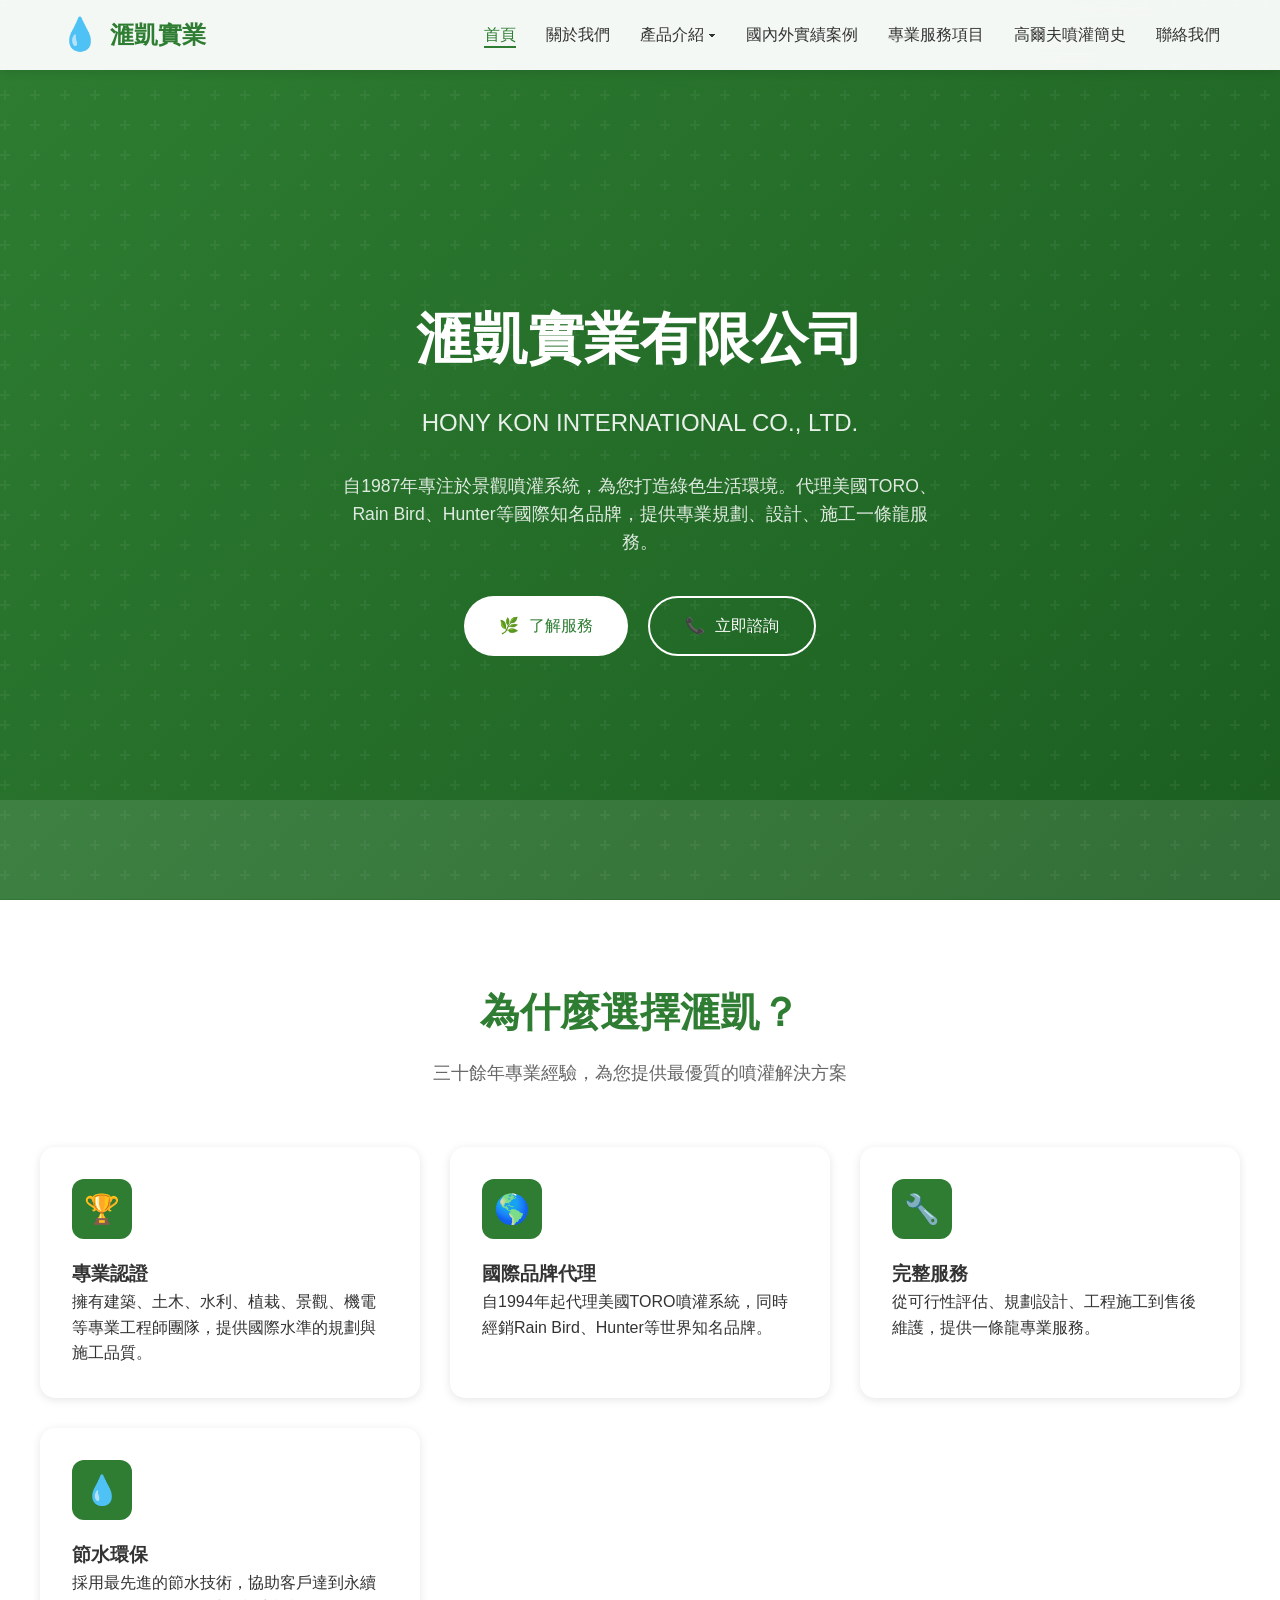
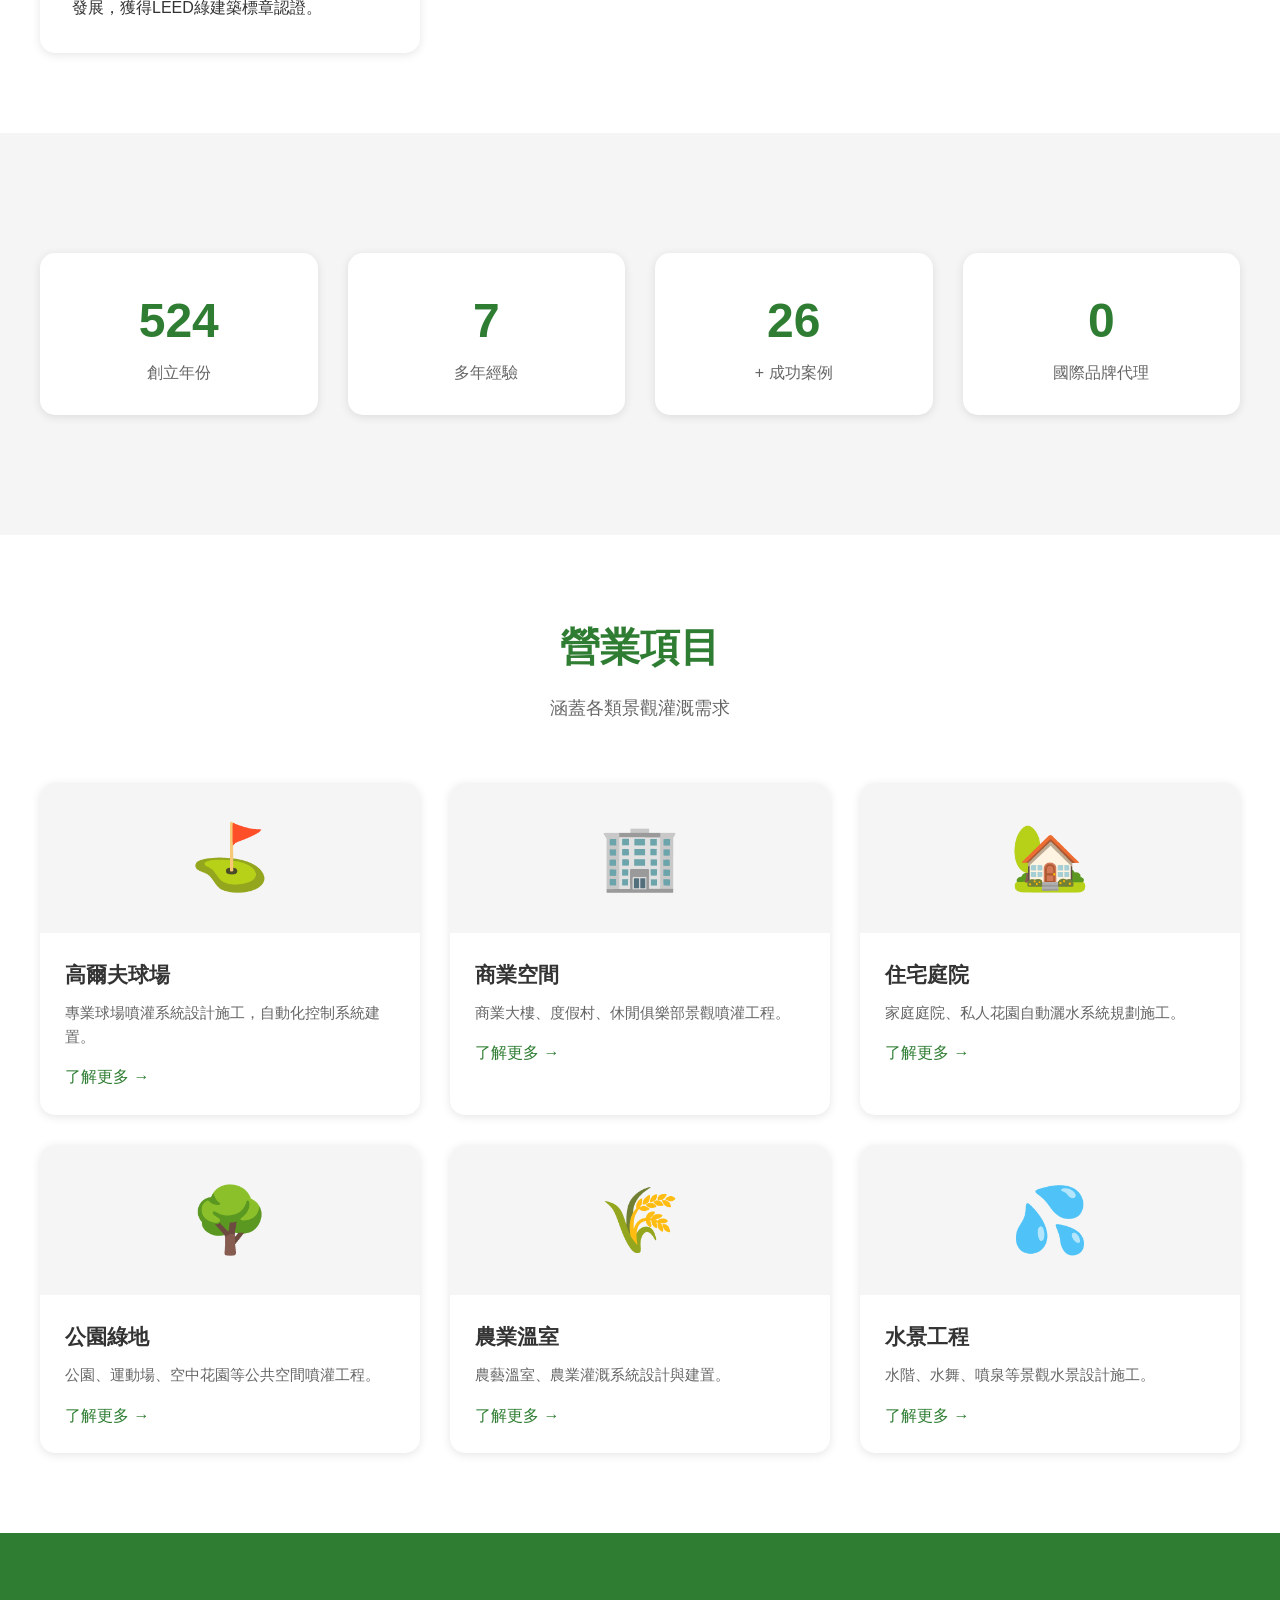
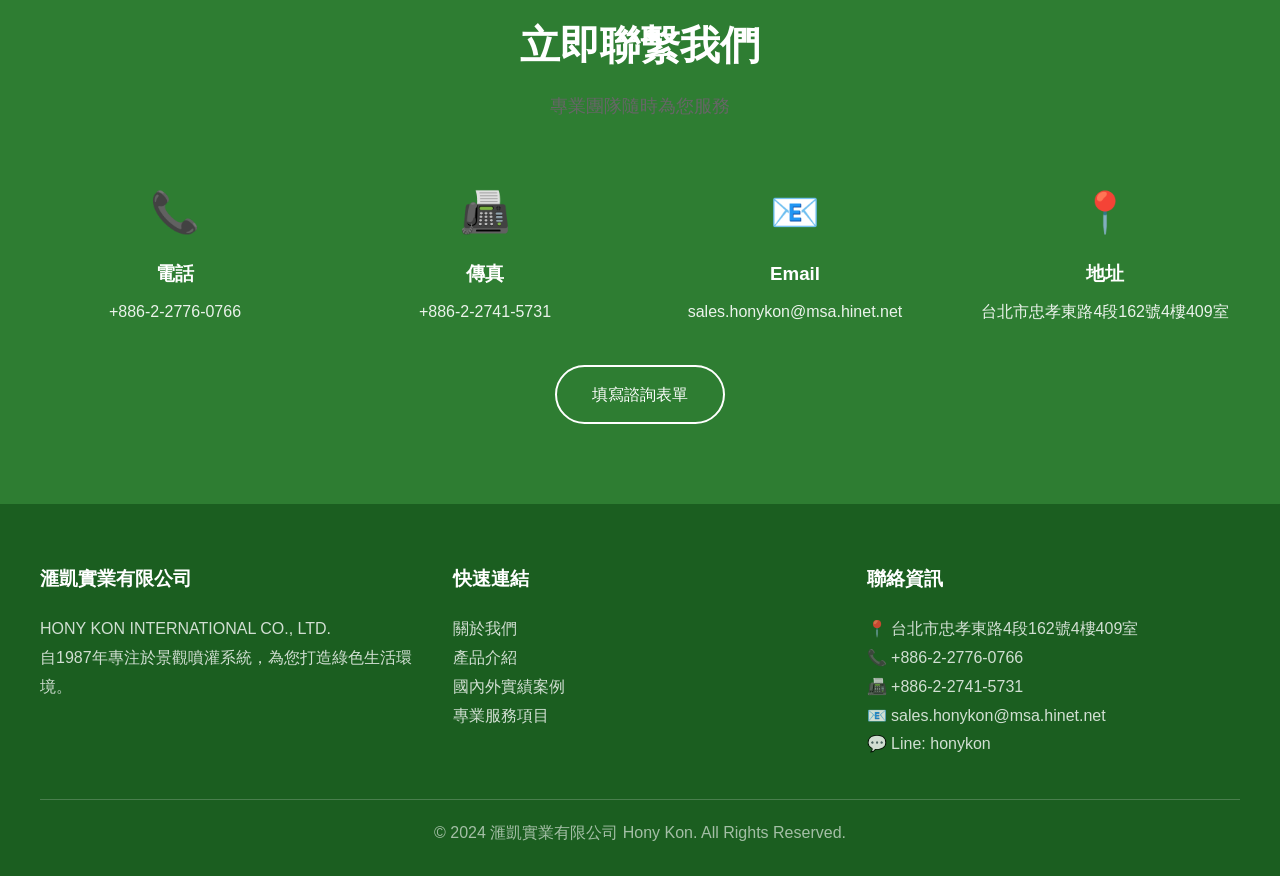
<file: index.html>
<!DOCTYPE html>
<html lang="zh-TW">
<head>
    <meta charset="UTF-8">
    <meta name="viewport" content="width=device-width, initial-scale=1.0">
    <title>💧滙凱實業 - 景觀噴灌系統專家 | Hony Kon</title>
    <meta name="description" content="滙凱實業有限公司專業提供景觀噴灌、噴灌系統、園藝灌溉、自動灑水解決方案。自1987年成立，代理美國TORO、Rain Bird、Hunter等國際品牌。">
    <link rel="stylesheet" href="styles.css">
</head>
<body>
    <!-- Preloader -->
    <div class="preloader">
        <div class="preloader-drops">
            <div class="preloader-drop"></div>
            <div class="preloader-drop"></div>
            <div class="preloader-drop"></div>
            <div class="preloader-drop"></div>
            <div class="preloader-drop"></div>
        </div>
        <p>載入中...</p>
    </div>

    <!-- Navigation -->
    <nav class="navbar">
        <div class="nav-container">
            <a href="index.html" class="logo">
                <span class="logo-icon">💧</span>
                <span>滙凱實業</span>
            </a>
            <ul class="nav-links">
                <li><a href="index.html" class="active">首頁</a></li>
                <li><a href="about.html">關於我們</a></li>
                <li class="dropdown">
                    <a href="products.html">產品介紹 ▾</a>
                    <ul class="dropdown-menu">
                        <li class="sub-dropdown"><a href="products.html#toro">TORO 系列 ▸</a>
                            <ul class="sub-menu">
                                <li><a href="evolution-controller.html">Evolution控制器</a></li>
                                <li><a href="water-smart.html">智能節水系列 Water Smart</a></li>                                
                                <li><a href="agriculture.html">農業灌溉設備</a></li>
                            </ul>
                        </li>
                        <li><a href="products.html#rainbird">Rain Bird 系列</a></li>
                        <li><a href="products.html#hunter">Hunter 系列</a></li>
                    </ul>
                </li>
                <li><a href="portfolio.html">國內外實績案例</a></li>
				<li><a href="services.html">專業服務項目</a></li>
                <li><a href="history.html">高爾夫噴灌簡史</a></li>
                <li><a href="contact.html">聯絡我們</a></li>
            </ul>
            <button class="mobile-menu-btn">☰</button>
        </div>
    </nav>

    <!-- Mobile Navigation -->
    <div class="mobile-nav-overlay"></div>
    <div class="mobile-nav">
        <button class="mobile-nav-close">✕</button>
        <ul class="mobile-nav-links">
            <li><a href="index.html">首頁</a></li>
            <li><a href="about.html">關於我們</a></li>
            <li class="mobile-has-sub">
                <a href="products.html">產品介紹</a>
                <ul class="mobile-sub-menu" style="list-style: none; padding-left: 20px;">
                    <li style="list-style: none;">
                        <div style="display: flex; justify-content: space-between; align-items: center; padding: 10px 0;">
                            <a href="products.html#toro" style="color: #666; text-decoration: none; flex-grow: 1;">TORO 系列</a>
                            <span class="arrow-icon-toggle" style="cursor: pointer; padding: 10px; color: #2e7d32; font-size: 0.8rem;">▼</span>
                        </div>
                        <ul class="toro-sub-items" style="display: none; list-style: none; padding-left: 15px; border-left: 2px solid #2e7d32; margin-bottom: 10px;">
                            <li><a href="evolution-controller.html" style="padding: 8px 0; display: block;">Evolution控制器</a></li>
                            <li><a href="water-smart.html" style="padding: 8px 0; display: block;">智能節水系列 Water Smart</a></li>
                            <li><a href="agriculture.html" style="padding: 8px 0; display: block;">農業灌溉設備</a></li>
                        </ul>
                    </li>
                    <li><a href="products.html#rainbird">Rain Bird 系列</a></li>
                    <li><a href="products.html#hunter">Hunter 系列</a></li>
                </ul>
            </li>
            <li><a href="portfolio.html">國內外實績案例</a></li>
			<li><a href="services.html">專業服務項目</a></li>
            <li><a href="history.html">高爾夫噴灌簡史</a></li>
            <li><a href="contact.html">聯絡我們</a></li>
        </ul>
    </div>

    <!-- Hero Section -->
    <section class="hero">
        <div class="hero-content">
            <h1>滙凱實業有限公司</h1>
            <p class="hero-subtitle">HONY KON INTERNATIONAL CO., LTD.</p>
            <p class="hero-description">自1987年專注於景觀噴灌系統，為您打造綠色生活環境。代理美國TORO、Rain Bird、Hunter等國際知名品牌，提供專業規劃、設計、施工一條龍服務。</p>
            <div class="hero-buttons">
                <a href="services.html" class="btn btn-primary">
                    <span>🌿</span> 了解服務
                </a>
                <a href="contact.html" class="btn btn-outline">
                    <span>📞</span> 立即諮詢
                </a>
            </div>
        </div>
        <div class="hero-water-animation"></div>
    </section>

    <!-- Features Section -->
    <section id="features">
        <div class="container">
            <div class="section-header animate-on-scroll">
                <h2>為什麼選擇滙凱？</h2>
                <p>三十餘年專業經驗，為您提供最優質的噴灌解決方案</p>
            </div>
            <div class="card-grid">
                <div class="feature-card animate-on-scroll" data-reveal data-delay="0">
                    <div class="icon">🏆</div>
                    <h3>專業認證</h3>
                    <p>擁有建築、土木、水利、植栽、景觀、機電等專業工程師團隊，提供國際水準的規劃與施工品質。</p>
                </div>
                <div class="feature-card animate-on-scroll" data-reveal data-delay="100">
                    <div class="icon">🌎</div>
                    <h3>國際品牌代理</h3>
                    <p>自1994年起代理美國TORO噴灌系統，同時經銷Rain Bird、Hunter等世界知名品牌。</p>
                </div>
                <div class="feature-card animate-on-scroll" data-reveal data-delay="200">
                    <div class="icon">🔧</div>
                    <h3>完整服務</h3>
                    <p>從可行性評估、規劃設計、工程施工到售後維護，提供一條龍專業服務。</p>
                </div>
                <div class="feature-card animate-on-scroll" data-reveal data-delay="300">
                    <div class="icon">💧</div>
                    <h3>節水環保</h3>
                    <p>採用最先進的節水技術，協助客戶達到永續發展，獲得LEED綠建築標章認證。</p>
                </div>
            </div>
        </div>
    </section>

    <!-- Stats Section -->
    <section style="background: var(--bg-light);">
        <div class="container">
            <div class="stats-grid">
                <div class="stat-card animate-on-scroll">
                    <div class="counter" data-target="1987">0</div>
                    <div class="counter-label">創立年份</div>
                </div>
                <div class="stat-card animate-on-scroll">
                    <div class="counter" data-target="30">0</div>
                    <div class="counter-label">多年經驗</div>
                </div>
                <div class="stat-card animate-on-scroll">
                    <div class="counter" data-target="100">0</div>
                    <div class="counter-label">+ 成功案例</div>
                </div>
                <div class="stat-card animate-on-scroll">
                    <div class="counter" data-target="3">0</div>
                    <div class="counter-label">國際品牌代理</div>
                </div>
            </div>
        </div>
    </section>

    <!-- Services Preview -->
    <section>
        <div class="container">
            <div class="section-header animate-on-scroll">
                <h2>營業項目</h2>
                <p>涵蓋各類景觀灌溉需求</p>
            </div>
            <div class="card-grid">
                <div class="card animate-on-scroll">
                    <div class="card-icon">⛳</div>
                    <div class="card-content">
                        <h3>高爾夫球場</h3>
                        <p>專業球場噴灌系統設計施工，自動化控制系統建置。</p>
                        <a href="services.html#golf" class="card-link">了解更多 →</a>
                    </div>
                </div>
                <div class="card animate-on-scroll">
                    <div class="card-icon">🏢</div>
                    <div class="card-content">
                        <h3>商業空間</h3>
                        <p>商業大樓、度假村、休閒俱樂部景觀噴灌工程。</p>
                        <a href="services.html#commercial" class="card-link">了解更多 →</a>
                    </div>
                </div>
                <div class="card animate-on-scroll">
                    <div class="card-icon">🏡</div>
                    <div class="card-content">
                        <h3>住宅庭院</h3>
                        <p>家庭庭院、私人花園自動灑水系統規劃施工。</p>
                        <a href="services.html#residential" class="card-link">了解更多 →</a>
                    </div>
                </div>
                <div class="card animate-on-scroll">
                    <div class="card-icon">🌳</div>
                    <div class="card-content">
                        <h3>公園綠地</h3>
                        <p>公園、運動場、空中花園等公共空間噴灌工程。</p>
                        <a href="services.html#public" class="card-link">了解更多 →</a>
                    </div>
                </div>
                <div class="card animate-on-scroll">
                    <div class="card-icon">🌾</div>
                    <div class="card-content">
                        <h3>農業溫室</h3>
                        <p>農藝溫室、農業灌溉系統設計與建置。</p>
                        <a href="services.html#agriculture" class="card-link">了解更多 →</a>
                    </div>
                </div>
                <div class="card animate-on-scroll">
                    <div class="card-icon">💦</div>
                    <div class="card-content">
                        <h3>水景工程</h3>
                        <p>水階、水舞、噴泉等景觀水景設計施工。</p>
                        <a href="services.html#water" class="card-link">了解更多 →</a>
                    </div>
                </div>
            </div>
        </div>
    </section>

    <!-- Contact CTA -->
    <section class="contact-section">
        <div class="container">
            <div class="section-header" style="color: white;">
                <h2 style="color: white;">立即聯繫我們</h2>
                <p>專業團隊隨時為您服務</p>
            </div>
            <div class="contact-grid">
                <div class="contact-item">
                    <div class="icon">📞</div>
                    <h3>電話</h3>
                    <p><a href="tel:+886-2-2776-0766">+886-2-2776-0766</a></p>
                </div>
                <div class="contact-item">
                    <div class="icon">📠</div>
                    <h3>傳真</h3>
                    <p>+886-2-2741-5731</p>
                </div>
                <div class="contact-item">
                    <div class="icon">📧</div>
                    <h3>Email</h3>
                    <p><a href="mailto:sales.honykon@msa.hinet.net">sales.honykon@msa.hinet.net</a></p>
                </div>
                <div class="contact-item">
                    <div class="icon">📍</div>
                    <h3>地址</h3>
                    <p>台北市忠孝東路4段162號4樓409室</p>
                </div>
            </div>
            <div style="text-align: center; margin-top: 40px;">
                <a href="contact.html" class="btn btn-outline" style="border-color: white; color: white;">填寫諮詢表單</a>
            </div>
        </div>
    </section>

    <!-- Footer -->
    <footer class="footer">
        <div class="container">
            <div class="footer-grid">
                <div class="footer-col">
                    <h4>滙凱實業有限公司</h4>
                    <p>HONY KON INTERNATIONAL CO., LTD.</p>
                    <p>自1987年專注於景觀噴灌系統，為您打造綠色生活環境。</p>
                </div>
                <div class="footer-col">
                    <h4>快速連結</h4>
                    <p><a href="about.html">關於我們</a></p>
                    <p><a href="products.html">產品介紹</a></p>
                    <p><a href="portfolio.html">國內外實績案例</a></p>
                    <p><a href="services.html">專業服務項目</a></p>                    
                </div>
                <div class="footer-col">
                    <h4>聯絡資訊</h4>
                    <p>📍 台北市忠孝東路4段162號4樓409室</p>
                    <p>📞 +886-2-2776-0766</p>
                    <p>📠 +886-2-2741-5731</p>
                    <p>📧 sales.honykon@msa.hinet.net</p>
                    <p>💬 Line: honykon</p>
                </div>
            </div>
            <div class="footer-bottom">
                <p>© 2024 滙凱實業有限公司 Hony Kon. All Rights Reserved.</p>
            </div>
        </div>
    </footer>

    <!-- Back to Top -->
    <button class="back-to-top">↑</button>

    <script src="app.js"></script>
</body>
</html>
</file>
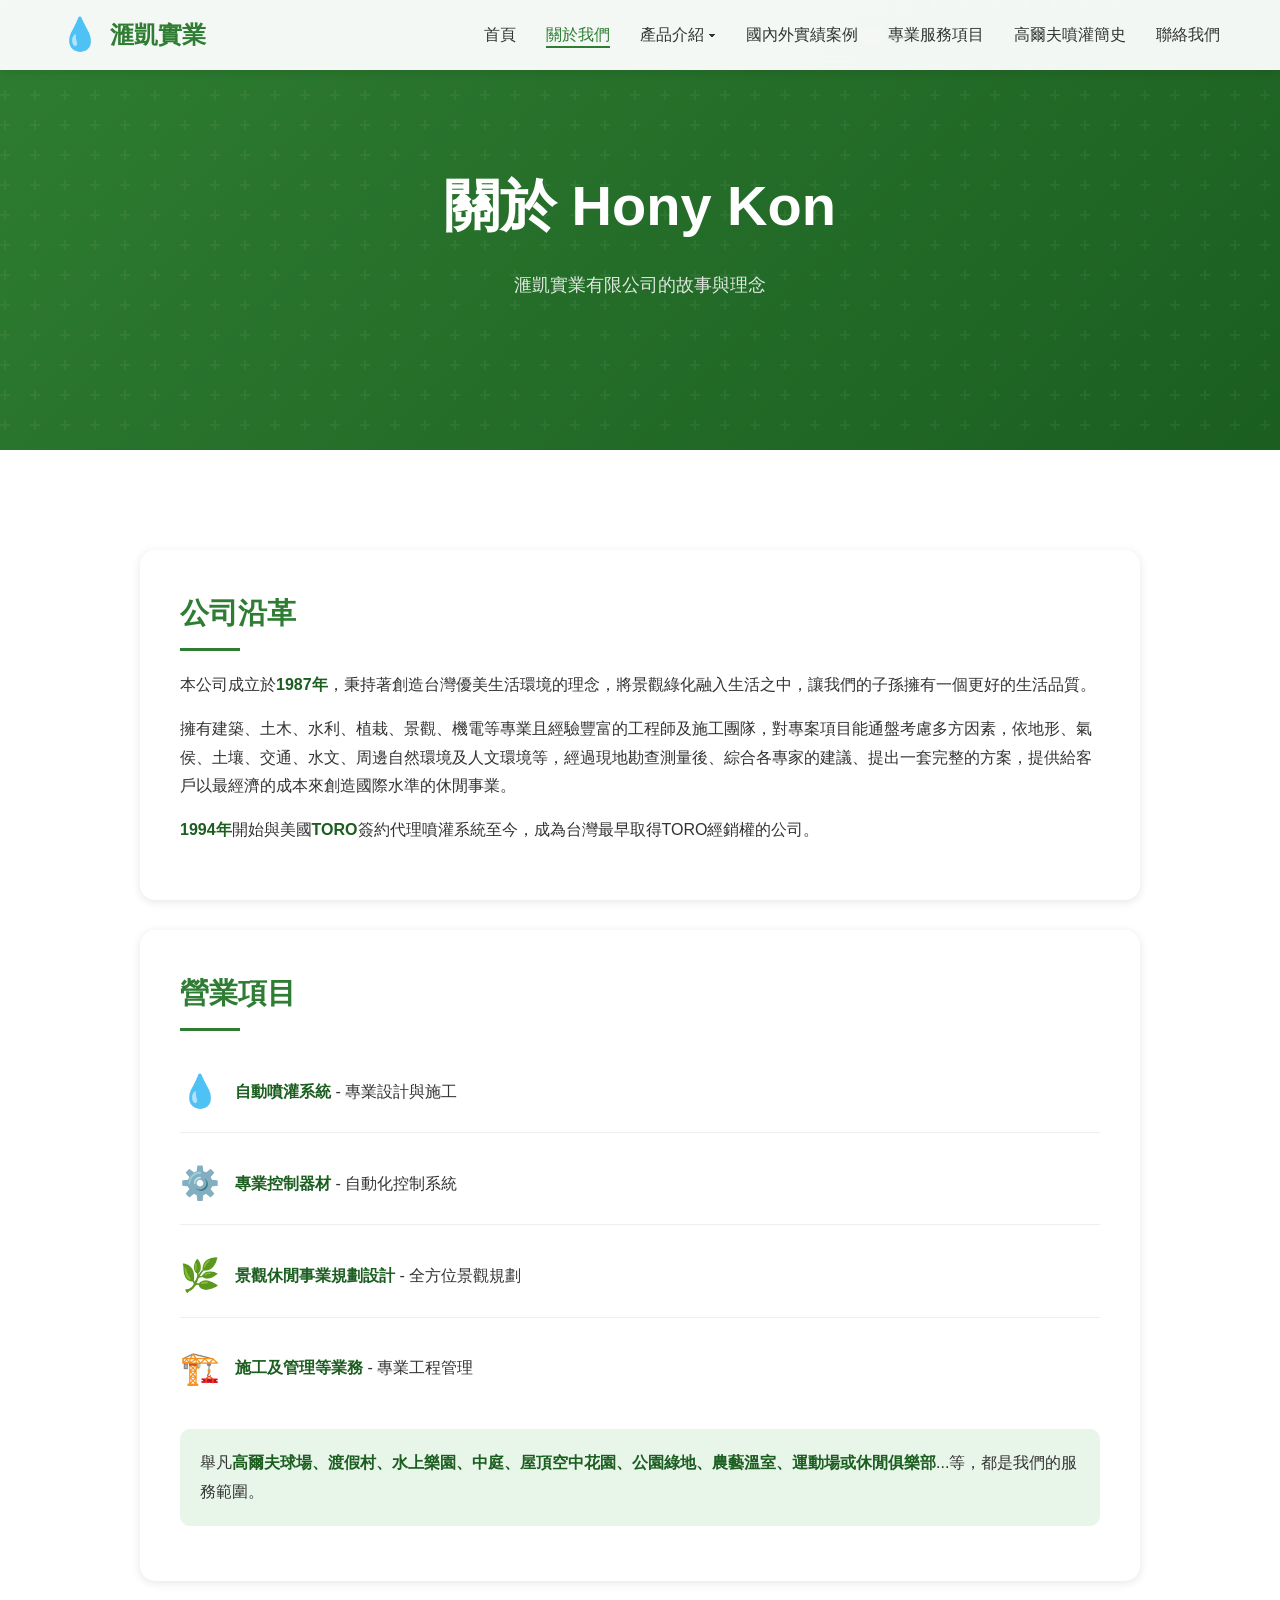
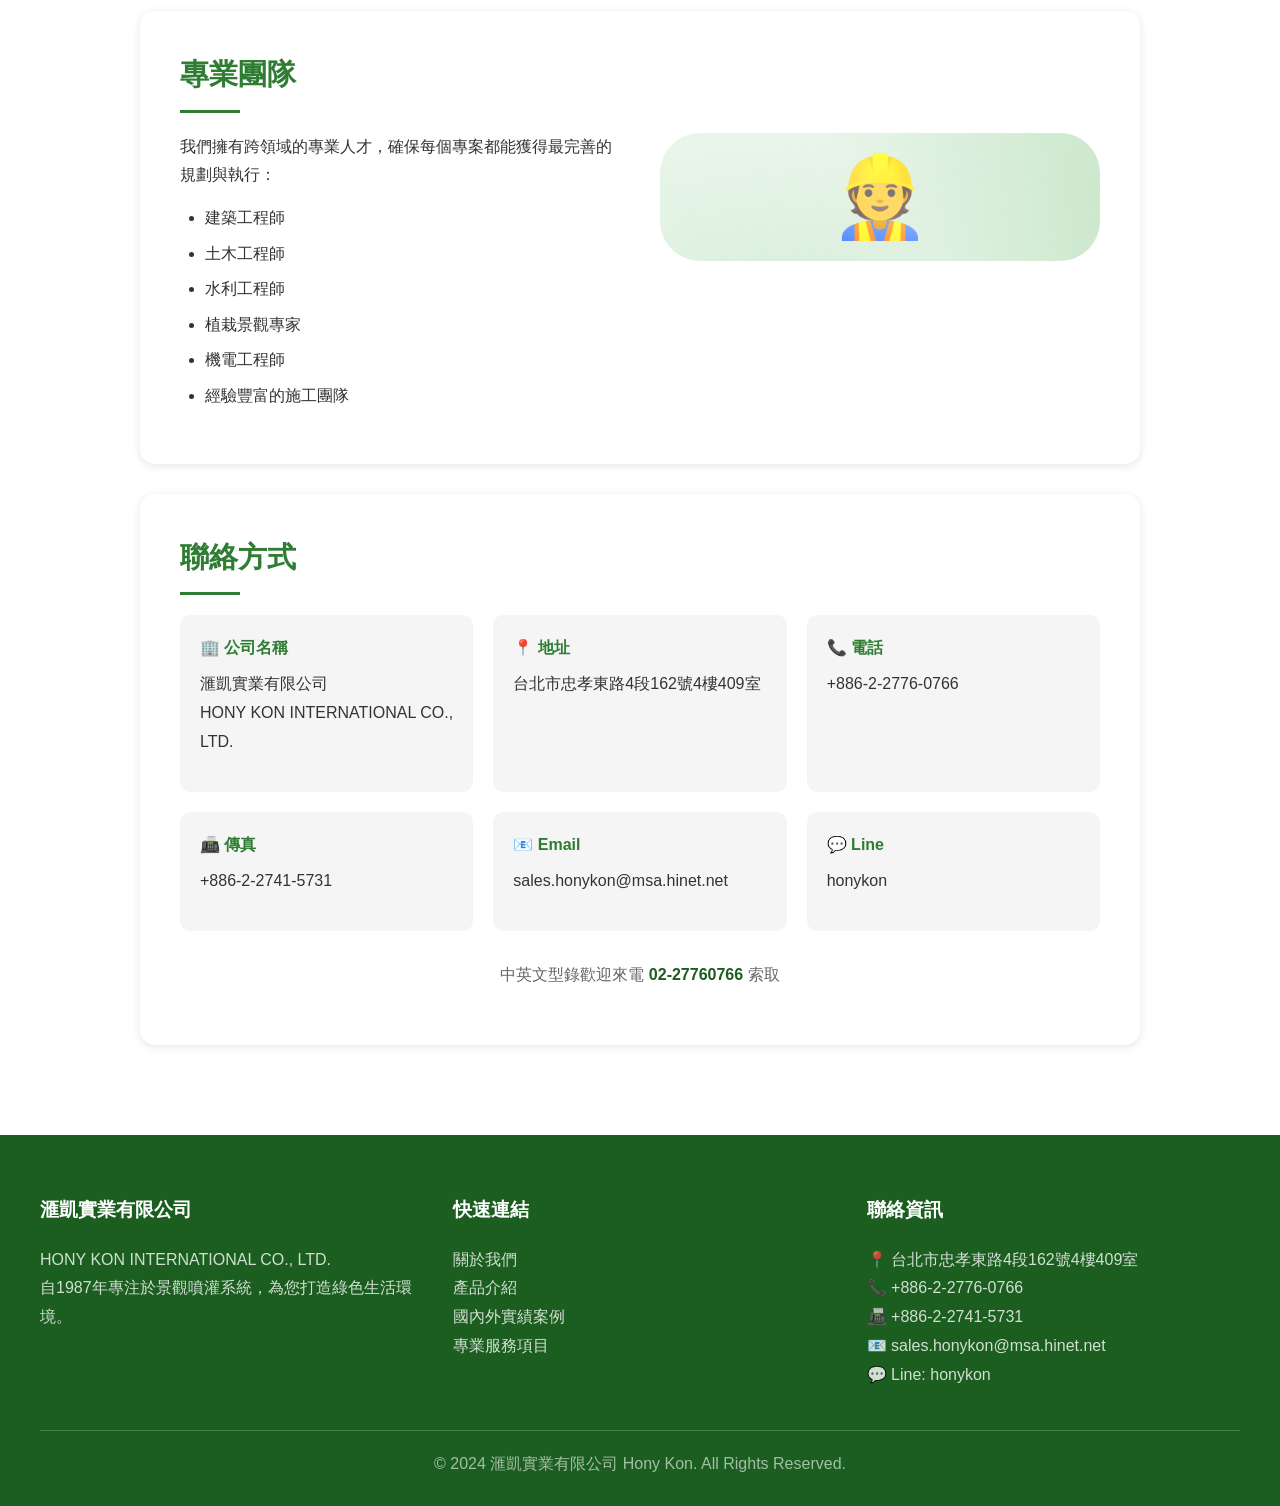
<file: about.html>
<!DOCTYPE html>
<html lang="zh-TW">
<head>
    <meta charset="UTF-8">
    <meta name="viewport" content="width=device-width, initial-scale=1.0">
    <title>💧關於我們 | 滙凱實業 - 景觀噴灌系統專家</title>
    <meta name="description" content="了解滙凱實業有限公司的歷史沿革、公司理念與專業團隊。自1987年成立，致力於創造台灣優美生活環境。">
    <link rel="stylesheet" href="styles.css">
</head>
<body>
    <!-- Preloader -->
    <div class="preloader">
        <div class="preloader-drops">
            <div class="preloader-drop"></div>
            <div class="preloader-drop"></div>
            <div class="preloader-drop"></div>
            <div class="preloader-drop"></div>
            <div class="preloader-drop"></div>
        </div>
        <p>載入中...</p>
    </div>

    <!-- Navigation -->
    <nav class="navbar">
        <div class="nav-container">
            <a href="index.html" class="logo">
                <span class="logo-icon">💧</span>
                <span>滙凱實業</span>
            </a>
            <ul class="nav-links">
                <li><a href="index.html">首頁</a></li>
                <li><a href="about.html" class="active">關於我們</a></li>
                <li class="dropdown">
                    <a href="products.html">產品介紹 ▾</a>
                    <ul class="dropdown-menu">
                        <li class="sub-dropdown"><a href="products.html#toro">TORO 系列 ▸</a>
                            <ul class="sub-menu">
                                <li><a href="evolution-controller.html">Evolution控制器</a></li>
                                <li><a href="water-smart.html">智能節水系列 Water Smart</a></li>                                
                                <li><a href="agriculture.html">農業灌溉設備</a></li>
                            </ul>
                        </li>
                        <li><a href="products.html#rainbird">Rain Bird 系列</a></li>
                        <li><a href="products.html#hunter">Hunter 系列</a></li>
                    </ul>
                </li>
                <li><a href="portfolio.html">國內外實績案例</a></li>
				<li><a href="services.html">專業服務項目</a></li>
                <li><a href="history.html">高爾夫噴灌簡史</a></li>
                <li><a href="contact.html">聯絡我們</a></li>
            </ul>
            <button class="mobile-menu-btn">☰</button>
        </div>
    </nav>

    <!-- Mobile Navigation -->
    <div class="mobile-nav-overlay"></div>
    <div class="mobile-nav">
        <button class="mobile-nav-close">✕</button>
        <ul class="mobile-nav-links">
            <li><a href="index.html">首頁</a></li>
            <li><a href="about.html">關於我們</a></li>
            <li class="mobile-has-sub">
                <a href="products.html">產品介紹</a>
                <ul class="mobile-sub-menu" style="list-style: none; padding-left: 20px;">
                    <li style="list-style: none;">
                        <div style="display: flex; justify-content: space-between; align-items: center; padding: 10px 0;">
                            <a href="products.html#toro" style="color: #666; text-decoration: none; flex-grow: 1;">TORO 系列</a>
                            <span class="arrow-icon-toggle" style="cursor: pointer; padding: 10px; color: #2e7d32; font-size: 0.8rem;">▼</span>
                        </div>
                        <ul class="toro-sub-items" style="display: none; list-style: none; padding-left: 15px; border-left: 2px solid #2e7d32; margin-bottom: 10px;">
                            <li><a href="evolution-controller.html" style="padding: 8px 0; display: block;">Evolution控制器</a></li>
                            <li><a href="water-smart.html" style="padding: 8px 0; display: block;">智能節水系列 Water Smart</a></li>
                            <li><a href="agriculture.html" style="padding: 8px 0; display: block;">農業灌溉設備</a></li>
                        </ul>
                    </li>
                    <li><a href="products.html#rainbird">Rain Bird 系列</a></li>
                    <li><a href="products.html#hunter">Hunter 系列</a></li>
                </ul>
            </li>
            <li><a href="portfolio.html">國內外實績案例</a></li>
			<li><a href="services.html">專業服務項目</a></li>
            <li><a href="history.html">高爾夫噴灌簡史</a></li>
            <li><a href="contact.html">聯絡我們</a></li>
        </ul>
    </div>

    <!-- Hero Section -->
    <section class="hero" style="min-height: 50vh;">
        <div class="hero-content">
            <h1>關於 Hony Kon</h1>
            <p class="hero-description">滙凱實業有限公司的故事與理念</p>
        </div>
    </section>

    <!-- Content Section -->
    <section class="content-section">
        <div class="content-wrapper">
            <!-- Company Introduction -->
            <div class="content-block animate-on-scroll">
                <h2 class="section-title">公司沿革</h2>
                <p>本公司成立於<strong>1987年</strong>，秉持著創造台灣優美生活環境的理念，將景觀綠化融入生活之中，讓我們的子孫擁有一個更好的生活品質。</p>
                <p>擁有建築、土木、水利、植栽、景觀、機電等專業且經驗豐富的工程師及施工團隊，對專案項目能通盤考慮多方因素，依地形、氣侯、土壤、交通、水文、周邊自然環境及人文環境等，經過現地勘查測量後、綜合各專家的建議、提出一套完整的方案，提供給客戶以最經濟的成本來創造國際水準的休閒事業。</p>
                <p><strong>1994年</strong>開始與美國<strong>TORO</strong>簽約代理噴灌系統至今，成為台灣最早取得TORO經銷權的公司。</p>
            </div>

            <!-- Business Items -->
            <div class="content-block animate-on-scroll">
                <h2 class="section-title">營業項目</h2>
                <ul style="list-style: none; padding: 0;">
                    <li style="padding: 15px 0; border-bottom: 1px solid #eee; display: flex; align-items: center; gap: 15px;">
                        <span style="font-size: 2rem;">💧</span>
                        <span><strong>自動噴灌系統</strong> - 專業設計與施工</span>
                    </li>
                    <li style="padding: 15px 0; border-bottom: 1px solid #eee; display: flex; align-items: center; gap: 15px;">
                        <span style="font-size: 2rem;">⚙️</span>
                        <span><strong>專業控制器材</strong> - 自動化控制系統</span>
                    </li>
                    <li style="padding: 15px 0; border-bottom: 1px solid #eee; display: flex; align-items: center; gap: 15px;">
                        <span style="font-size: 2rem;">🌿</span>
                        <span><strong>景觀休閒事業規劃設計</strong> - 全方位景觀規劃</span>
                    </li>
                    <li style="padding: 15px 0; display: flex; align-items: center; gap: 15px;">
                        <span style="font-size: 2rem;">🏗️</span>
                        <span><strong>施工及管理等業務</strong> - 專業工程管理</span>
                    </li>
                </ul>
                <p style="margin-top: 20px; padding: 20px; background: #e8f5e9; border-radius: 10px;">
                    舉凡<strong>高爾夫球場、渡假村、水上樂園、中庭、屋頂空中花園、公園綠地、農藝溫室、運動場或休閒俱樂部</strong>...等，都是我們的服務範圍。
                </p>
            </div>

            <!-- Expertise -->
            <div class="content-block animate-on-scroll">
                <h2 class="section-title">專業團隊</h2>
                <div class="two-column">
                    <div>
                        <p>我們擁有跨領域的專業人才，確保每個專案都能獲得最完善的規劃與執行：</p>
                        <ul>
                            <li>建築工程師</li>
                            <li>土木工程師</li>
                            <li>水利工程師</li>
                            <li>植栽景觀專家</li>
                            <li>機電工程師</li>
                            <li>經驗豐富的施工團隊</li>
                        </ul>
                    </div>
                    <div class="image-placeholder">
                        👷
                    </div>
                </div>
            </div>

            <!-- Contact Info -->
            <div class="content-block animate-on-scroll">
                <h2 class="section-title">聯絡方式</h2>
                <div class="contact-grid" style="display: grid; grid-template-columns: repeat(auto-fit, minmax(250px, 1fr)); gap: 20px; margin-top: 20px;">
                    <div style="padding: 20px; background: var(--bg-light); border-radius: 10px;">
                        <h4 style="color: var(--primary); margin-bottom: 10px;">🏢 公司名稱</h4>
                        <p>滙凱實業有限公司<br>HONY KON INTERNATIONAL CO., LTD.</p>
                    </div>
                    <div style="padding: 20px; background: var(--bg-light); border-radius: 10px;">
                        <h4 style="color: var(--primary); margin-bottom: 10px;">📍 地址</h4>
                        <p>台北市忠孝東路4段162號4樓409室</p>
                    </div>
                    <div style="padding: 20px; background: var(--bg-light); border-radius: 10px;">
                        <h4 style="color: var(--primary); margin-bottom: 10px;">📞 電話</h4>
                        <p>+886-2-2776-0766</p>
                    </div>
                    <div style="padding: 20px; background: var(--bg-light); border-radius: 10px;">
                        <h4 style="color: var(--primary); margin-bottom: 10px;">📠 傳真</h4>
                        <p>+886-2-2741-5731</p>
                    </div>
                    <div style="padding: 20px; background: var(--bg-light); border-radius: 10px;">
                        <h4 style="color: var(--primary); margin-bottom: 10px;">📧 Email</h4>
                        <p>sales.honykon@msa.hinet.net</p>
                    </div>
                    <div style="padding: 20px; background: var(--bg-light); border-radius: 10px;">
                        <h4 style="color: var(--primary); margin-bottom: 10px;">💬 Line</h4>
                        <p>honykon</p>
                    </div>
                </div>
                <div style="text-align: center; margin-top: 30px;">
                    <p style="color: var(--text-light);">中英文型錄歡迎來電 <strong>02-27760766</strong> 索取</p>
                </div>
            </div>
        </div>
    </section>

    <!-- Footer -->
    <footer class="footer">
        <div class="container">
            <div class="footer-grid">
                <div class="footer-col">
                    <h4>滙凱實業有限公司</h4>
                    <p>HONY KON INTERNATIONAL CO., LTD.</p>
                    <p>自1987年專注於景觀噴灌系統，為您打造綠色生活環境。</p>
                </div>
                <div class="footer-col">
                    <h4>快速連結</h4>
                    <p><a href="about.html">關於我們</a></p>
                    <p><a href="products.html">產品介紹</a></p>
                    <p><a href="portfolio.html">國內外實績案例</a></p>
                    <p><a href="services.html">專業服務項目</a></p>
                </div>
                <div class="footer-col">
                    <h4>聯絡資訊</h4>
                    <p>📍 台北市忠孝東路4段162號4樓409室</p>
                    <p>📞 +886-2-2776-0766</p>
                    <p>📠 +886-2-2741-5731</p>
                    <p>📧 sales.honykon@msa.hinet.net</p>
                    <p>💬 Line: honykon</p>
                </div>
            </div>
            <div class="footer-bottom">
                <p>© 2024 滙凱實業有限公司 Hony Kon. All Rights Reserved.</p>
            </div>
        </div>
    </footer>

    <!-- Back to Top -->
    <button class="back-to-top">↑</button>

    <script src="app.js"></script>
</body>
</html>
</file>
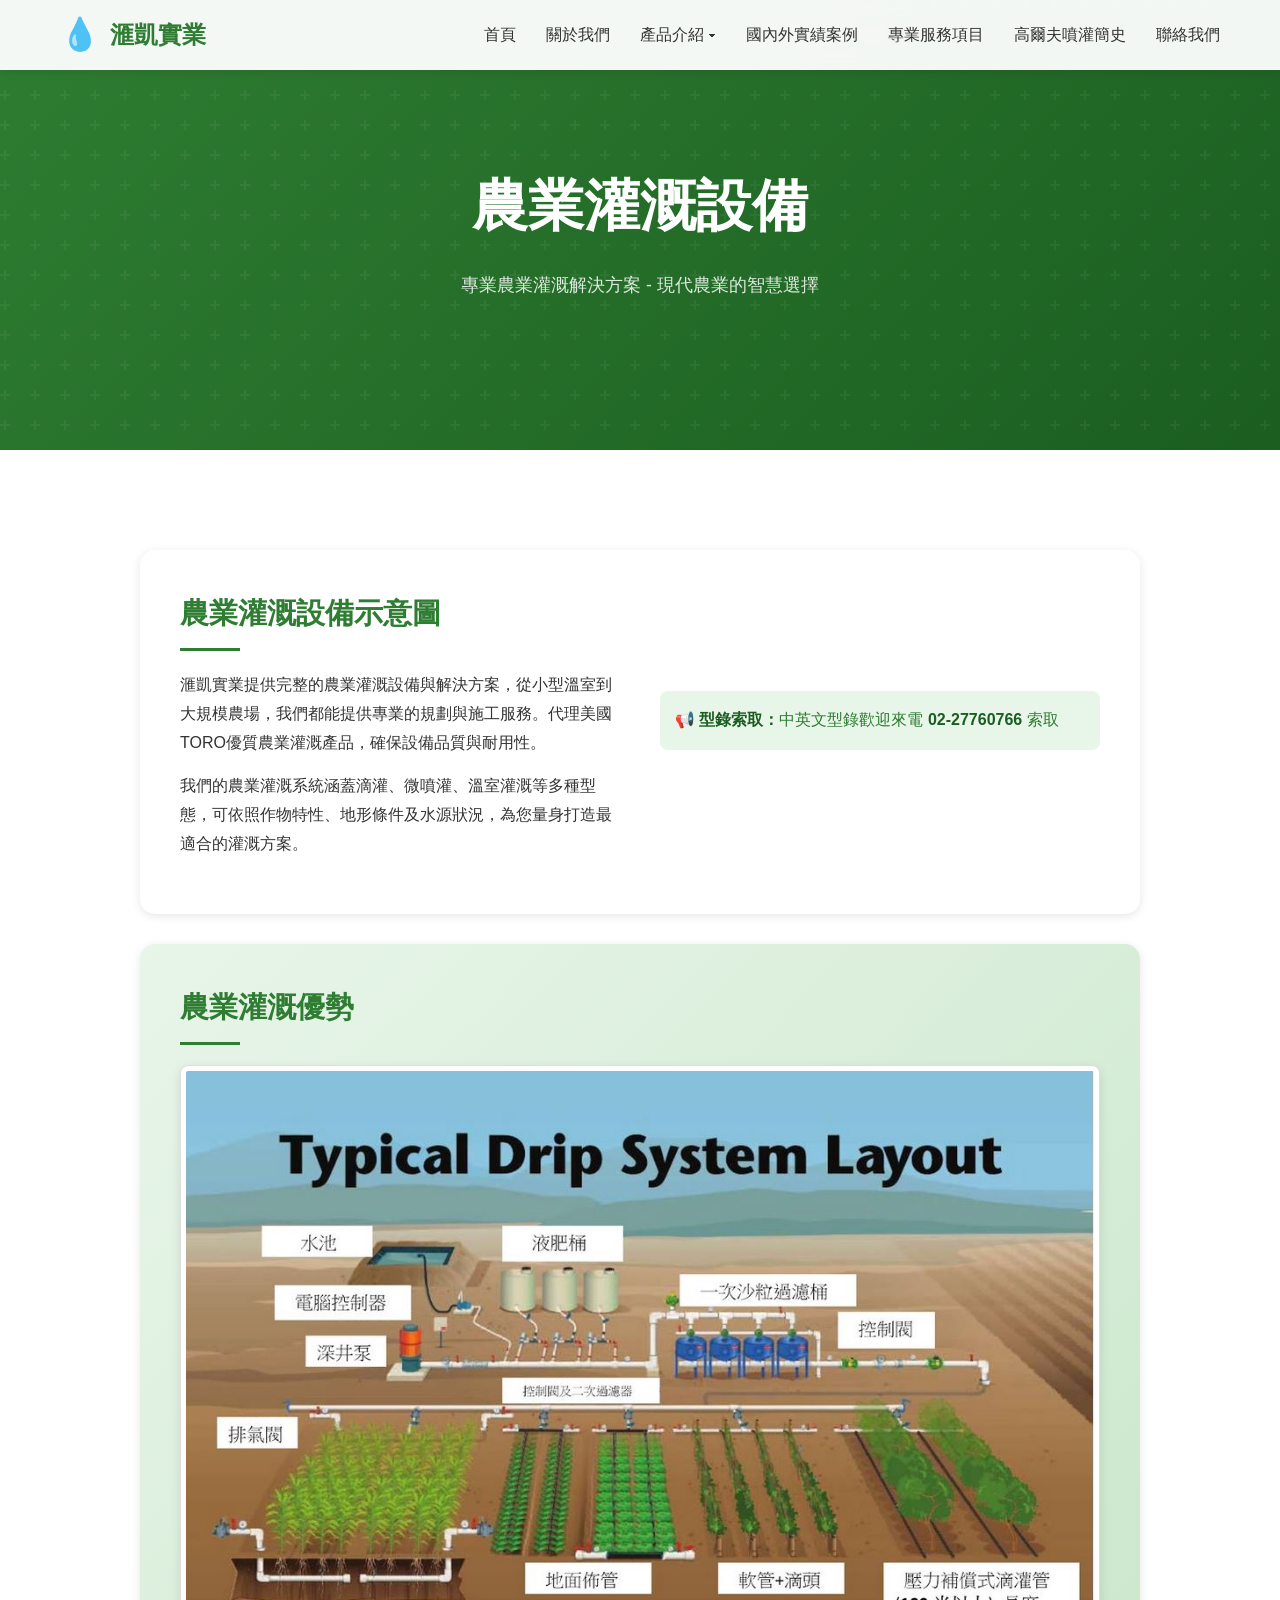
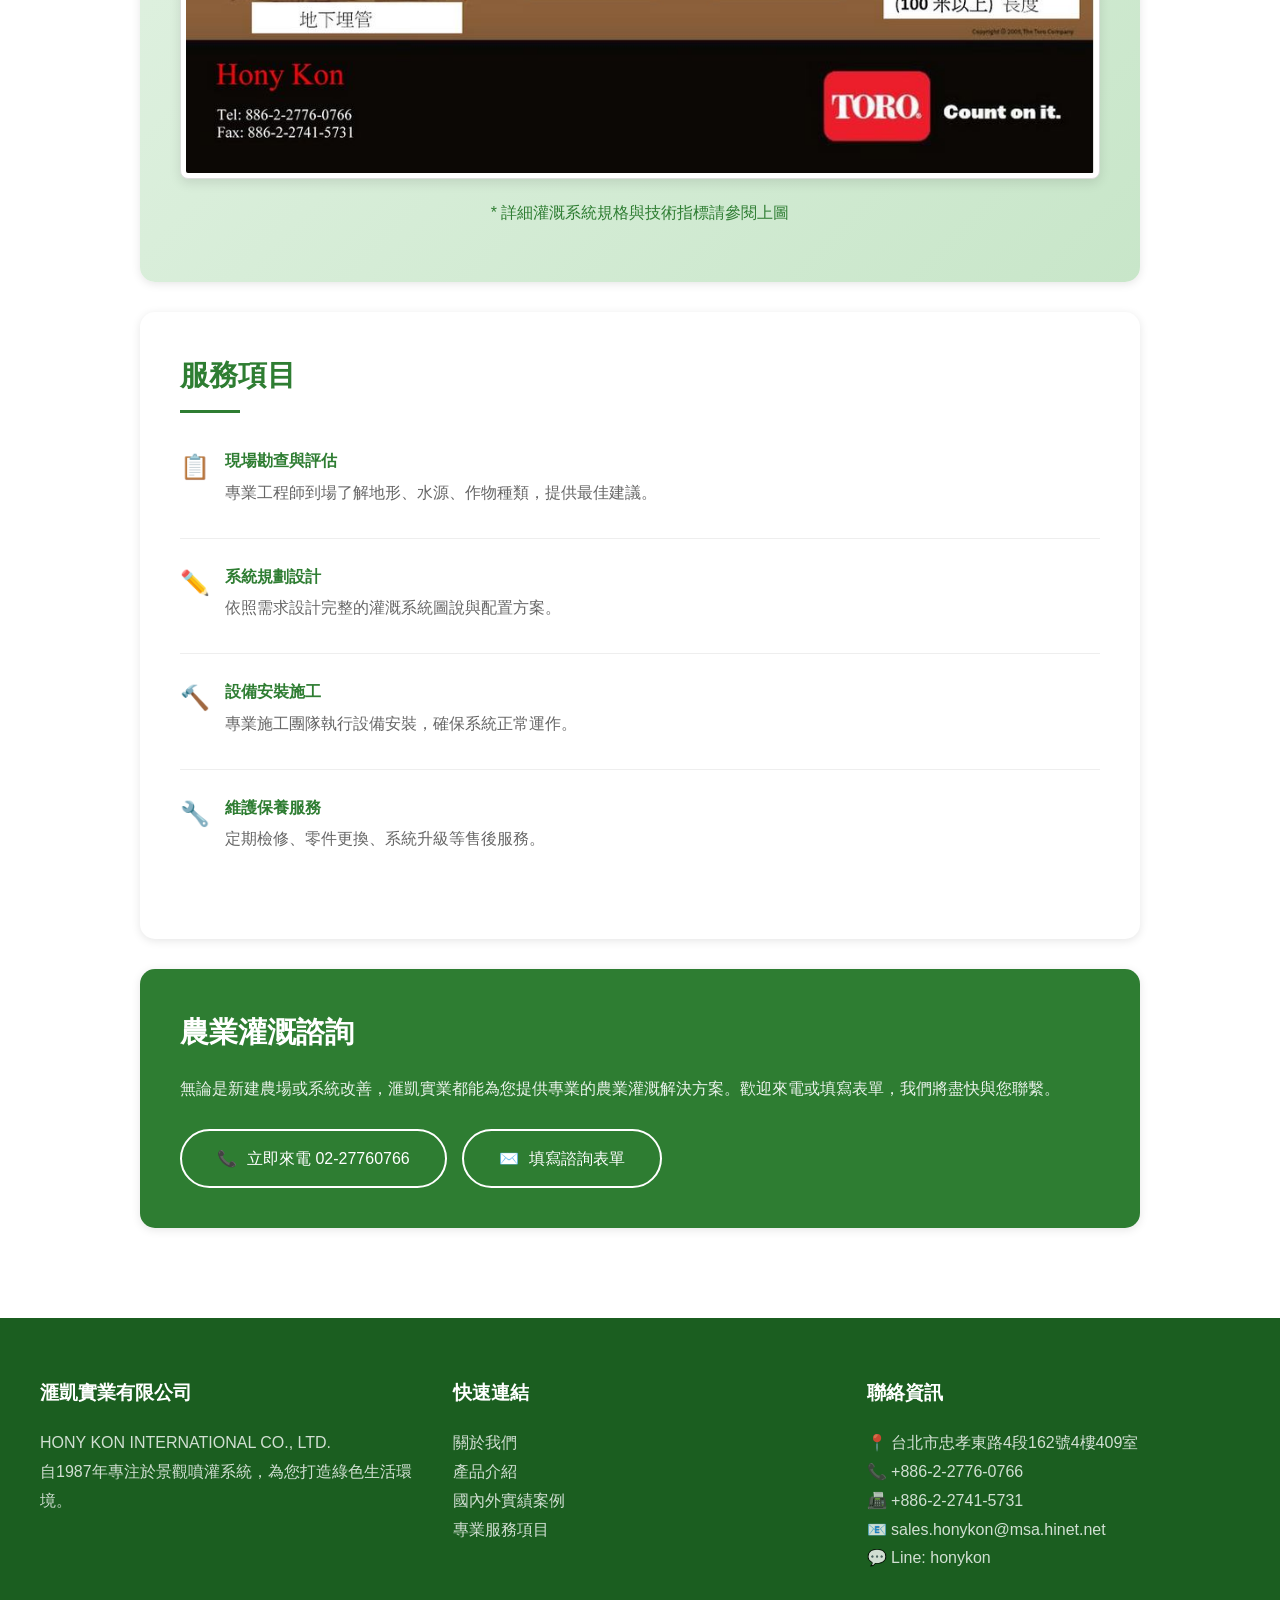
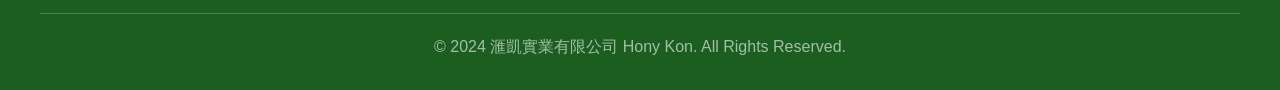
<file: agriculture.html>
<!DOCTYPE html>
<html lang="zh-TW">
<head>
    <meta charset="UTF-8">
    <meta name="viewport" content="width=device-width, initial-scale=1.0">
    <title>💧農業灌溉設備 | 滙凱實業 - TORO噴灌產品</title>
    <meta name="description" content="滙凱實業提供專業農業灌溉設備，包含滴灌系統、噴灌設備、溫室灌溉解決方案。代理美國TORO優質農業灌溉產品。">
    <link rel="stylesheet" href="styles.css">
</head>
<body>
    <!-- Preloader -->
    <div class="preloader">
        <div class="preloader-drops">
            <div class="preloader-drop"></div>
            <div class="preloader-drop"></div>
            <div class="preloader-drop"></div>
            <div class="preloader-drop"></div>
            <div class="preloader-drop"></div>
        </div>
        <p>載入中...</p>
    </div>

    <!-- Navigation -->
    <nav class="navbar">
        <div class="nav-container">
            <a href="index.html" class="logo">
                <span class="logo-icon">💧</span>
                <span>滙凱實業</span>
            </a>
            <ul class="nav-links">
                <li><a href="index.html">首頁</a></li>
                <li><a href="about.html">關於我們</a></li>
                <li class="dropdown">
                    <a href="products.html" class="active">產品介紹 ▾</a>
                    <ul class="dropdown-menu">
                        <li class="sub-dropdown"><a href="products.html#toro">TORO 系列 ▸</a>
                            <ul class="sub-menu">
                                <li><a href="evolution-controller.html">Evolution控制器</a></li>
                                <li><a href="water-smart.html">智能節水系列 Water Smart</a></li>                                
                                <li><a href="agriculture.html">農業灌溉設備</a></li>
                            </ul>
                        </li>
                        <li><a href="products.html#rainbird">Rain Bird 系列</a></li>
                        <li><a href="products.html#hunter">Hunter 系列</a></li>
                    </ul>
                </li>
                <li><a href="portfolio.html">國內外實績案例</a></li>
                <li><a href="services.html">專業服務項目</a></li>                
                <li><a href="history.html">高爾夫噴灌簡史</a></li>
                <li><a href="contact.html">聯絡我們</a></li>
            </ul>
            <button class="mobile-menu-btn">☰</button>
        </div>
    </nav>

    <!-- Mobile Navigation -->
    <div class="mobile-nav-overlay"></div>
    <div class="mobile-nav">
        <button class="mobile-nav-close">✕</button>
        <ul class="mobile-nav-links">
            <li><a href="index.html">首頁</a></li>
            <li><a href="about.html">關於我們</a></li>
            <li class="mobile-has-sub">
                <a href="products.html">產品介紹</a>
                <ul class="mobile-sub-menu" style="list-style: none; padding-left: 20px;">
                    <li style="list-style: none;">
                        <div style="display: flex; justify-content: space-between; align-items: center; padding: 10px 0;">
                            <a href="products.html#toro" style="color: #666; text-decoration: none; flex-grow: 1;">TORO 系列</a>
                            <span class="arrow-icon-toggle" style="cursor: pointer; padding: 10px; color: #2e7d32; font-size: 0.8rem;">▼</span>
                        </div>
                        <ul class="toro-sub-items" style="display: none; list-style: none; padding-left: 15px; border-left: 2px solid #2e7d32; margin-bottom: 10px;">
                            <li><a href="evolution-controller.html" style="padding: 8px 0; display: block;">Evolution控制器</a></li>
                            <li><a href="water-smart.html" style="padding: 8px 0; display: block;">智能節水系列 Water Smart</a></li>
                            <li><a href="agriculture.html" style="padding: 8px 0; display: block;">農業灌溉設備</a></li>
                        </ul>
                    </li>
                    <li><a href="products.html#rainbird">Rain Bird 系列</a></li>
                    <li><a href="products.html#hunter">Hunter 系列</a></li>
                </ul>
            </li>
            <li><a href="portfolio.html">國內外實績案例</a></li>
			<li><a href="services.html">專業服務項目</a></li>
            <li><a href="history.html">高爾夫噴灌簡史</a></li>
            <li><a href="contact.html">聯絡我們</a></li>
        </ul>
    </div>

    <!-- Hero Section -->
    <section class="hero" style="min-height: 50vh;">
        <div class="hero-content">
            <h1>農業灌溉設備</h1>
            <p class="hero-description">專業農業灌溉解決方案 - 現代農業的智慧選擇</p>
        </div>
    </section>

    <!-- Content Section -->
    <section class="content-section">
        <div class="content-wrapper">
            <!-- Product Image -->
            <div class="content-block animate-on-scroll">
                <h2 class="section-title">農業灌溉設備示意圖</h2>                
                <div class="two-column">
                    <div>

                        <p>滙凱實業提供完整的農業灌溉設備與解決方案，從小型溫室到大規模農場，我們都能提供專業的規劃與施工服務。代理美國TORO優質農業灌溉產品，確保設備品質與耐用性。</p>
                        <p style="margin-top: 15px;">我們的農業灌溉系統涵蓋滴灌、微噴灌、溫室灌溉等多種型態，可依照作物特性、地形條件及水源狀況，為您量身打造最適合的灌溉方案。</p>         

                    </div>
                    <div>
                        <p style="margin-top: 20px; padding: 15px; background: #e8f5e9; border-radius: 8px; color: var(--primary);">
                            <strong>📢 型錄索取：</strong>中英文型錄歡迎來電 <strong>02-27760766</strong> 索取
                        </p> 

                    </div>
                    <!-- <div class="image-placeholder" style="padding: 0; overflow: hidden;">
                        <img src="images/agriculture.jpg" alt="農業灌溉設備示意圖" style="width: 100%; height: 100%; object-fit: cover;">
                    </div> -->
                </div>
            </div>

            <!-- Product Categories -->
            <!-- <div class="content-block animate-on-scroll">
                <h2 class="section-title">農業灌溉產品系列</h2>
                <div class="card-grid">
                    <div class="product-card">
                        <div class="product-image" style="background: linear-gradient(135deg, #e8f5e9 0%, #c8e6c9 100%); font-size: 4rem;">💧</div>
                        <div class="product-info">
                            <h3>滴灌系統</h3>
                            <ul class="product-specs">
                                <li>16mm滴灌管</li>
                                <li>滴頭（內建式/外接式）</li>
                                <li>滴灌帶</li>
                                <li>過濾器與施肥器</li>
                                <li>適用：果樹、蔬菜、溫室</li>
                            </ul>
                        </div>
                    </div>
                    <div class="product-card">
                        <div class="product-image" style="background: linear-gradient(135deg, #e3f2fd 0%, #bbdefb 100%); font-size: 4rem;">🌾</div>
                        <div class="product-info">
                            <h3>微噴灌系統</h3>
                            <ul class="product-specs">
                                <li>微噴頭（360°/180°）</li>
                                <li>霧化噴頭</li>
                                <li>旋轉微噴頭</li>
                                <li>支架與固定器</li>
                                <li>適用：苗圃、花卉、溫室</li>
                            </ul>
                        </div>
                    </div>
                    <div class="product-card">
                        <div class="product-image" style="background: linear-gradient(135deg, #fff3e0 0%, #ffe0b2 100%); font-size: 4rem;">🚿</div>
                        <div class="product-info">
                            <h3>噴灑系統</h3>
                            <ul class="product-specs">
                                <li>農業用搖臂噴頭</li>
                                <li>固定式噴頭</li>
                                <li>噴槍</li>
                                <li>快速取水閥</li>
                                <li>適用：大田作物、牧草</li>
                            </ul>
                        </div>
                    </div>
                </div>
            </div> -->

            <!-- System Components -->
            <!-- <div class="content-block animate-on-scroll">
                <h2 class="section-title">系統組成元件</h2>
                <div class="accordion">
                    <div class="accordion-item">
                        <div class="accordion-header">
                            <h3>🎯 噴灑型噴頭 & 噴嘴</h3>
                            <span class="icon">▼</span>
                        </div>
                        <div class="accordion-content">
                            <div class="accordion-body">
                                <ul>
                                    <li><strong>570Z系列噴頭</strong> - 適合中小型農業灌溉區域</li>
                                    <li><strong>TVAN系列可調噴嘴</strong> - 可調整噴灑角度，適應各種地形</li>
                                    <li><strong>MPR系列噴嘴</strong> - 匹配式設計，確保均勻覆蓋</li>
                                    <li><strong>節水系列噴嘴</strong> - 高效節水設計，降低用水成本</li>
                                </ul>
                            </div>
                        </div>
                    </div>
                    <div class="accordion-item">
                        <div class="accordion-header">
                            <h3>⚡ 電磁閥與控制</h3>
                            <span class="icon">▼</span>
                        </div>
                        <div class="accordion-content">
                            <div class="accordion-body">
                                <ul>
                                    <li><strong>P-220塑鋼系列</strong> - 可加裝調壓器EZR-100</li>
                                    <li><strong>220銅製系列</strong> - 高耐用性，適合大型系統</li>
                                    <li><strong>快速取水閥 QCV/QCK</strong> - 方便手動灌溉操作</li>
                                    <li><strong>圓形/方型閥箱</strong> - 保護閥體，便於維護</li>
                                </ul>
                            </div>
                        </div>
                    </div>
                    <div class="accordion-item">
                        <div class="accordion-header">
                            <h3>🔧 管線與配件</h3>
                            <span class="icon">▼</span>
                        </div>
                        <div class="accordion-content">
                            <div class="accordion-body">
                                <ul>
                                    <li><strong>PE灌溉管</strong> - 16mm、20mm等多種規格</li>
                                    <li><strong>PVC管與配件</strong> - 主管線與分支管線</li>
                                    <li><strong>提昇管</strong> - 1/2"、3/4"、1"多種尺寸</li>
                                    <li><strong>Y型過濾器</strong> - 保護系統避免堵塞</li>
                                </ul>
                            </div>
                        </div>
                    </div>
                </div>
            </div> -->

            <!-- Applications -->
            <!-- <div class="content-block animate-on-scroll">
                <h2 class="section-title">適用範圍</h2>
                <div class="card-grid">
                    <div class="card">
                        <div class="card-icon">🏠</div>
                        <div class="card-content">
                            <h3>溫室灌溉</h3>
                            <p>溫室內精準灌溉系統，配合環控設備，創造最佳生長環境。</p>
                        </div>
                    </div>
                    <div class="card">
                        <div class="card-icon">🌳</div>
                        <div class="card-content">
                            <h3>果樹灌溉</h3>
                            <p>滴灌與微噴灌結合，提供果樹根部適量水分，提升果實品質。</p>
                        </div>
                    </div>
                    <div class="card">
                        <div class="card-icon">🥬</div>
                        <div class="card-content">
                            <h3>蔬菜栽培</h3>
                            <p>蔬菜田精準灌溉，節省水資源，提高產量與品質。</p>
                        </div>
                    </div>
                    <div class="card">
                        <div class="card-icon">🌿</div>
                        <div class="card-content">
                            <h3>苗圃花園</h3>
                            <p>花圃與育苗區專用微噴灌，提供細緻均勻的水分供應。</p>
                        </div>
                    </div>
                </div>
            </div> -->

            <!-- Advantages -->
            <div class="content-block animate-on-scroll" style="background: linear-gradient(135deg, #e8f5e9 0%, #c8e6c9 100%);">
                <h2 class="section-title">農業灌溉優勢</h2>

                    
                    <div class="landscape-image-container">
                        <img src="assets/images/drip_layout.jpg" alt="農業灌溉設備示意圖" loading="lazy" style="width: 100%; height: auto; max-width: 100%; display: block; border-radius: 8px; box-shadow: 0 4px 12px rgba(0,0,0,0.1); border: 1px solid #ddd; background: #fff; padding: 5px;">
                    </div>

                    <p style="text-align: center; margin-top: 20px; font-weight: 500; color: #2e7d32;">
                        * 詳細灌溉系統規格與技術指標請參閱上圖
                    </p>



                <!-- <div class="two-column" style="margin-top: 20px;">
                    <div>
                        <h3 style="color: var(--primary); margin-bottom: 15px;">💧 節水高效</h3>
                        <p>現代灌溉技術可比傳統灌溉方式節省30-60%的用水量，大幅降低灌溉成本，同時響應環保節水政策。</p>
                        
                        <h3 style="color: var(--primary); margin: 25px 0 15px;">🌱 增產提質</h3>
                        <p>精準的水分管理可促進作物健康生長，平均可提升產量15-25%，並改善農產品品質。</p>
                    </div>
                    <div>
                        <h3 style="color: var(--primary); margin-bottom: 15px;">⚙️ 自動化控制</h3>
                        <p>自動化灌溉系統可設定定時定量的灌溉計畫，減少人力成本，適合大規模農場管理。</p>
                        
                        <h3 style="color: var(--primary); margin: 25px 0 15px;">🔧 專業維護</h3>
                        <p>滙凱實業提供完整的售後維護服務，定期檢修確保系統長期穩定運作。</p>
                    </div>
                </div> -->
            </div>

            <!-- Services -->
            <div class="content-block animate-on-scroll">
                <h2 class="section-title">服務項目</h2>
                <ul style="list-style: none; padding: 0;">
                    <li style="padding: 15px 0; border-bottom: 1px solid #eee; display: flex; align-items: flex-start; gap: 15px;">
                        <span style="font-size: 1.5rem;">📋</span>
                        <div>
                            <strong style="color: var(--primary);">現場勘查與評估</strong>
                            <p style="color: var(--text-light); margin-top: 5px;">專業工程師到場了解地形、水源、作物種類，提供最佳建議。</p>
                        </div>
                    </li>
                    <li style="padding: 15px 0; border-bottom: 1px solid #eee; display: flex; align-items: flex-start; gap: 15px;">
                        <span style="font-size: 1.5rem;">✏️</span>
                        <div>
                            <strong style="color: var(--primary);">系統規劃設計</strong>
                            <p style="color: var(--text-light); margin-top: 5px;">依照需求設計完整的灌溉系統圖說與配置方案。</p>
                        </div>
                    </li>
                    <li style="padding: 15px 0; border-bottom: 1px solid #eee; display: flex; align-items: flex-start; gap: 15px;">
                        <span style="font-size: 1.5rem;">🔨</span>
                        <div>
                            <strong style="color: var(--primary);">設備安裝施工</strong>
                            <p style="color: var(--text-light); margin-top: 5px;">專業施工團隊執行設備安裝，確保系統正常運作。</p>
                        </div>
                    </li>
                    <li style="padding: 15px 0; display: flex; align-items: flex-start; gap: 15px;">
                        <span style="font-size: 1.5rem;">🔧</span>
                        <div>
                            <strong style="color: var(--primary);">維護保養服務</strong>
                            <p style="color: var(--text-light); margin-top: 5px;">定期檢修、零件更換、系統升級等售後服務。</p>
                        </div>
                    </li>
                </ul>
            </div>

            <!-- Contact CTA -->
            <div class="content-block animate-on-scroll" style="background: var(--primary); color: white;">
                <h2 style="color: white; margin-bottom: 20px;">農業灌溉諮詢</h2>
                <p style="color: rgba(255,255,255,0.9);">無論是新建農場或系統改善，滙凱實業都能為您提供專業的農業灌溉解決方案。歡迎來電或填寫表單，我們將盡快與您聯繫。</p>
                <div style="margin-top: 25px; display: flex; gap: 15px; flex-wrap: wrap;">
                    <a href="tel:+886-2-2776-0766" class="btn btn-outline" style="border-color: white; color: white;">
                        <span>📞</span> 立即來電 02-27760766
                    </a>
                    <a href="contact.html" class="btn btn-outline" style="border-color: white; color: white;">
                        <span>✉️</span> 填寫諮詢表單
                    </a>
                </div>
            </div>
        </div>
    </section>

    <!-- Footer -->
    <footer class="footer">
        <div class="container">
            <div class="footer-grid">
                <div class="footer-col">
                    <h4>滙凱實業有限公司</h4>
                    <p>HONY KON INTERNATIONAL CO., LTD.</p>
                    <p>自1987年專注於景觀噴灌系統，為您打造綠色生活環境。</p>
                </div>
                <div class="footer-col">
                    <h4>快速連結</h4>
                    <p><a href="about.html">關於我們</a></p>
                    <p><a href="products.html">產品介紹</a></p>
                    <p><a href="portfolio.html">國內外實績案例</a></p>
                    <p><a href="services.html">專業服務項目</a></p>
                </div>
                <div class="footer-col">
                    <h4>聯絡資訊</h4>
                    <p>📍 台北市忠孝東路4段162號4樓409室</p>
                    <p>📞 +886-2-2776-0766</p>
                    <p>📠 +886-2-2741-5731</p>
                    <p>📧 sales.honykon@msa.hinet.net</p>
                    <p>💬 Line: honykon</p>
                </div>
            </div>
            <div class="footer-bottom">
                <p>© 2024 滙凱實業有限公司 Hony Kon. All Rights Reserved.</p>
            </div>
        </div>
    </footer>

    <!-- Back to Top -->
    <button class="back-to-top">↑</button>

    <script src="app.js"></script>
</body>
</html>
</file>
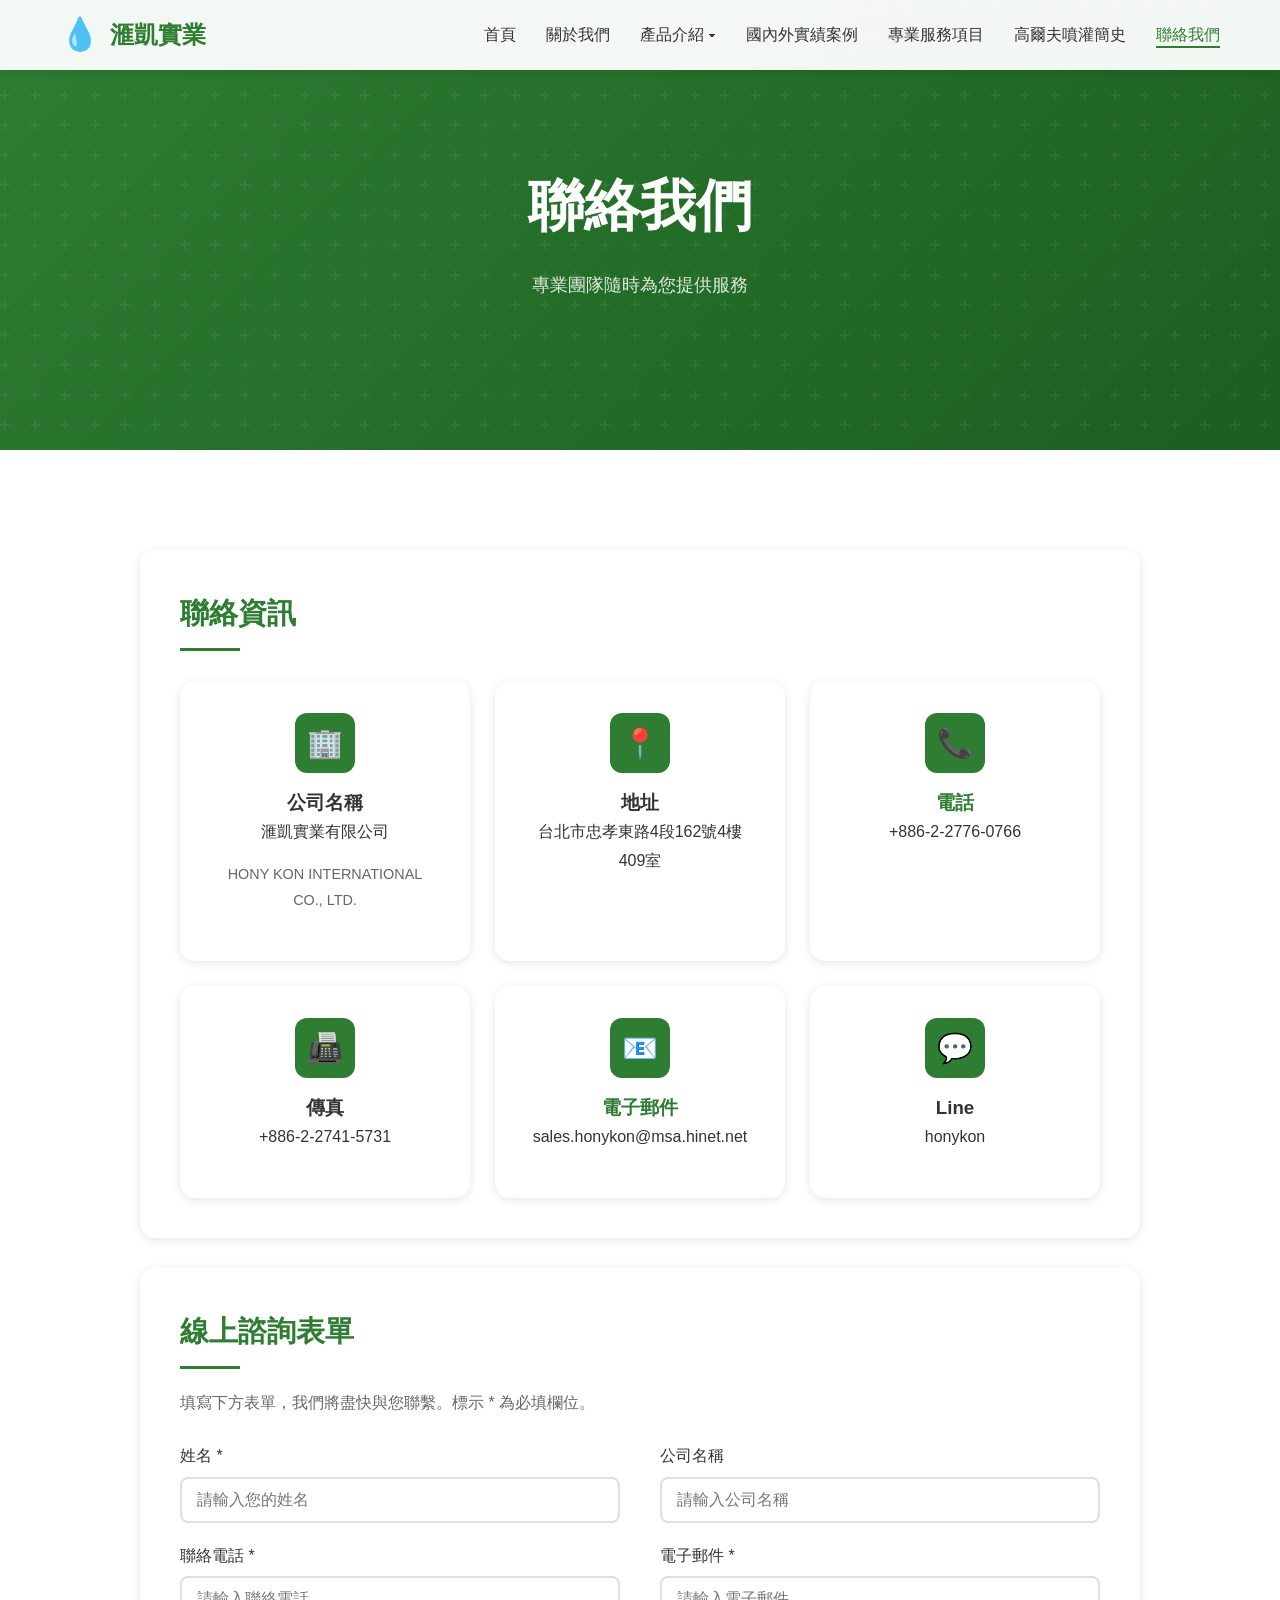
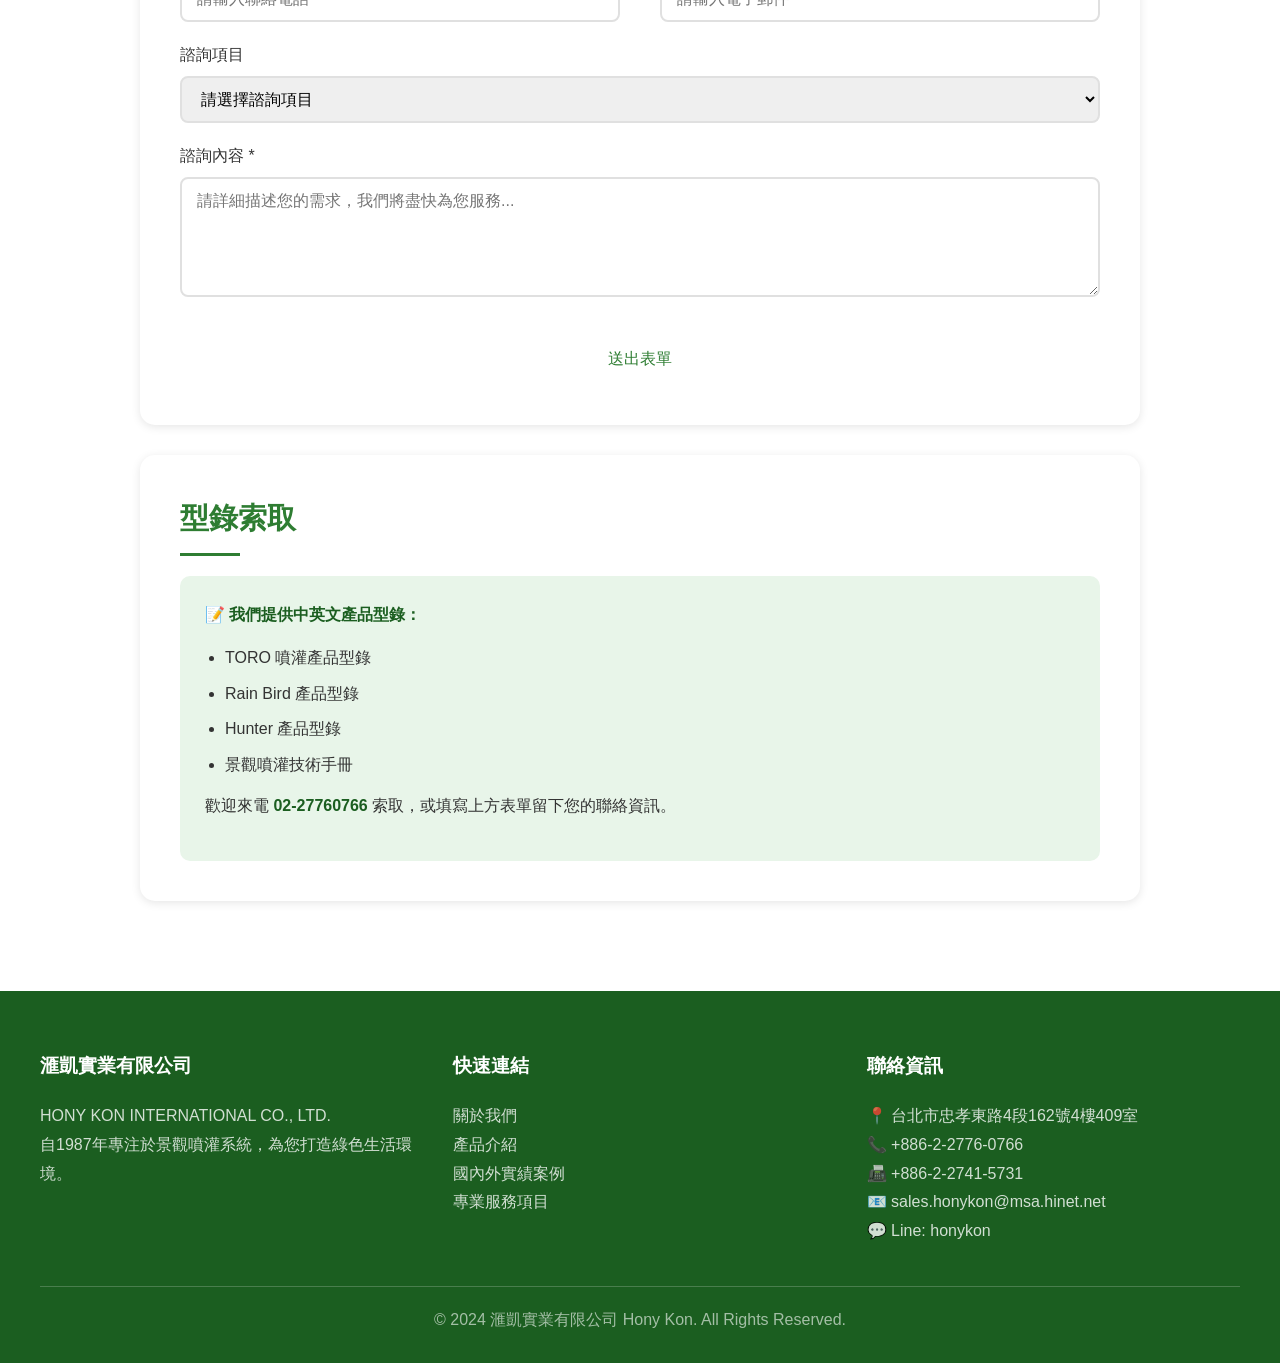
<file: contact.html>
<!DOCTYPE html>
<html lang="zh-TW">
<head>
    <meta charset="UTF-8">
    <meta name="viewport" content="width=device-width, initial-scale=1.0">
    <title>💧聯絡我們 | 滙凱實業 - 專業噴灌諮詢</title>
    <meta name="description" content="聯繫滙凱實業有限公司，獲得專業景觀噴灌系統諮詢。電話：02-2776-0766，地址：台北市忠孝東路4段162號4樓409室。">
    <link rel="stylesheet" href="styles.css">
</head>
<body>
    <!-- Preloader -->
    <div class="preloader">
        <div class="preloader-drops">
            <div class="preloader-drop"></div>
            <div class="preloader-drop"></div>
            <div class="preloader-drop"></div>
            <div class="preloader-drop"></div>
            <div class="preloader-drop"></div>
        </div>
        <p>載入中...</p>
    </div>

    <!-- Navigation -->
    <nav class="navbar">
        <div class="nav-container">
            <a href="index.html" class="logo">
                <span class="logo-icon">💧</span>
                <span>滙凱實業</span>
            </a>
            <ul class="nav-links">
                <li><a href="index.html">首頁</a></li>
                <li><a href="about.html">關於我們</a></li>
                <li class="dropdown">
                    <a href="products.html">產品介紹 ▾</a>
                    <ul class="dropdown-menu">
                        <li class="sub-dropdown"><a href="products.html#toro">TORO 系列 ▸</a>
                            <ul class="sub-menu">
                                <li><a href="evolution-controller.html">Evolution控制器</a></li>
                                <li><a href="water-smart.html">智能節水系列 Water Smart</a></li>                                
                                <li><a href="agriculture.html">農業灌溉設備</a></li>
                            </ul>
                        </li>
                        <li><a href="products.html#rainbird">Rain Bird 系列</a></li>
                        <li><a href="products.html#hunter">Hunter 系列</a></li>
                    </ul>
                </li>
                <li><a href="portfolio.html">國內外實績案例</a></li>
				<li><a href="services.html">專業服務項目</a></li>
                <li><a href="history.html">高爾夫噴灌簡史</a></li>
                <li><a href="contact.html" class="active">聯絡我們</a></li>
            </ul>
            <button class="mobile-menu-btn">☰</button>
        </div>
    </nav>

    <!-- Mobile Navigation -->
    <div class="mobile-nav-overlay"></div>
    <div class="mobile-nav">
        <button class="mobile-nav-close">✕</button>
        <ul class="mobile-nav-links">
            <li><a href="index.html">首頁</a></li>
            <li><a href="about.html">關於我們</a></li>
            <li class="mobile-has-sub">
                <a href="products.html">產品介紹</a>
                <ul class="mobile-sub-menu" style="list-style: none; padding-left: 20px;">
                    <li style="list-style: none;">
                        <div style="display: flex; justify-content: space-between; align-items: center; padding: 10px 0;">
                            <a href="products.html#toro" style="color: #666; text-decoration: none; flex-grow: 1;">TORO 系列</a>
                            <span class="arrow-icon-toggle" style="cursor: pointer; padding: 10px; color: #2e7d32; font-size: 0.8rem;">▼</span>
                        </div>
                        <ul class="toro-sub-items" style="display: none; list-style: none; padding-left: 15px; border-left: 2px solid #2e7d32; margin-bottom: 10px;">
                            <li><a href="evolution-controller.html" style="padding: 8px 0; display: block;">Evolution控制器</a></li>
                            <li><a href="water-smart.html" style="padding: 8px 0; display: block;">智能節水系列 Water Smart</a></li>
                            <li><a href="agriculture.html" style="padding: 8px 0; display: block;">農業灌溉設備</a></li>
                        </ul>
                    </li>
                    <li><a href="products.html#rainbird">Rain Bird 系列</a></li>
                    <li><a href="products.html#hunter">Hunter 系列</a></li>
                </ul>
            </li>
            <li><a href="portfolio.html">國內外實績案例</a></li>
			<li><a href="services.html">專業服務項目</a></li>
            <li><a href="history.html">高爾夫噴灌簡史</a></li>
            <li><a href="contact.html">聯絡我們</a></li>
        </ul>
    </div>

    <!-- Hero Section -->
    <section class="hero" style="min-height: 50vh;">
        <div class="hero-content">
            <h1>聯絡我們</h1>
            <p class="hero-description">專業團隊隨時為您提供服務</p>
        </div>
    </section>

    <!-- Content Section -->
    <section class="content-section">
        <div class="content-wrapper">
            <!-- Contact Info Cards -->
            <div class="content-block animate-on-scroll">
                <h2 class="section-title">聯絡資訊</h2>
                
                <div class="contact-grid" style="display: grid; grid-template-columns: repeat(auto-fit, minmax(250px, 1fr)); gap: 25px; margin-top: 30px;">
                    <div class="feature-card" style="text-align: center;">
                        <div class="icon" style="margin: 0 auto 15px;">🏢</div>
                        <h3>公司名稱</h3>
                        <p>滙凱實業有限公司</p>
                        <p style="font-size: 0.9rem; color: var(--text-light);">HONY KON INTERNATIONAL CO., LTD.</p>
                    </div>

                    <div class="feature-card" style="text-align: center;">
                        <a href="https://www.google.com/maps/search/?api=1&query=台北市忠孝東路4段162號4樓409室"  target="_blank"  style="text-decoration: none; color: inherit;">
                            <div class="icon" style="margin: 0 auto 15px;">📍</div>
                            <h3>地址</h3>
                            <p>台北市忠孝東路4段162號4樓409室</p>
                        </a>                        
                    </div>

                    <div class="feature-card" style="text-align: center;">
                        <a href="tel:+886-2-2776-0766" style="color: var(--primary); text-decoration: none;">
                            <div class="icon" style="margin: 0 auto 15px;">📞</div>
                            <h3>電話</h3>
                            <p>+886-2-2776-0766</p>
                        </a>
                    </div>
                    
                    <div class="feature-card" style="text-align: center;">
                        <div class="icon" style="margin: 0 auto 15px;">📠</div>
                        <h3>傳真</h3>
                        <p>+886-2-2741-5731</p>
                    </div>
                    
                    <div class="feature-card" style="text-align: center;">
                        <a href="mailto:sales.honykon@msa.hinet.net?subject=詢問關於噴灌產品&body=您好，我想了解更多關於..." class="contact-link" style="color: #2e7d32; text-decoration: none; font-weight: 500;">                        
                            <div class="icon" style="margin: 0 auto 15px;">📧</div>
                            <h3>電子郵件</h3>
                            <p>sales.honykon@msa.hinet.net</p>
                        </a>
                    </div>

                    <div class="feature-card" style="text-align: center;">
                        <div class="icon" style="margin: 0 auto 15px;">💬</div>
                        <h3>Line</h3>
                        <p>honykon</p>
                    </div>
                </div>
            </div>

            <!-- Contact Form -->
            <div class="content-block animate-on-scroll">
                <h2 class="section-title">線上諮詢表單</h2>
                <p style="margin-bottom: 25px; color: var(--text-light);">填寫下方表單，我們將盡快與您聯繫。標示 * 為必填欄位。</p>
                
                <form action="https://formspree.io/f/mblpvwbw" method="POST">
                    <input type="hidden" name="_subject" value="滙凱實業網站諮詢表單">

                    <div class="two-column">
                        <div class="form-group">
                            <label for="name">姓名 *</label>
                            <input type="text" id="name" name="name" required placeholder="請輸入您的姓名">
                        </div>
                        
                        <div class="form-group">
                            <label for="company">公司名稱</label>
                            <input type="text" id="company" name="company" placeholder="請輸入公司名稱">
                        </div>
                    </div>
                    
                    <div class="two-column">
                        <div class="form-group">
                            <label for="phone">聯絡電話 *</label>
                            <input type="tel" id="phone" name="phone" required placeholder="請輸入聯絡電話">
                        </div>
                        
                        <div class="form-group">
                            <label for="email">電子郵件 *</label>
                            <input type="email" id="email" name="_replyto" required placeholder="請輸入電子郵件">
                        </div>
                    </div>
                    
                    <div class="form-group">
                        <label for="topic">諮詢項目</label>
                        <select id="topic" name="topic" style="width: 100%; padding: 12px 15px; border: 2px solid #e0e0e0; border-radius: 8px; font-size: 1rem; font-family: inherit;">
                            <option value="">請選擇諮詢項目</option>
                            <option value="產品諮詢">產品諮詢</option>
                            <option value="規劃設計">規劃設計</option>
                            <option value="工程施工">工程施工</option>
                            <option value="維護保養">維護保養</option>
                            <option value="其他">其他</option>
                        </select>
                    </div>
                    
                    <div class="form-group">
                        <label for="message">諮詢內容 *</label>
                        <textarea id="message" name="message" required placeholder="請詳細描述您的需求，我們將盡快為您服務..."></textarea>
                    </div>
                    
                    <div style="text-align: center; margin-top: 30px;">
                        <button type="submit" class="btn btn-primary" style="padding: 15px 50px;">送出表單</button>
                    </div>
                </form>
            </div>

            <!-- Additional Info -->
            <div class="content-block animate-on-scroll">
                <h2 class="section-title">型錄索取</h2>
                <div style="background: #e8f5e9; padding: 25px; border-radius: 10px;">
                    <p style="margin-bottom: 15px;"><strong>📝 我們提供中英文產品型錄：</strong></p>
                    <ul style="padding-left: 20px;">
                        <li>TORO 噴灌產品型錄</li>
                        <li>Rain Bird 產品型錄</li>
                        <li>Hunter 產品型錄</li>
                        <li>景觀噴灌技術手冊</li>
                    </ul>
                    <p style="margin-top: 15px;">歡迎來電 <strong>02-27760766</strong> 索取，或填寫上方表單留下您的聯絡資訊。</p>
                </div>
            </div>
        </div>
    </section>

    <!-- Footer -->
    <footer class="footer">
        <div class="container">
            <div class="footer-grid">
                <div class="footer-col">
                    <h4>滙凱實業有限公司</h4>
                    <p>HONY KON INTERNATIONAL CO., LTD.</p>
                    <p>自1987年專注於景觀噴灌系統，為您打造綠色生活環境。</p>
                </div>
                <div class="footer-col">
                    <h4>快速連結</h4>
                    <p><a href="about.html">關於我們</a></p>
                    <p><a href="products.html">產品介紹</a></p>
                    <p><a href="portfolio.html">國內外實績案例</a></p>
                    <p><a href="services.html">專業服務項目</a></p>                    
                </div>
                <div class="footer-col">
                    <h4>聯絡資訊</h4>
                    <p>📍 台北市忠孝東路4段162號4樓409室</p>
                    <p>📞 +886-2-2776-0766</p>
                    <p>📠 +886-2-2741-5731</p>
                    <p>📧 sales.honykon@msa.hinet.net</p>
                    <p>💬 Line: honykon</p>
                </div>
            </div>
            <div class="footer-bottom">
                <p>© 2024 滙凱實業有限公司 Hony Kon. All Rights Reserved.</p>
            </div>
        </div>
    </footer>

    <!-- Back to Top -->
    <button class="back-to-top">↑</button>

    <script src="app.js"></script>
</body>
</html>
</file>
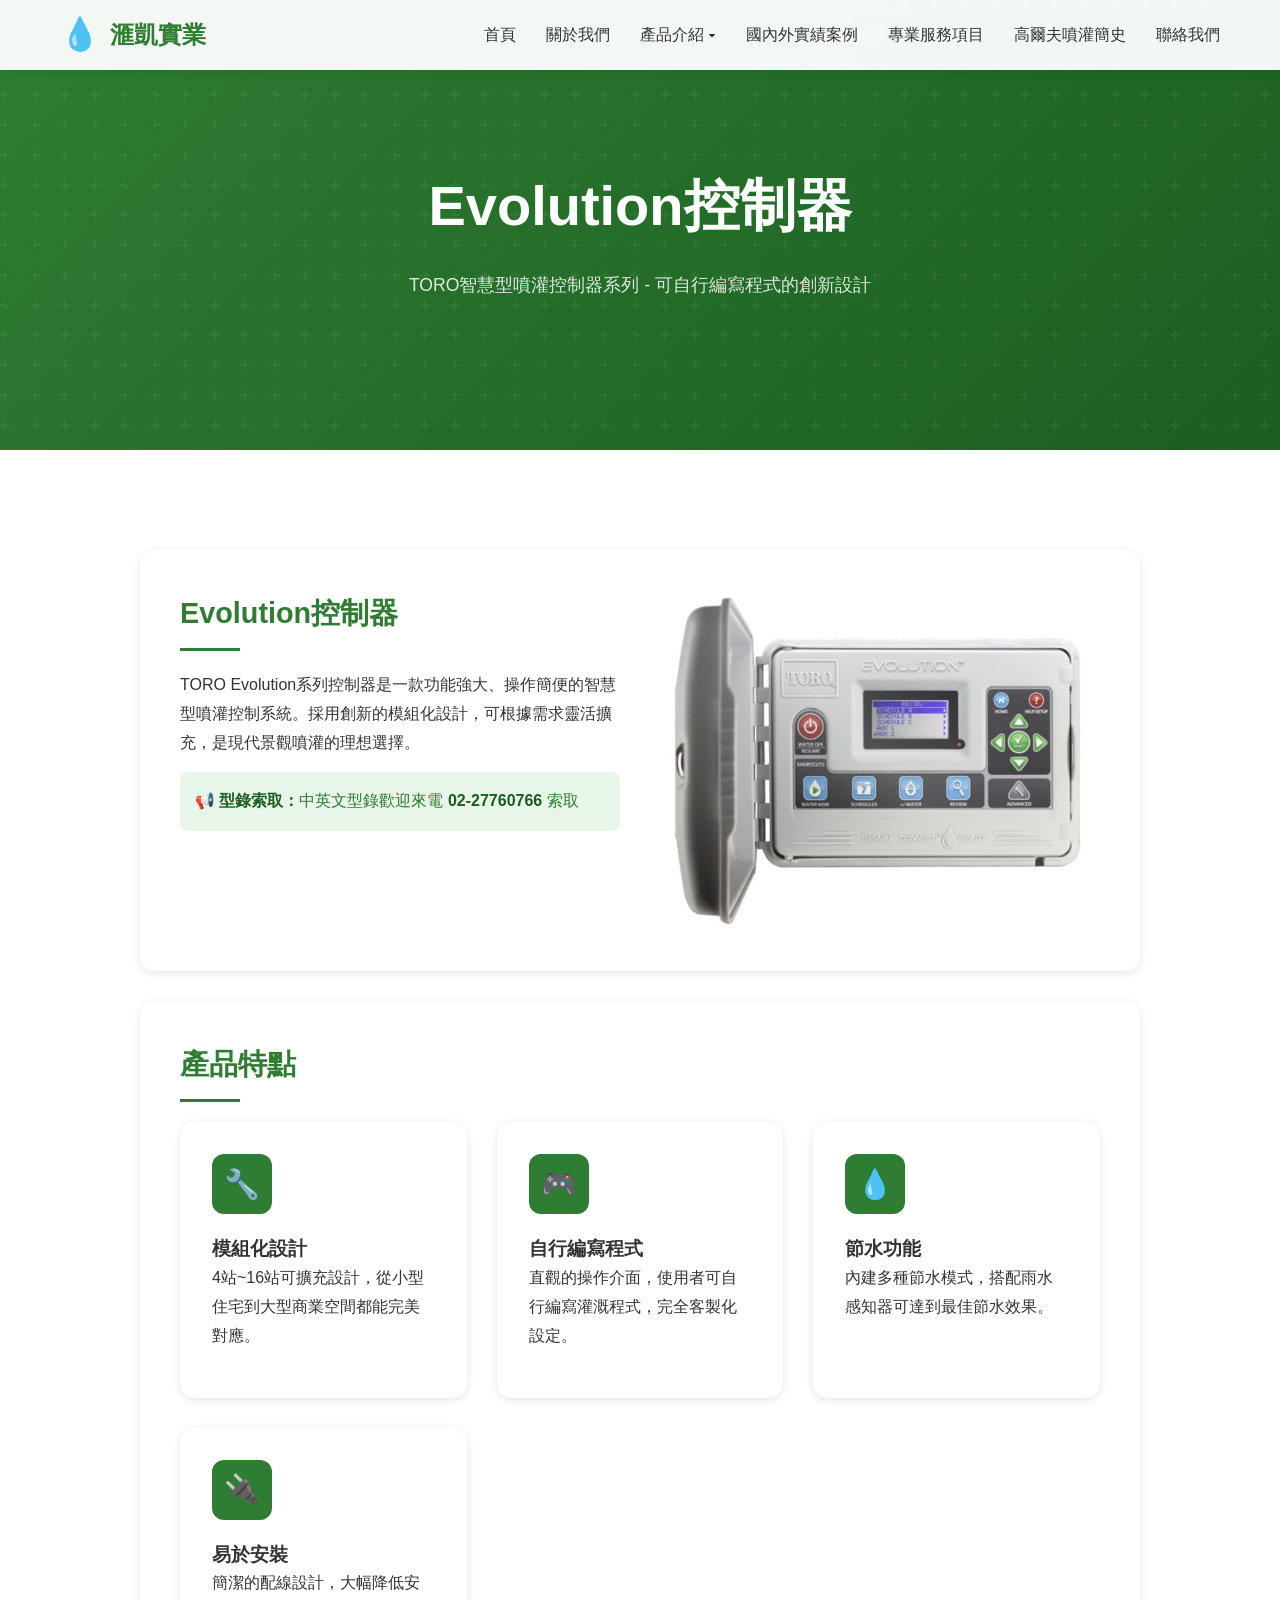
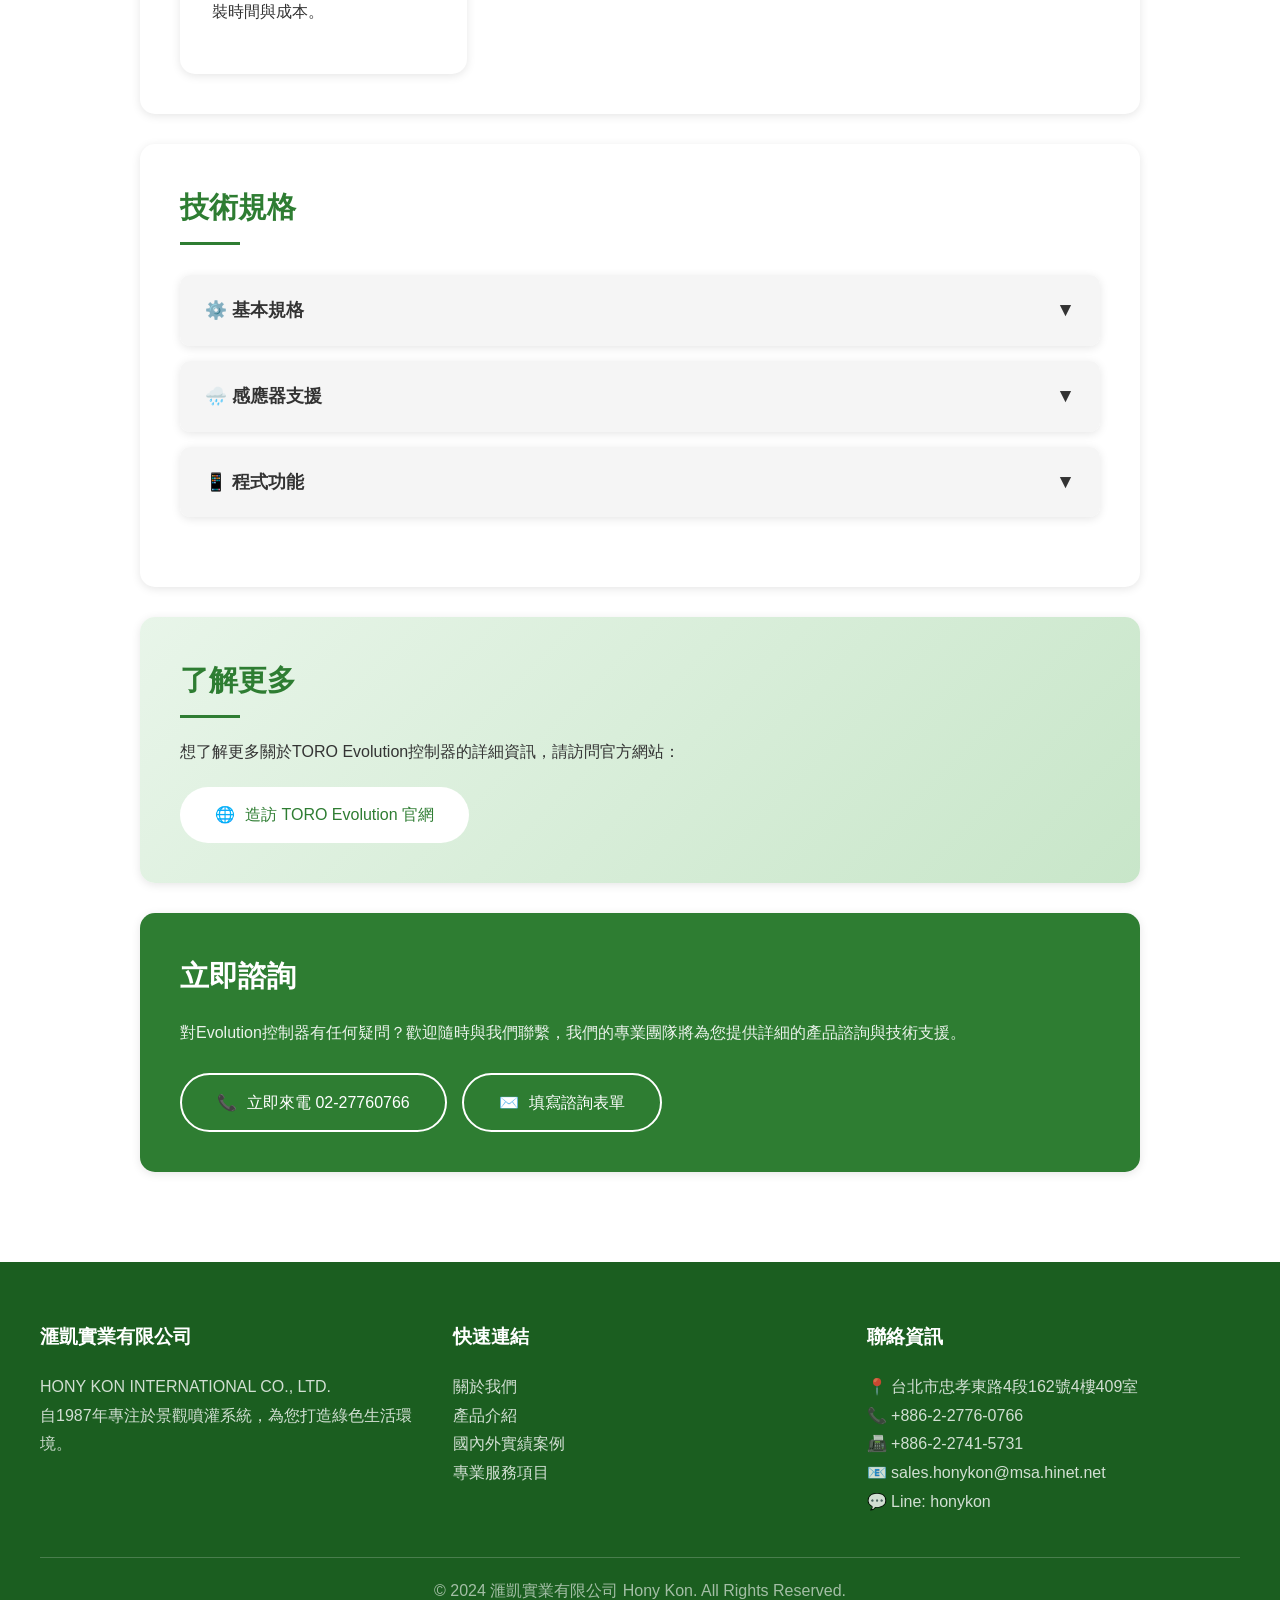
<file: evolution-controller.html>
<!DOCTYPE html>
<html lang="zh-TW">
<head>
    <meta charset="UTF-8">
    <meta name="viewport" content="width=device-width, initial-scale=1.0">
    <title>💧Evolution控制器 | 滙凱實業 - TORO噴灌產品</title>
    <meta name="description" content="TORO Evolution系列控制器，4站~16站可擴充設計，可自行編寫程式。滙凱實業代理銷售，專業技術支援。型錄歡迎來電02-27760766索取。">
    <link rel="stylesheet" href="styles.css">
</head>
<body>
    <!-- Preloader -->
    <div class="preloader">
        <div class="preloader-drops">
            <div class="preloader-drop"></div>
            <div class="preloader-drop"></div>
            <div class="preloader-drop"></div>
            <div class="preloader-drop"></div>
            <div class="preloader-drop"></div>
        </div>
        <p>載入中...</p>
    </div>

    <!-- Navigation -->
    <nav class="navbar">
        <div class="nav-container">
            <a href="index.html" class="logo">
                <span class="logo-icon">💧</span>
                <span>滙凱實業</span>
            </a>
            <ul class="nav-links">
                <li><a href="index.html">首頁</a></li>
                <li><a href="about.html">關於我們</a></li>
                <li class="dropdown">
                    <a href="products.html" class="active">產品介紹 ▾</a>
                    <ul class="dropdown-menu">
                        <li class="sub-dropdown"><a href="products.html#toro">TORO 系列 ▸</a>
                            <ul class="sub-menu">
                                <li><a href="evolution-controller.html">Evolution控制器</a></li>
                                <li><a href="water-smart.html">智能節水系列 Water Smart</a></li>                                
                                <li><a href="agriculture.html">農業灌溉設備</a></li>
                            </ul>
                        </li>
                        <li><a href="products.html#rainbird">Rain Bird 系列</a></li>
                        <li><a href="products.html#hunter">Hunter 系列</a></li>
                    </ul>
                </li>
                <li><a href="portfolio.html">國內外實績案例</a></li>
                <li><a href="services.html">專業服務項目</a></li>                
                <li><a href="history.html">高爾夫噴灌簡史</a></li>
                <li><a href="contact.html">聯絡我們</a></li>
            </ul>
            <button class="mobile-menu-btn">☰</button>
        </div>
    </nav>

    <!-- Mobile Navigation -->
    <div class="mobile-nav-overlay"></div>
    <div class="mobile-nav">
        <button class="mobile-nav-close">✕</button>
        <ul class="mobile-nav-links">
            <li><a href="index.html">首頁</a></li>
            <li><a href="about.html">關於我們</a></li>
            <li class="mobile-has-sub">
                <a href="products.html">產品介紹</a>
                <ul class="mobile-sub-menu" style="list-style: none; padding-left: 20px;">
                    <li style="list-style: none;">
                        <div style="display: flex; justify-content: space-between; align-items: center; padding: 10px 0;">
                            <a href="products.html#toro" style="color: #666; text-decoration: none; flex-grow: 1;">TORO 系列</a>
                            <span class="arrow-icon-toggle" style="cursor: pointer; padding: 10px; color: #2e7d32; font-size: 0.8rem;">▼</span>
                        </div>
                        <ul class="toro-sub-items" style="display: none; list-style: none; padding-left: 15px; border-left: 2px solid #2e7d32; margin-bottom: 10px;">
                            <li><a href="evolution-controller.html" style="padding: 8px 0; display: block;">Evolution控制器</a></li>
                            <li><a href="water-smart.html" style="padding: 8px 0; display: block;">智能節水系列 Water Smart</a></li>
                            <li><a href="agriculture.html" style="padding: 8px 0; display: block;">農業灌溉設備</a></li>
                        </ul>
                    </li>
                    <li><a href="products.html#rainbird">Rain Bird 系列</a></li>
                    <li><a href="products.html#hunter">Hunter 系列</a></li>
                </ul>
            </li>
            <li><a href="portfolio.html">國內外實績案例</a></li>
			<li><a href="services.html">專業服務項目</a></li>
            <li><a href="history.html">高爾夫噴灌簡史</a></li>
            <li><a href="contact.html">聯絡我們</a></li>
        </ul>
    </div>

    <!-- Hero Section -->
    <section class="hero" style="min-height: 50vh;">
        <div class="hero-content">
            <h1>Evolution控制器</h1>
            <p class="hero-description">TORO智慧型噴灌控制器系列 - 可自行編寫程式的創新設計</p>
        </div>
    </section>

    <!-- Content Section -->
    <section class="content-section">
        <div class="content-wrapper">
            <!-- Product Image -->
            <div class="content-block animate-on-scroll">
                <div class="two-column">
                    <div>
                        <h2 class="section-title">Evolution控制器</h2>
                        <p>TORO Evolution系列控制器是一款功能強大、操作簡便的智慧型噴灌控制系統。採用創新的模組化設計，可根據需求靈活擴充，是現代景觀噴灌的理想選擇。</p>
                        <p style="margin-top: 15px; padding: 15px; background: #e8f5e9; border-radius: 8px; color: var(--primary);">
                            <strong>📢 型錄索取：</strong>中英文型錄歡迎來電 <strong>02-27760766</strong> 索取
                        </p>
                    </div>
                    <div class="image-placeholder" style="padding: 0; overflow: hidden;">
                        <img src="assets/images/toro-evolution控制器.jpg" alt="TORO Evolution控制器" style="width: 100%; height: 100%; object-fit: cover;">
                    </div>
                </div>
            </div>

            <!-- Product Features -->
            <div class="content-block animate-on-scroll">
                <h2 class="section-title">產品特點</h2>
                <div class="card-grid" style="margin-top: 20px;">
                    <div class="feature-card">
                        <div class="icon">🔧</div>
                        <h3>模組化設計</h3>
                        <p>4站~16站可擴充設計，從小型住宅到大型商業空間都能完美對應。</p>
                    </div>
                    <div class="feature-card">
                        <div class="icon">🎮</div>
                        <h3>自行編寫程式</h3>
                        <p>直觀的操作介面，使用者可自行編寫灌溉程式，完全客製化設定。</p>
                    </div>
                    <div class="feature-card">
                        <div class="icon">💧</div>
                        <h3>節水功能</h3>
                        <p>內建多種節水模式，搭配雨水感知器可達到最佳節水效果。</p>
                    </div>
                    <div class="feature-card">
                        <div class="icon">🔌</div>
                        <h3>易於安裝</h3>
                        <p>簡潔的配線設計，大幅降低安裝時間與成本。</p>
                    </div>
                </div>
            </div>

            <!-- Specifications -->
            <div class="content-block animate-on-scroll">
                <h2 class="section-title">技術規格</h2>
                <div class="accordion">
                    <div class="accordion-item">
                        <div class="accordion-header">
                            <h3>⚙️ 基本規格</h3>
                            <span class="icon">▼</span>
                        </div>
                        <div class="accordion-content">
                            <div class="accordion-body">
                                <ul>
                                    <li><strong>站數：</strong>4站、8站、12站、16站可選</li>
                                    <li><strong>電源：</strong>110V/220V AC</li>
                                    <li><strong>輸出：</strong>24V AC電磁閥驅動</li>
                                    <li><strong>顯示：</strong>LCD液晶顯示螢幕</li>
                                </ul>
                            </div>
                        </div>
                    </div>
                    <div class="accordion-item">
                        <div class="accordion-header">
                            <h3>🌧️ 感應器支援</h3>
                            <span class="icon">▼</span>
                        </div>
                        <div class="accordion-content">
                            <div class="accordion-body">
                                <ul>
                                    <li><strong>雨水感知器：</strong>相容TORO TRS系列</li>
                                    <li><strong>土壤濕度感應：</strong>支援土壤濕度偵測</li>
                                    <li><strong>流量感應：</strong>可監測系統流量異常</li>
                                    <li><strong>氣象站連接：</strong>支援外接氣象資料</li>
                                </ul>
                            </div>
                        </div>
                    </div>
                    <div class="accordion-item">
                        <div class="accordion-header">
                            <h3>📱 程式功能</h3>
                            <span class="icon">▼</span>
                        </div>
                        <div class="accordion-content">
                            <div class="accordion-body">
                                <ul>
                                    <li><strong>灌溉排程：</strong>每站可獨立設定3個啟動時間</li>
                                    <li><strong>運行時間：</strong>1分鐘至12小時可調</li>
                                    <li><strong>灌溉週期：</strong>奇數日、偶數日、指定星期</li>
                                    <li><strong>季節調整：</strong>自動依季節調整澆水量</li>
                                </ul>
                            </div>
                        </div>
                    </div>
                </div>
            </div>

            <!-- External Link -->
            <div class="content-block animate-on-scroll" style="background: linear-gradient(135deg, #e8f5e9 0%, #c8e6c9 100%);">
                <h2 class="section-title" style="margin-bottom: 20px;">了解更多</h2>
                <p>想了解更多關於TORO Evolution控制器的詳細資訊，請訪問官方網站：</p>
                <div style="margin-top: 20px;">
                    <a href="http://www.toro.com/evolution/" target="_blank" class="btn btn-primary">
                        <span>🌐</span> 造訪 TORO Evolution 官網
                    </a>
                </div>
            </div>

            <!-- Contact CTA -->
            <div class="content-block animate-on-scroll" style="background: var(--primary); color: white;">
                <h2 style="color: white; margin-bottom: 20px;">立即諮詢</h2>
                <p style="color: rgba(255,255,255,0.9);">對Evolution控制器有任何疑問？歡迎隨時與我們聯繫，我們的專業團隊將為您提供詳細的產品諮詢與技術支援。</p>
                <div style="margin-top: 25px; display: flex; gap: 15px; flex-wrap: wrap;">
                    <a href="tel:+886-2-2776-0766" class="btn btn-outline" style="border-color: white; color: white;">
                        <span>📞</span> 立即來電 02-27760766
                    </a>
                    <a href="contact.html" class="btn btn-outline" style="border-color: white; color: white;">
                        <span>✉️</span> 填寫諮詢表單
                    </a>
                </div>
            </div>
        </div>
    </section>

    <!-- Footer -->
    <footer class="footer">
        <div class="container">
            <div class="footer-grid">
                <div class="footer-col">
                    <h4>滙凱實業有限公司</h4>
                    <p>HONY KON INTERNATIONAL CO., LTD.</p>
                    <p>自1987年專注於景觀噴灌系統，為您打造綠色生活環境。</p>
                </div>
                <div class="footer-col">
                    <h4>快速連結</h4>
                    <p><a href="about.html">關於我們</a></p>
                    <p><a href="products.html">產品介紹</a></p>
                    <p><a href="portfolio.html">國內外實績案例</a></p>
                    <p><a href="services.html">專業服務項目</a></p>                    
                </div>
                <div class="footer-col">
                    <h4>聯絡資訊</h4>
                    <p>📍 台北市忠孝東路4段162號4樓409室</p>
                    <p>📞 +886-2-2776-0766</p>
                    <p>📠 +886-2-2741-5731</p>
                    <p>📧 sales.honykon@msa.hinet.net</p>
                    <p>💬 Line: honykon</p>
                </div>
            </div>
            <div class="footer-bottom">
                <p>© 2024 滙凱實業有限公司 Hony Kon. All Rights Reserved.</p>
            </div>
        </div>
    </footer>

    <!-- Back to Top -->
    <button class="back-to-top">↑</button>

    <script src="app.js"></script>
</body>
</html>
</file>
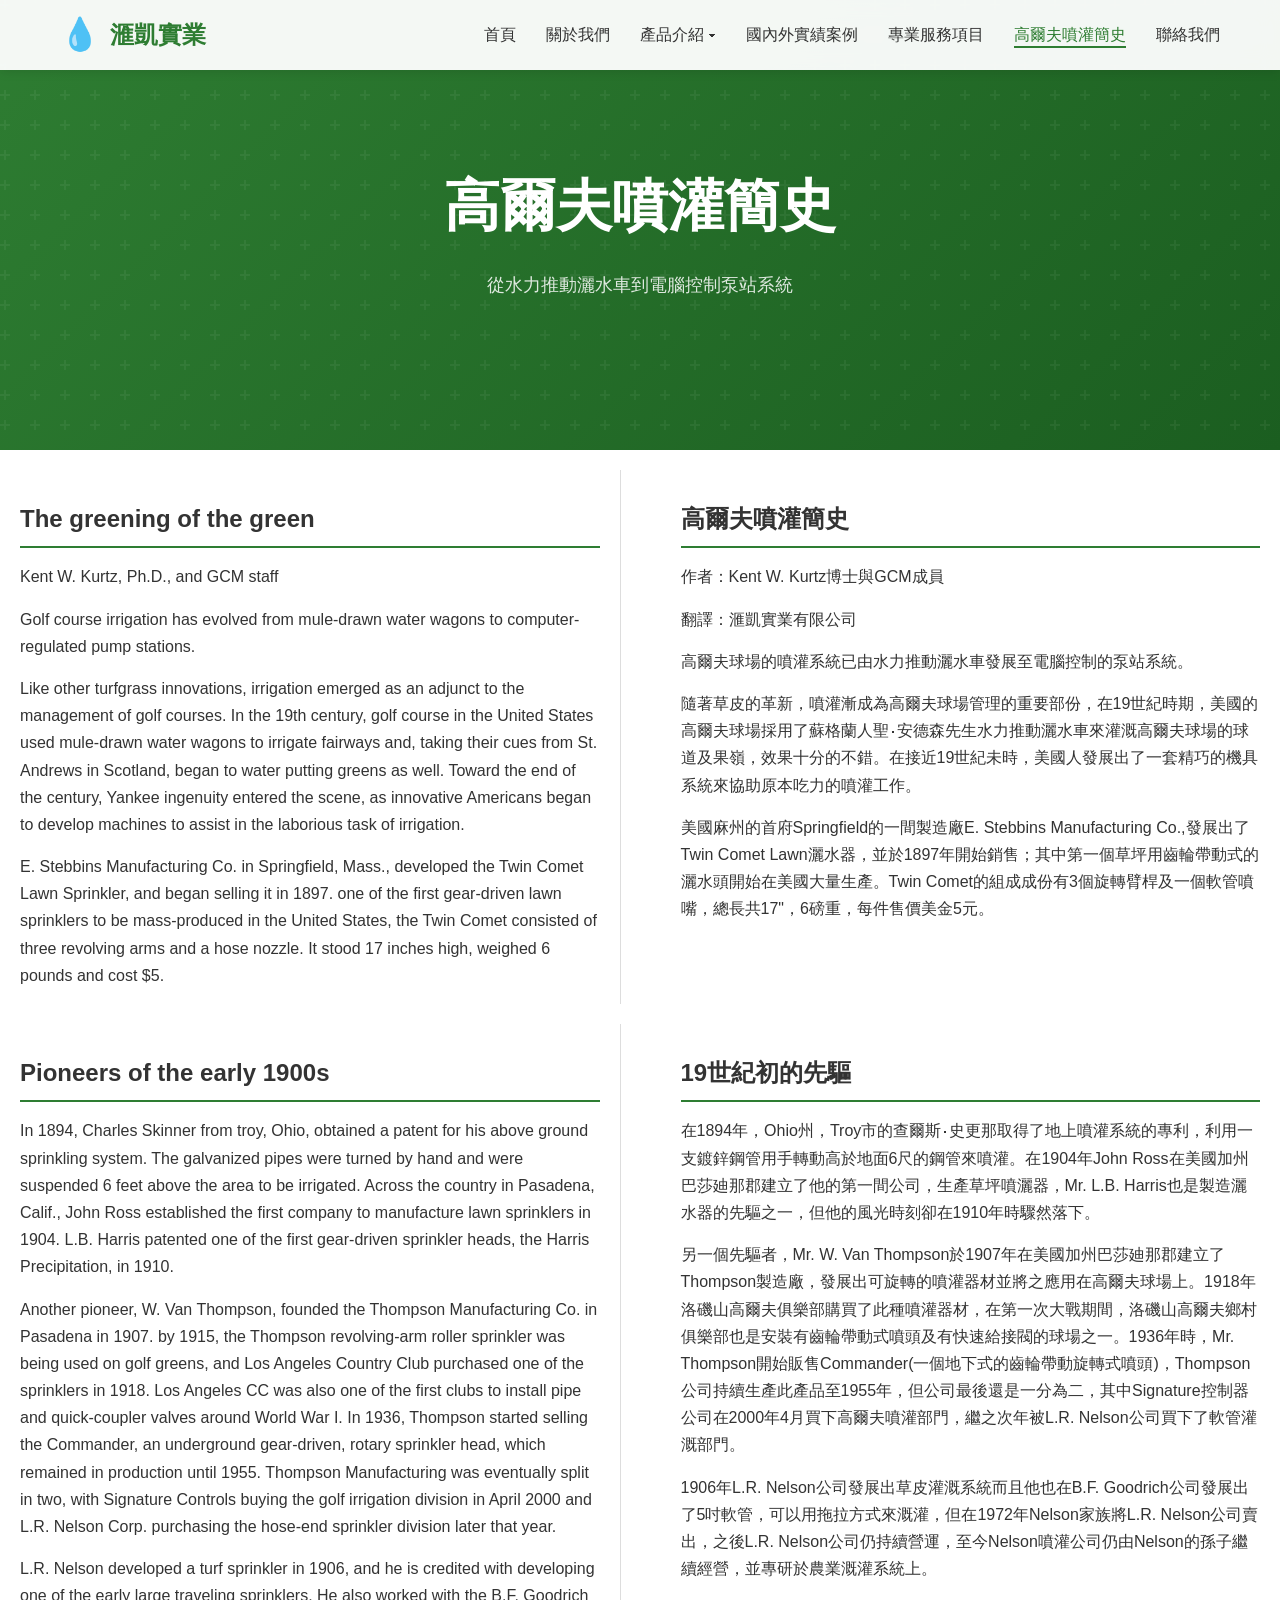
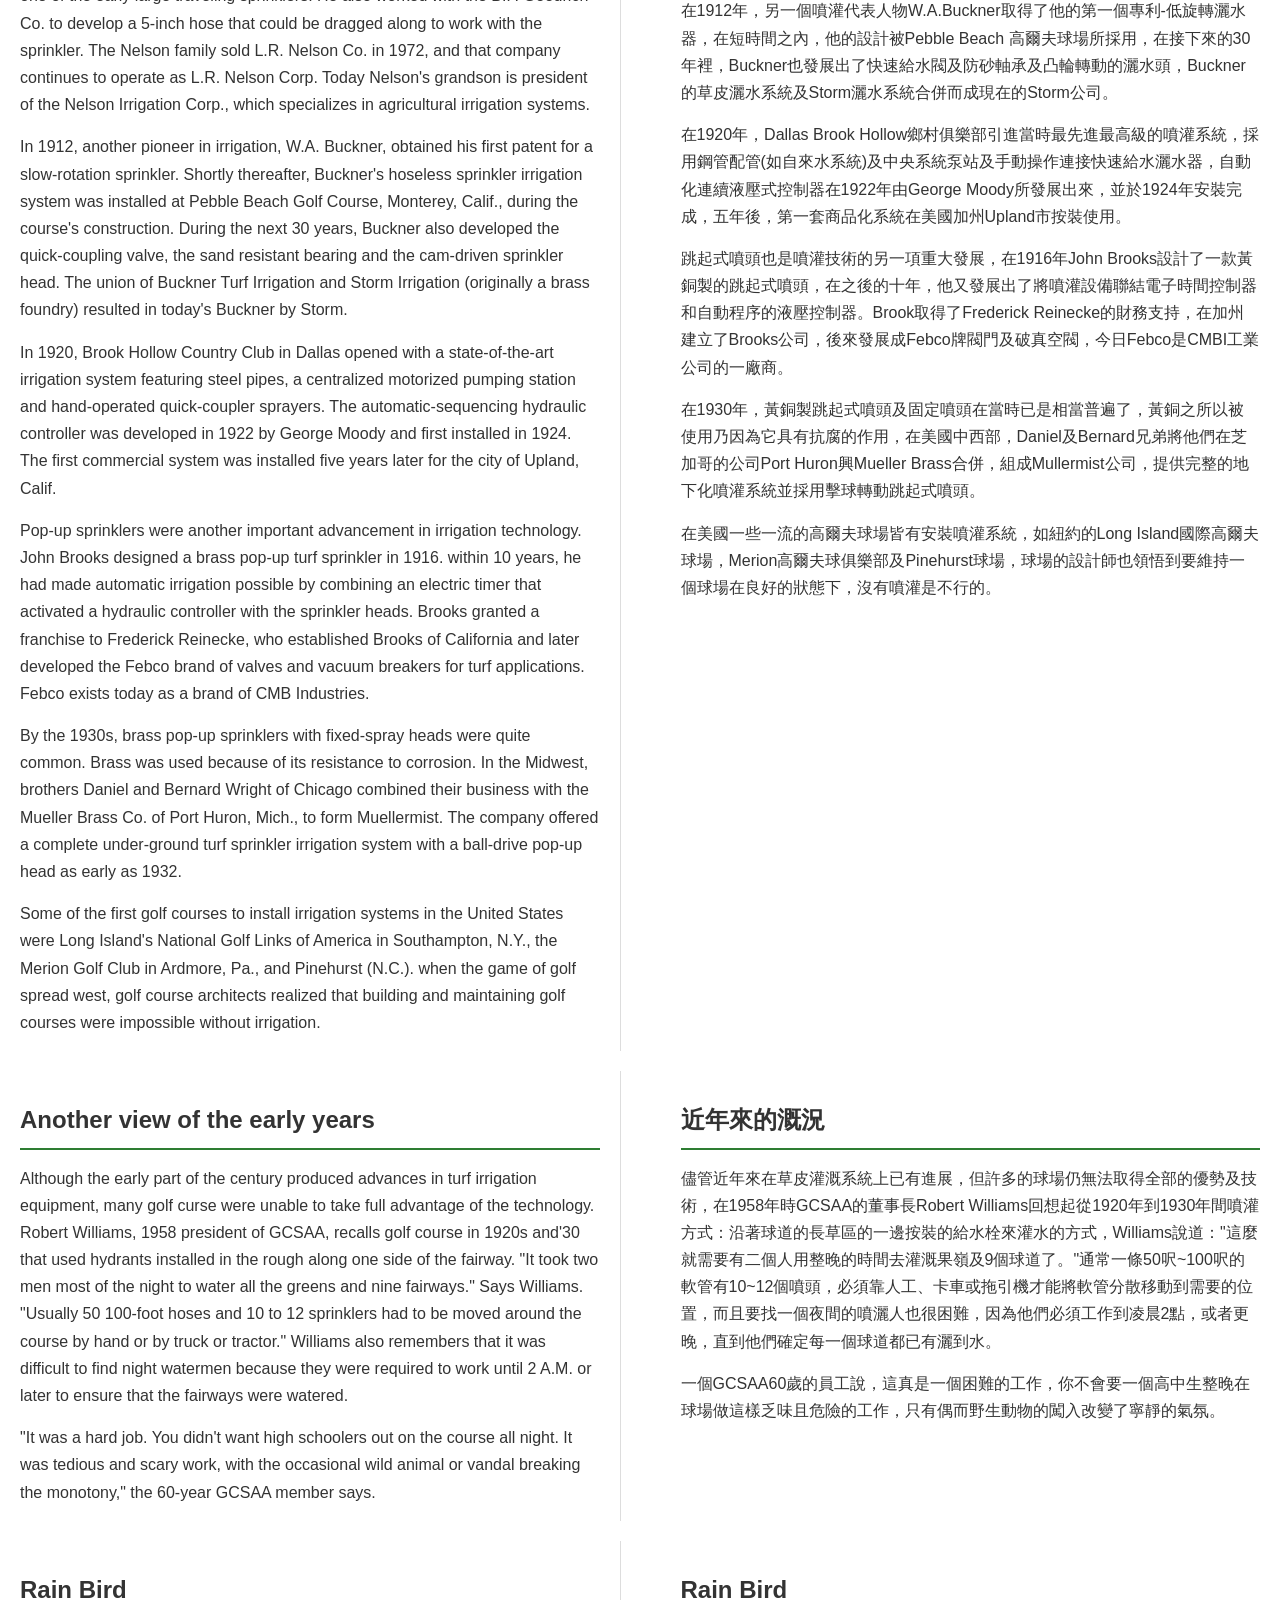
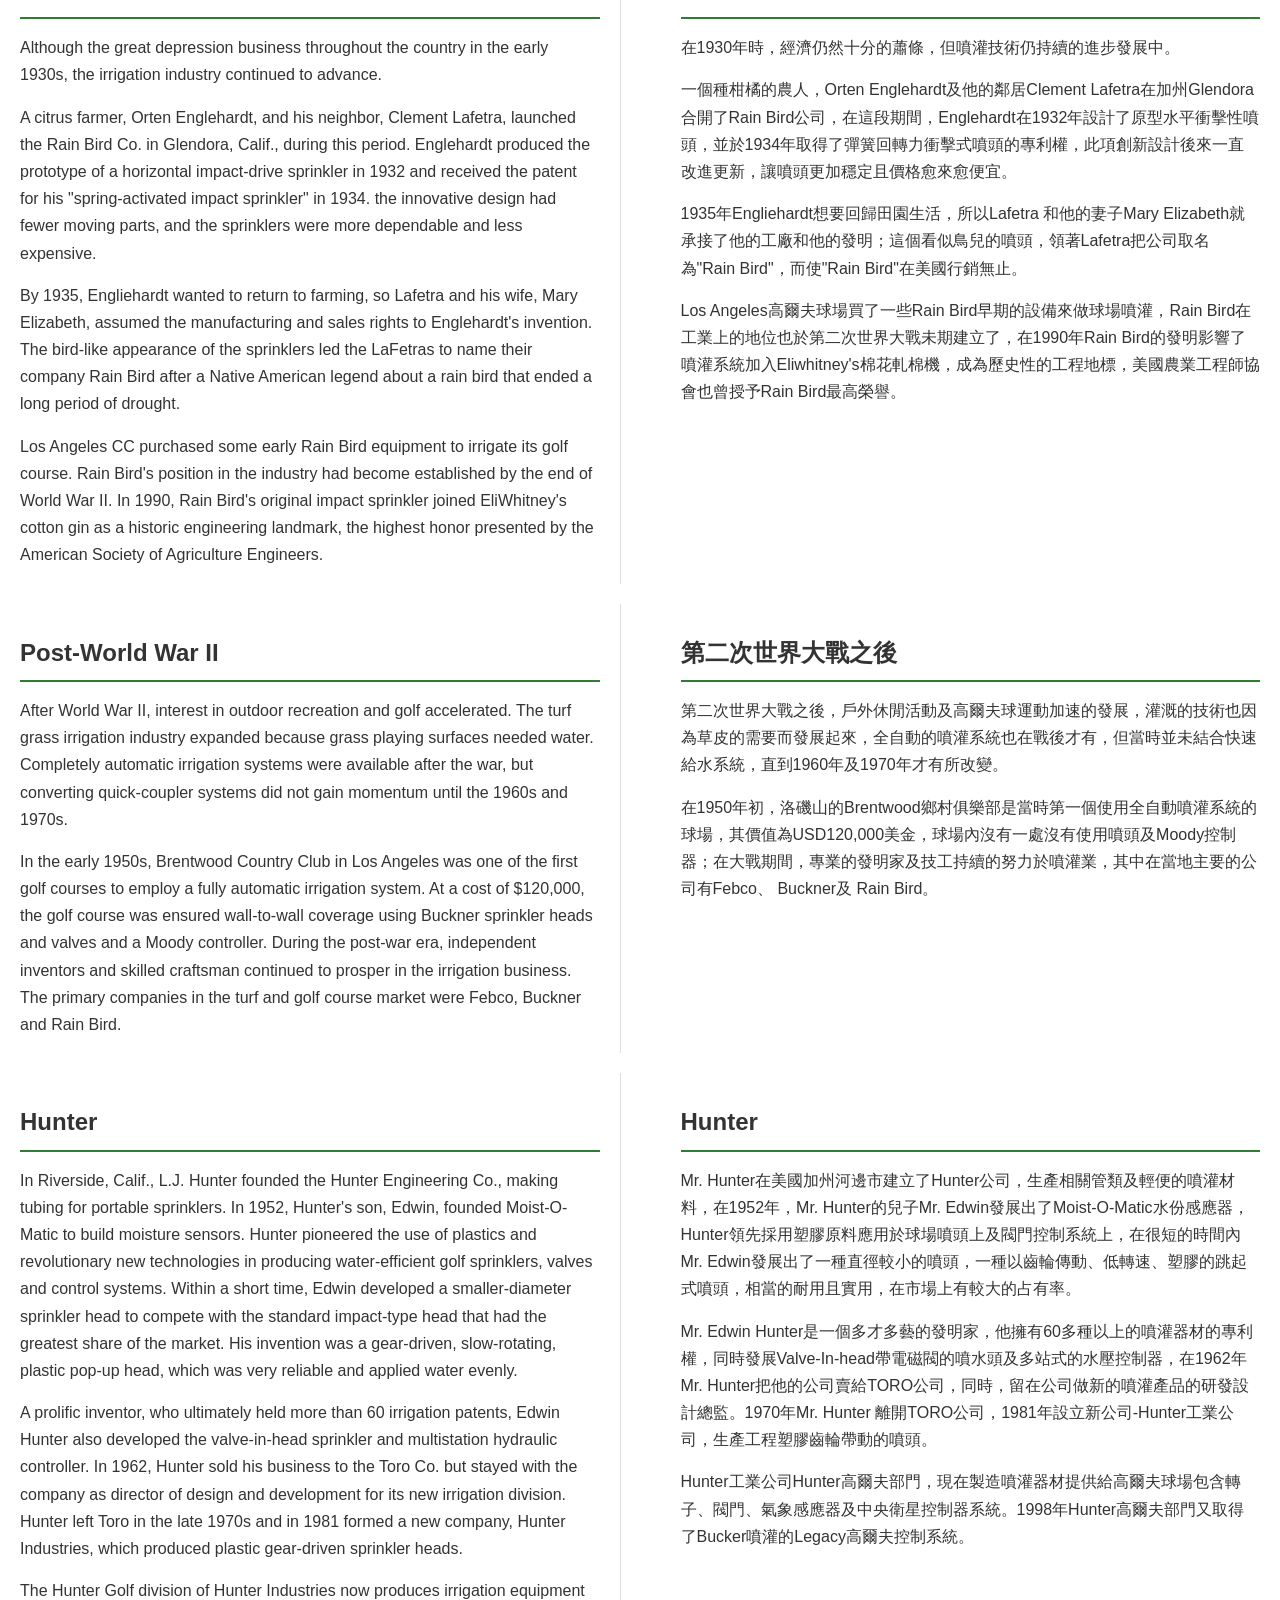
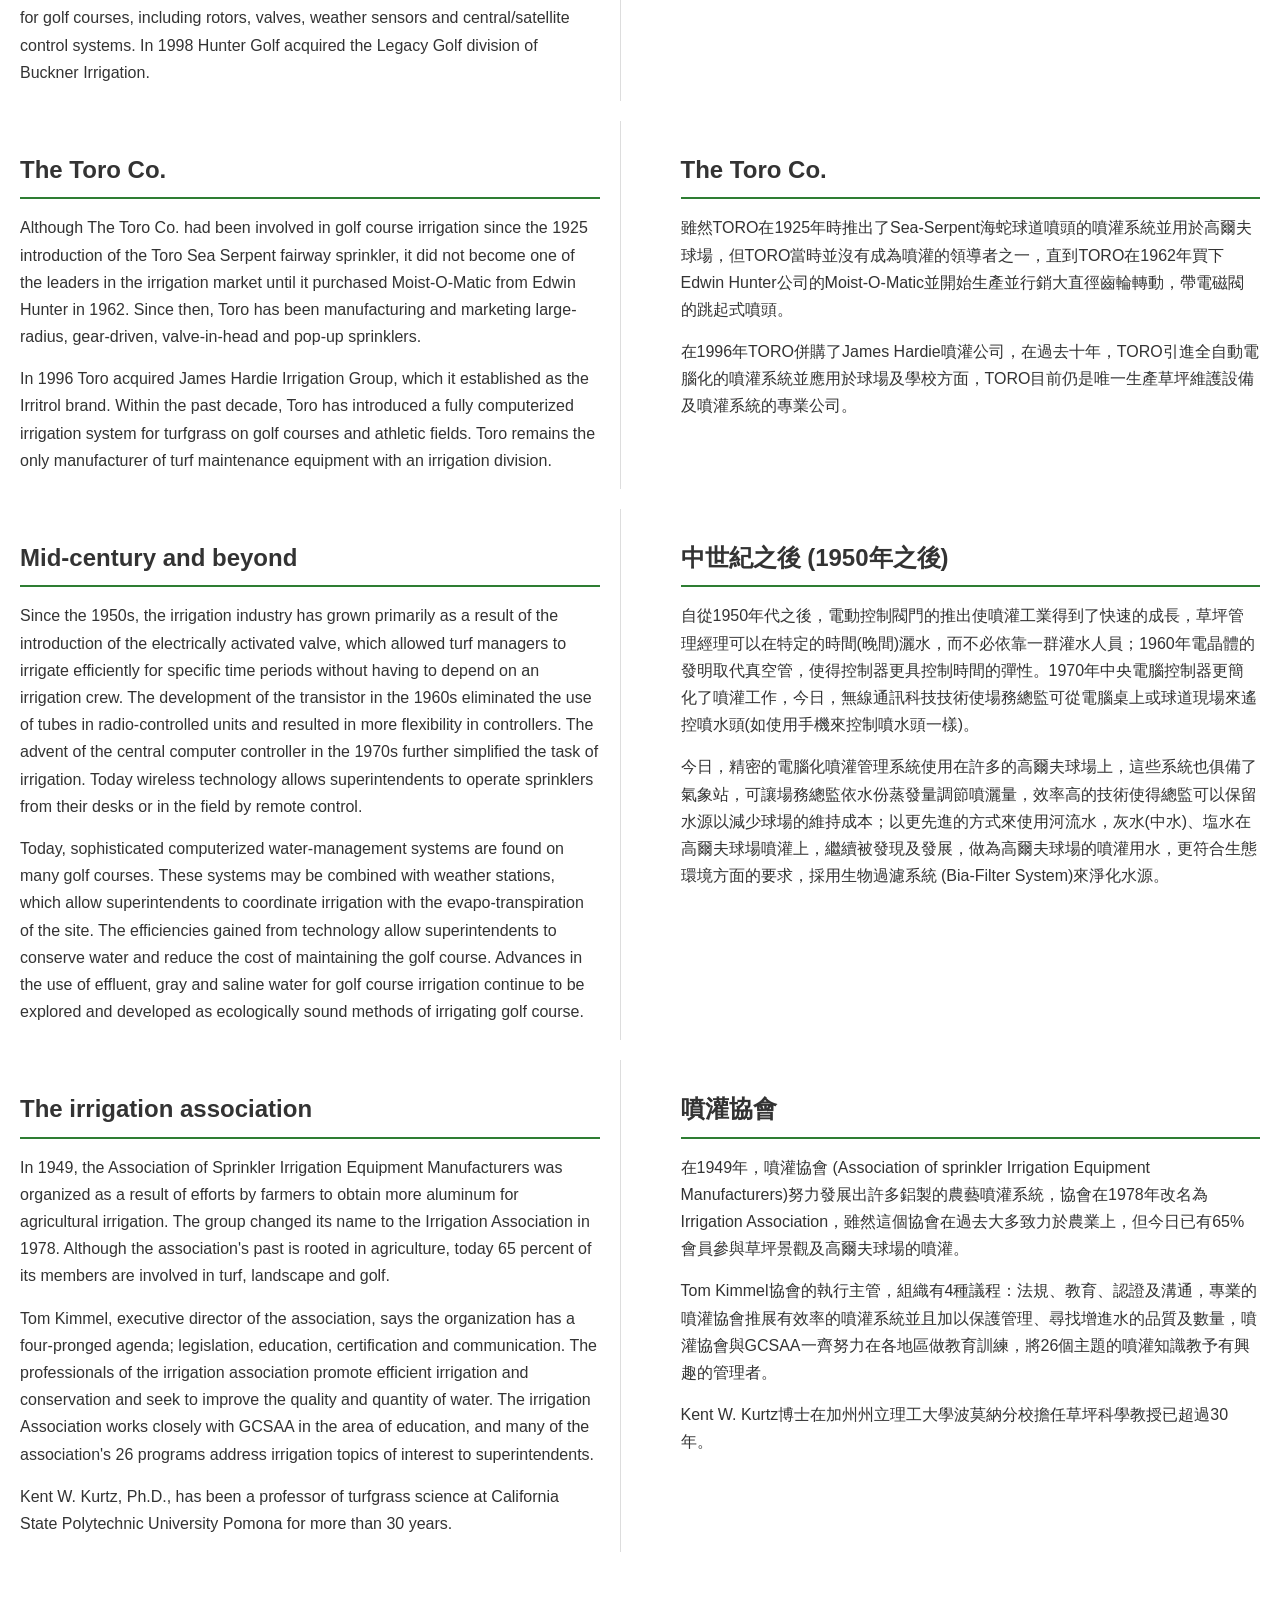
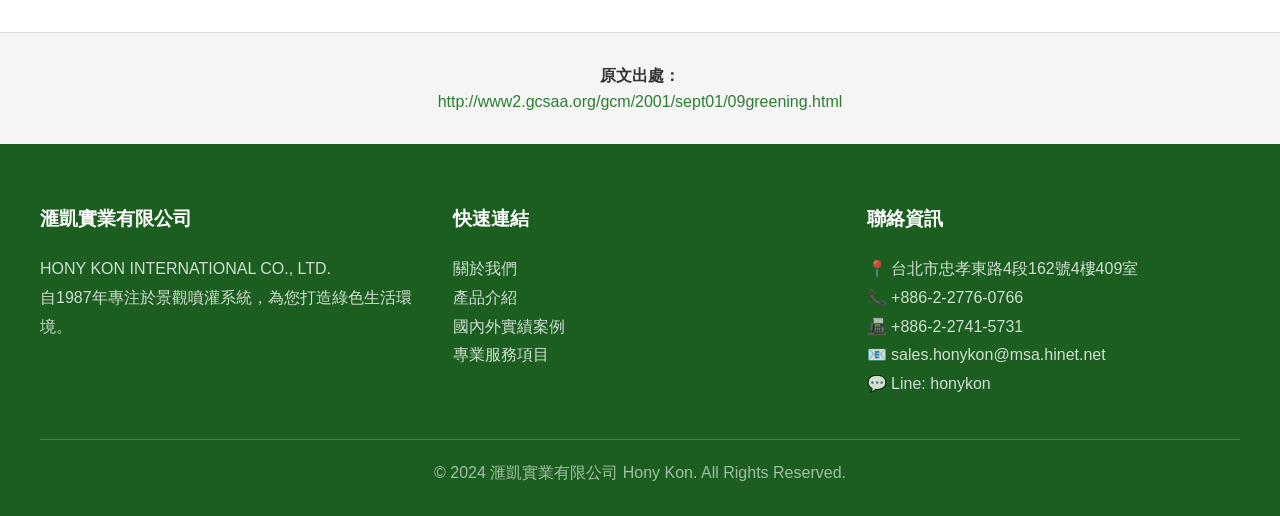
<file: history.html>
<!DOCTYPE html>
<html lang="zh-TW">
<head>
    <meta charset="UTF-8">
    <meta name="viewport" content="width=device-width, initial-scale=1.0">
    <title>💧高爾夫噴灌簡史 | 滙凱實業 - Hony Kon</title>
    <meta name="description" content="高爾夫球場噴灌系統發展史，從水力推動灑水車到電腦控制泵站系統的演進歷程。作者：Kent W. Kurtz博士與GCM成員。翻譯：滙凱實業有限公司。">
    <link rel="stylesheet" href="styles.css">
    <style>
        /* Side-by-side bilingual layout */
        .bilingual-container {
            max-width: 1400px;
            margin: 0 auto;
            padding: 20px;
        }
        
        .bilingual-row {
            display: flex;
            gap: 40px;
            margin-bottom: 20px;
        }
        
        .bilingual-row > div {
            flex: 1;
            width: 50%;
        }
        
        .english-column {
            padding-right: 20px;
            border-right: 1px solid #ddd;
        }
        
        .chinese-column {
            padding-left: 20px;
        }
        
        .bilingual-container p {
            margin-bottom: 15px;
            line-height: 1.7;
            text-align: left;
        }
        
        .bilingual-container h2 {
            color: #333;
            font-size: 1.5rem;
            margin: 30px 0 15px;
            padding-bottom: 8px;
            border-bottom: 2px solid #2e7d32;
        }
        
        .bilingual-container h3 {
            color: #2e7d32;
            font-size: 1.3rem;
            margin: 25px 0 10px;
        }
        
        .bilingual-container blockquote {
            margin: 20px 0;
            padding: 15px;
            background: #f5f5f5;
            border-left: 3px solid #2e7d32;
            font-style: italic;
        }
        
        .bilingual-container blockquote footer {
            margin-top: 5px;
            font-size: 0.9rem;
            color: #666;
            font-style: normal;
        }
        
        .author-header {
            text-align: center;
            padding: 30px 20px;
            background: #f9f9f9;
            margin-bottom: 30px;
            border-bottom: 1px solid #ddd;
        }
        
        .author-header h1 {
            color: #2e7d32;
            font-size: 2rem;
            margin-bottom: 10px;
        }
        
        .author-header .subtitle {
            font-style: italic;
            color: #666;
            margin-bottom: 20px;
        }
        
        .author-header .author-info {
            color: #333;
            font-size: 0.95rem;
        }
        
        .column-header {
            font-weight: bold;
            color: #2e7d32;
            font-size: 1.1rem;
            margin-bottom: 15px;
            padding-bottom: 8px;
            border-bottom: 1px solid #2e7d32;
        }
        
        .source-footer {
            text-align: center;
            padding: 30px 20px;
            margin-top: 40px;
            background: #f5f5f5;
            border-top: 1px solid #ddd;
            overflow-wrap: anywhere;
            word-break: break-word;
            max-width: 100%;
        }
        
        .source-footer a {
            color: #2e7d32;
            text-decoration: none;
        }
        
        .source-footer a:hover {
            text-decoration: underline;
        }
        
        /* Mobile responsive */
        @media (max-width: 768px) {
            .bilingual-row {
                flex-direction: column;
            }
            
            .bilingual-row > div {
                width: 100%;
            }
            
            .english-column {
                border-right: none;
                border-bottom: 1px solid #ddd;
                padding-right: 0;
                padding-bottom: 20px;
            }
            
            .chinese-column {
                padding-left: 0;
                padding-top: 20px;
            }
        }
    </style>
</head>
<body>
    <!-- Preloader -->
    <div class="preloader">
        <div class="preloader-drops">
            <div class="preloader-drop"></div>
            <div class="preloader-drop"></div>
            <div class="preloader-drop"></div>
            <div class="preloader-drop"></div>
            <div class="preloader-drop"></div>
        </div>
        <p>載入中...</p>
    </div>

    <!-- Navigation -->
    <nav class="navbar">
        <div class="nav-container">
            <a href="index.html" class="logo">
                <span class="logo-icon">💧</span>
                <span>滙凱實業</span>
            </a>
            <ul class="nav-links">
                <li><a href="index.html">首頁</a></li>
                <li><a href="about.html">關於我們</a></li>
                <li class="dropdown">
                    <a href="products.html">產品介紹 ▾</a>
                    <ul class="dropdown-menu">
                        <li class="sub-dropdown"><a href="products.html#toro">TORO 系列 ▸</a>
                            <ul class="sub-menu">
                                <li><a href="evolution-controller.html">Evolution控制器</a></li>
                                <li><a href="water-smart.html">智能節水系列 Water Smart</a></li>                                
                                <li><a href="agriculture.html">農業灌溉設備</a></li>
                            </ul>
                        </li>
                        <li><a href="products.html#rainbird">Rain Bird 系列</a></li>
                        <li><a href="products.html#hunter">Hunter 系列</a></li>
                    </ul>
                </li>
                <li><a href="portfolio.html">國內外實績案例</a></li>
				<li><a href="services.html">專業服務項目</a></li>
                <li><a href="history.html" class="active">高爾夫噴灌簡史</a></li>
                <li><a href="contact.html">聯絡我們</a></li>
            </ul>
            <button class="mobile-menu-btn">☰</button>
        </div>
    </nav>

    <!-- Mobile Navigation -->
    <div class="mobile-nav-overlay"></div>
    <div class="mobile-nav">
        <button class="mobile-nav-close">✕</button>
        <ul class="mobile-nav-links">
            <li><a href="index.html">首頁</a></li>
            <li><a href="about.html">關於我們</a></li>
            <li class="mobile-has-sub">
                <a href="products.html">產品介紹</a>
                <ul class="mobile-sub-menu" style="list-style: none; padding-left: 20px;">
                    <li style="list-style: none;">
                        <div style="display: flex; justify-content: space-between; align-items: center; padding: 10px 0;">
                            <a href="products.html#toro" style="color: #666; text-decoration: none; flex-grow: 1;">TORO 系列</a>
                            <span class="arrow-icon-toggle" style="cursor: pointer; padding: 10px; color: #2e7d32; font-size: 0.8rem;">▼</span>
                        </div>
                        <ul class="toro-sub-items" style="display: none; list-style: none; padding-left: 15px; border-left: 2px solid #2e7d32; margin-bottom: 10px;">
                            <li><a href="evolution-controller.html" style="padding: 8px 0; display: block;">Evolution控制器</a></li>
                            <li><a href="water-smart.html" style="padding: 8px 0; display: block;">智能節水系列 Water Smart</a></li>
                            <li><a href="agriculture.html" style="padding: 8px 0; display: block;">農業灌溉設備</a></li>
                        </ul>
                    </li>
                    <li><a href="products.html#rainbird">Rain Bird 系列</a></li>
                    <li><a href="products.html#hunter">Hunter 系列</a></li>
                </ul>
            </li>
            <li><a href="portfolio.html">國內外實績案例</a></li>
			<li><a href="services.html">專業服務項目</a></li>
            <li><a href="history.html">高爾夫噴灌簡史</a></li>
            <li><a href="contact.html">聯絡我們</a></li>
        </ul>
    </div>

    <!-- Hero Section -->
    <section class="hero" style="min-height: 50vh;">
        <div class="hero-content">
            <h1>高爾夫噴灌簡史</h1>
            <p class="hero-description">從水力推動灑水車到電腦控制泵站系統</p>
        </div>
    </section>

    <!-- Bilingual Content -->
    <div class="bilingual-container">

        <!-- Introduction -->
        <div class="bilingual-row">
            <div class="english-column">
				<h2>The greening of the green</h2>
				<p>Kent W. Kurtz, Ph.D., and GCM staff</p>
                <p>Golf course irrigation has evolved from mule-drawn water wagons to computer-regulated pump stations.</p>
                <p>Like other turfgrass innovations, irrigation emerged as an adjunct to the management of golf courses. In the 19th century, golf course in the United States used mule-drawn water wagons to irrigate fairways and, taking their cues from St. Andrews in Scotland, began to water putting greens as well. Toward the end of the century, Yankee ingenuity entered the scene, as innovative Americans began to develop machines to assist in the laborious task of irrigation.</p>
                <p>E. Stebbins Manufacturing Co. in Springfield, Mass., developed the Twin Comet Lawn Sprinkler, and began selling it in 1897. one of the first gear-driven lawn sprinklers to be mass-produced in the United States, the Twin Comet consisted of three revolving arms and a hose nozzle. It stood 17 inches high, weighed 6 pounds and cost $5.</p>
            </div>
            <div class="chinese-column">
				<h2>高爾夫噴灌簡史</h2>
				<p>作者：Kent W. Kurtz博士與GCM成員</p>
				<p>翻譯：滙凱實業有限公司</p>
                <p>高爾夫球場的噴灌系統已由水力推動灑水車發展至電腦控制的泵站系統。</p>
                <p>隨著草皮的革新，噴灌漸成為高爾夫球場管理的重要部份，在19世紀時期，美國的高爾夫球場採用了蘇格蘭人聖‧安德森先生水力推動灑水車來灌溉高爾夫球場的球道及果嶺，效果十分的不錯。在接近19世紀未時，美國人發展出了一套精巧的機具系統來協助原本吃力的噴灌工作。</p>
                <p>美國麻州的首府Springfield的一間製造廠E. Stebbins Manufacturing Co.,發展出了Twin Comet Lawn灑水器，並於1897年開始銷售；其中第一個草坪用齒輪帶動式的灑水頭開始在美國大量生產。Twin Comet的組成成份有3個旋轉臂桿及一個軟管噴嘴，總長共17"，6磅重，每件售價美金5元。</p>
            </div>
        </div>

        <!-- Pioneers Section -->
        <div class="bilingual-row">
            <div class="english-column">
                <h2>Pioneers of the early 1900s</h2>
                <p>In 1894, Charles Skinner from troy, Ohio, obtained a patent for his above ground sprinkling system. The galvanized pipes were turned by hand and were suspended 6 feet above the area to be irrigated. Across the country in Pasadena, Calif., John Ross established the first company to manufacture lawn sprinklers in 1904. L.B. Harris patented one of the first gear-driven sprinkler heads, the Harris Precipitation, in 1910.</p>
                <p>Another pioneer, W. Van Thompson, founded the Thompson Manufacturing Co. in Pasadena in 1907. by 1915, the Thompson revolving-arm roller sprinkler was being used on golf greens, and Los Angeles Country Club purchased one of the sprinklers in 1918. Los Angeles CC was also one of the first clubs to install pipe and quick-coupler valves around World War I. In 1936, Thompson started selling the Commander, an underground gear-driven, rotary sprinkler head, which remained in production until 1955. Thompson Manufacturing was eventually split in two, with Signature Controls buying the golf irrigation division in April 2000 and L.R. Nelson Corp. purchasing the hose-end sprinkler division later that year.</p>
                <p>L.R. Nelson developed a turf sprinkler in 1906, and he is credited with developing one of the early large traveling sprinklers. He also worked with the B.F. Goodrich Co. to develop a 5-inch hose that could be dragged along to work with the sprinkler. The Nelson family sold L.R. Nelson Co. in 1972, and that company continues to operate as L.R. Nelson Corp. Today Nelson's grandson is president of the Nelson Irrigation Corp., which specializes in agricultural irrigation systems.</p>
                <p>In 1912, another pioneer in irrigation, W.A. Buckner, obtained his first patent for a slow-rotation sprinkler. Shortly thereafter, Buckner's hoseless sprinkler irrigation system was installed at Pebble Beach Golf Course, Monterey, Calif., during the course's construction. During the next 30 years, Buckner also developed the quick-coupling valve, the sand resistant bearing and the cam-driven sprinkler head. The union of Buckner Turf Irrigation and Storm Irrigation (originally a brass foundry) resulted in today's Buckner by Storm.</p>
                <p>In 1920, Brook Hollow Country Club in Dallas opened with a state-of-the-art irrigation system featuring steel pipes, a centralized motorized pumping station and hand-operated quick-coupler sprayers. The automatic-sequencing hydraulic controller was developed in 1922 by George Moody and first installed in 1924. The first commercial system was installed five years later for the city of Upland, Calif.</p>
                <p>Pop-up sprinklers were another important advancement in irrigation technology. John Brooks designed a brass pop-up turf sprinkler in 1916. within 10 years, he had made automatic irrigation possible by combining an electric timer that activated a hydraulic controller with the sprinkler heads. Brooks granted a franchise to Frederick Reinecke, who established Brooks of California and later developed the Febco brand of valves and vacuum breakers for turf applications. Febco exists today as a brand of CMB Industries.</p>
                <p>By the 1930s, brass pop-up sprinklers with fixed-spray heads were quite common. Brass was used because of its resistance to corrosion. In the Midwest, brothers Daniel and Bernard Wright of Chicago combined their business with the Mueller Brass Co. of Port Huron, Mich., to form Muellermist. The company offered a complete under-ground turf sprinkler irrigation system with a ball-drive pop-up head as early as 1932.</p>
                <p>Some of the first golf courses to install irrigation systems in the United States were Long Island's National Golf Links of America in Southampton, N.Y., the Merion Golf Club in Ardmore, Pa., and Pinehurst (N.C.). when the game of golf spread west, golf course architects realized that building and maintaining golf courses were impossible without irrigation.</p>
            </div>
            <div class="chinese-column">
                <h2>19世紀初的先驅</h2>
                <p>在1894年，Ohio州，Troy市的查爾斯‧史更那取得了地上噴灌系統的專利，利用一支鍍鋅鋼管用手轉動高於地面6尺的鋼管來噴灌。在1904年John Ross在美國加州巴莎廸那郡建立了他的第一間公司，生產草坪噴灑器，Mr. L.B. Harris也是製造灑水器的先驅之一，但他的風光時刻卻在1910年時驟然落下。</p>
                <p>另一個先驅者，Mr. W. Van Thompson於1907年在美國加州巴莎廸那郡建立了Thompson製造廠，發展出可旋轉的噴灌器材並將之應用在高爾夫球場上。1918年洛磯山高爾夫俱樂部購買了此種噴灌器材，在第一次大戰期間，洛磯山高爾夫鄉村俱樂部也是安裝有齒輪帶動式噴頭及有快速給接閥的球場之一。1936年時，Mr. Thompson開始販售Commander(一個地下式的齒輪帶動旋轉式噴頭)，Thompson公司持續生產此產品至1955年，但公司最後還是一分為二，其中Signature控制器公司在2000年4月買下高爾夫噴灌部門，繼之次年被L.R. Nelson公司買下了軟管灌溉部門。</p>
                <p>1906年L.R. Nelson公司發展出草皮灌溉系統而且他也在B.F. Goodrich公司發展出了5吋軟管，可以用拖拉方式來溉灌，但在1972年Nelson家族將L.R. Nelson公司賣出，之後L.R. Nelson公司仍持續營運，至今Nelson噴灌公司仍由Nelson的孫子繼續經營，並專研於農業溉灌系統上。</p>
                <p>在1912年，另一個噴灌代表人物W.A.Buckner取得了他的第一個專利-低旋轉灑水器，在短時間之內，他的設計被Pebble Beach 高爾夫球場所採用，在接下來的30年裡，Buckner也發展出了快速給水閥及防砂軸承及凸輪轉動的灑水頭，Buckner的草皮灑水系統及Storm灑水系統合併而成現在的Storm公司。</p>
                <p>在1920年，Dallas Brook Hollow鄉村俱樂部引進當時最先進最高級的噴灌系統，採用鋼管配管(如自來水系統)及中央系統泵站及手動操作連接快速給水灑水器，自動化連續液壓式控制器在1922年由George Moody所發展出來，並於1924年安裝完成，五年後，第一套商品化系統在美國加州Upland市按裝使用。</p>
                <p>跳起式噴頭也是噴灌技術的另一項重大發展，在1916年John Brooks設計了一款黃銅製的跳起式噴頭，在之後的十年，他又發展出了將噴灌設備聯結電子時間控制器和自動程序的液壓控制器。Brook取得了Frederick Reinecke的財務支持，在加州建立了Brooks公司，後來發展成Febco牌閥門及破真空閥，今日Febco是CMBI工業公司的一廠商。</p>
                <p>在1930年，黃銅製跳起式噴頭及固定噴頭在當時已是相當普遍了，黃銅之所以被使用乃因為它具有抗腐的作用，在美國中西部，Daniel及Bernard兄弟將他們在芝加哥的公司Port Huron興Mueller Brass合併，組成Mullermist公司，提供完整的地下化噴灌系統並採用擊球轉動跳起式噴頭。</p>
                <p>在美國一些一流的高爾夫球場皆有安裝噴灌系統，如紐約的Long Island國際高爾夫球場，Merion高爾夫球俱樂部及Pinehurst球場，球場的設計師也領悟到要維持一個球場在良好的狀態下，沒有噴灌是不行的。</p>
            </div>
        </div>

        <!-- Another View Section -->
        <div class="bilingual-row">
            <div class="english-column">
                <h2>Another view of the early years</h2>
                <p>Although the early part of the century produced advances in turf irrigation equipment, many golf curse were unable to take full advantage of the technology. Robert Williams, 1958 president of GCSAA, recalls golf course in 1920s and'30 that used hydrants installed in the rough along one side of the fairway. "It took two men most of the night to water all the greens and nine fairways." Says Williams. "Usually 50 100-foot hoses and 10 to 12 sprinklers had to be moved around the course by hand or by truck or tractor." Williams also remembers that it was difficult to find night watermen because they were required to work until 2 A.M. or later to ensure that the fairways were watered.</p>
                <p>"It was a hard job. You didn't want high schoolers out on the course all night. It was tedious and scary work, with the occasional wild animal or vandal breaking the monotony," the 60-year GCSAA member says.</p>
            </div>
            <div class="chinese-column">
                <h2>近年來的溉況</h2>
                <p>儘管近年來在草皮灌溉系統上已有進展，但許多的球場仍無法取得全部的優勢及技術，在1958年時GCSAA的董事長Robert Williams回想起從1920年到1930年間噴灌方式：沿著球道的長草區的一邊按裝的給水栓來灌水的方式，Williams說道："這麼就需要有二個人用整晚的時間去灌溉果嶺及9個球道了。"通常一條50呎~100呎的軟管有10~12個噴頭，必須靠人工、卡車或拖引機才能將軟管分散移動到需要的位置，而且要找一個夜間的噴灑人也很困難，因為他們必須工作到凌晨2點，或者更晚，直到他們確定每一個球道都已有灑到水。</p>
                <p>一個GCSAA60歲的員工說，這真是一個困難的工作，你不會要一個高中生整晚在球場做這樣乏味且危險的工作，只有偶而野生動物的闖入改變了寧靜的氣氛。</p>
            </div>
        </div>

        <!-- Rain Bird Section -->
        <div class="bilingual-row">
            <div class="english-column">
                <h2>Rain Bird</h2>
                <p>Although the great depression business throughout the country in the early 1930s, the irrigation industry continued to advance.</p>
                <p>A citrus farmer, Orten Englehardt, and his neighbor, Clement Lafetra, launched the Rain Bird Co. in Glendora, Calif., during this period. Englehardt produced the prototype of a horizontal impact-drive sprinkler in 1932 and received the patent for his "spring-activated impact sprinkler" in 1934. the innovative design had fewer moving parts, and the sprinklers were more dependable and less expensive.</p>
                <p>By 1935, Engliehardt wanted to return to farming, so Lafetra and his wife, Mary Elizabeth, assumed the manufacturing and sales rights to Englehardt's invention. The bird-like appearance of the sprinklers led the LaFetras to name their company Rain Bird after a Native American legend about a rain bird that ended a long period of drought.</p>
                <p>Los Angeles CC purchased some early Rain Bird equipment to irrigate its golf course. Rain Bird's position in the industry had become established by the end of World War II. In 1990, Rain Bird's original impact sprinkler joined EliWhitney's cotton gin as a historic engineering landmark, the highest honor presented by the American Society of Agriculture Engineers.</p>
            </div>
            <div class="chinese-column">
                <h2>Rain Bird</h2>
                <p>在1930年時，經濟仍然十分的蕭條，但噴灌技術仍持續的進步發展中。</p>
                <p>一個種柑橘的農人，Orten Englehardt及他的鄰居Clement Lafetra在加州Glendora合開了Rain Bird公司，在這段期間，Englehardt在1932年設計了原型水平衝擊性噴頭，並於1934年取得了彈簧回轉力衝擊式噴頭的專利權，此項創新設計後來一直改進更新，讓噴頭更加穩定且價格愈來愈便宜。</p>
                <p>1935年Engliehardt想要回歸田園生活，所以Lafetra 和他的妻子Mary Elizabeth就承接了他的工廠和他的發明；這個看似鳥兒的噴頭，領著Lafetra把公司取名為"Rain Bird"，而使"Rain Bird"在美國行銷無止。</p>
                <p>Los Angeles高爾夫球場買了一些Rain Bird早期的設備來做球場噴灌，Rain Bird在工業上的地位也於第二次世界大戰未期建立了，在1990年Rain Bird的發明影響了噴灌系統加入Eliwhitney's棉花軋棉機，成為歷史性的工程地標，美國農業工程師協會也曾授予Rain Bird最高榮譽。</p>
            </div>
        </div>

        <!-- Post-WWII Section -->
        <div class="bilingual-row">
            <div class="english-column">
                <h2>Post-World War II</h2>
                <p>After World War II, interest in outdoor recreation and golf accelerated. The turf grass irrigation industry expanded because grass playing surfaces needed water. Completely automatic irrigation systems were available after the war, but converting quick-coupler systems did not gain momentum until the 1960s and 1970s.</p>
                <p>In the early 1950s, Brentwood Country Club in Los Angeles was one of the first golf courses to employ a fully automatic irrigation system. At a cost of $120,000, the golf course was ensured wall-to-wall coverage using Buckner sprinkler heads and valves and a Moody controller. During the post-war era, independent inventors and skilled craftsman continued to prosper in the irrigation business. The primary companies in the turf and golf course market were Febco, Buckner and Rain Bird.</p>
            </div>
            <div class="chinese-column">
                <h2>第二次世界大戰之後</h2>
                <p>第二次世界大戰之後，戶外休閒活動及高爾夫球運動加速的發展，灌溉的技術也因為草皮的需要而發展起來，全自動的噴灌系統也在戰後才有，但當時並未結合快速給水系統，直到1960年及1970年才有所改變。</p>
                <p>在1950年初，洛磯山的Brentwood鄉村俱樂部是當時第一個使用全自動噴灌系統的球場，其價值為USD120,000美金，球場內沒有一處沒有使用噴頭及Moody控制器；在大戰期間，專業的發明家及技工持續的努力於噴灌業，其中在當地主要的公司有Febco、 Buckner及 Rain Bird。</p>
            </div>
        </div>

        <!-- Hunter Section -->
        <div class="bilingual-row">
            <div class="english-column">
                <h2>Hunter</h2>
                <p>In Riverside, Calif., L.J. Hunter founded the Hunter Engineering Co., making tubing for portable sprinklers. In 1952, Hunter's son, Edwin, founded Moist-O-Matic to build moisture sensors. Hunter pioneered the use of plastics and revolutionary new technologies in producing water-efficient golf sprinklers, valves and control systems. Within a short time, Edwin developed a smaller-diameter sprinkler head to compete with the standard impact-type head that had the greatest share of the market. His invention was a gear-driven, slow-rotating, plastic pop-up head, which was very reliable and applied water evenly.</p>
                <p>A prolific inventor, who ultimately held more than 60 irrigation patents, Edwin Hunter also developed the valve-in-head sprinkler and multistation hydraulic controller. In 1962, Hunter sold his business to the Toro Co. but stayed with the company as director of design and development for its new irrigation division. Hunter left Toro in the late 1970s and in 1981 formed a new company, Hunter Industries, which produced plastic gear-driven sprinkler heads.</p>
                <p>The Hunter Golf division of Hunter Industries now produces irrigation equipment for golf courses, including rotors, valves, weather sensors and central/satellite control systems. In 1998 Hunter Golf acquired the Legacy Golf division of Buckner Irrigation.</p>
            </div>
            <div class="chinese-column">
                <h2>Hunter</h2>
                <p>Mr. Hunter在美國加州河邊市建立了Hunter公司，生產相關管類及輕便的噴灌材料，在1952年，Mr. Hunter的兒子Mr. Edwin發展出了Moist-O-Matic水份感應器，Hunter領先採用塑膠原料應用於球場噴頭上及閥門控制系統上，在很短的時間內Mr. Edwin發展出了一種直徑較小的噴頭，一種以齒輪傳動、低轉速、塑膠的跳起式噴頭，相當的耐用且實用，在市場上有較大的占有率。</p>
                <p>Mr. Edwin Hunter是一個多才多藝的發明家，他擁有60多種以上的噴灌器材的專利權，同時發展Valve-In-head帶電磁閥的噴水頭及多站式的水壓控制器，在1962年Mr. Hunter把他的公司賣給TORO公司，同時，留在公司做新的噴灌產品的研發設計總監。1970年Mr. Hunter 離開TORO公司，1981年設立新公司-Hunter工業公司，生產工程塑膠齒輪帶動的噴頭。</p>
                <p>Hunter工業公司Hunter高爾夫部門，現在製造噴灌器材提供給高爾夫球場包含轉子、閥門、氣象感應器及中央衛星控制器系統。1998年Hunter高爾夫部門又取得了Bucker噴灌的Legacy高爾夫控制系統。</p>
            </div>
        </div>

        <!-- Toro Section -->
        <div class="bilingual-row">
            <div class="english-column">
                <h2>The Toro Co.</h2>
                <p>Although The Toro Co. had been involved in golf course irrigation since the 1925 introduction of the Toro Sea Serpent fairway sprinkler, it did not become one of the leaders in the irrigation market until it purchased Moist-O-Matic from Edwin Hunter in 1962. Since then, Toro has been manufacturing and marketing large-radius, gear-driven, valve-in-head and pop-up sprinklers.</p>
                <p>In 1996 Toro acquired James Hardie Irrigation Group, which it established as the Irritrol brand. Within the past decade, Toro has introduced a fully computerized irrigation system for turfgrass on golf courses and athletic fields. Toro remains the only manufacturer of turf maintenance equipment with an irrigation division.</p>
            </div>
            <div class="chinese-column">
                <h2>The Toro Co.</h2>
                <p>雖然TORO在1925年時推出了Sea-Serpent海蛇球道噴頭的噴灌系統並用於高爾夫球場，但TORO當時並沒有成為噴灌的領導者之一，直到TORO在1962年買下Edwin Hunter公司的Moist-O-Matic並開始生產並行銷大直徑齒輪轉動，帶電磁閥的跳起式噴頭。</p>
                <p>在1996年TORO併購了James Hardie噴灌公司，在過去十年，TORO引進全自動電腦化的噴灌系統並應用於球場及學校方面，TORO目前仍是唯一生產草坪維護設備及噴灌系統的專業公司。</p>
            </div>
        </div>

        <!-- Mid-century Section -->
        <div class="bilingual-row">
            <div class="english-column">
                <h2>Mid-century and beyond</h2>
                <p>Since the 1950s, the irrigation industry has grown primarily as a result of the introduction of the electrically activated valve, which allowed turf managers to irrigate efficiently for specific time periods without having to depend on an irrigation crew. The development of the transistor in the 1960s eliminated the use of tubes in radio-controlled units and resulted in more flexibility in controllers. The advent of the central computer controller in the 1970s further simplified the task of irrigation. Today wireless technology allows superintendents to operate sprinklers from their desks or in the field by remote control.</p>
                <p>Today, sophisticated computerized water-management systems are found on many golf courses. These systems may be combined with weather stations, which allow superintendents to coordinate irrigation with the evapo-transpiration of the site. The efficiencies gained from technology allow superintendents to conserve water and reduce the cost of maintaining the golf course. Advances in the use of effluent, gray and saline water for golf course irrigation continue to be explored and developed as ecologically sound methods of irrigating golf course.</p>
            </div>
            <div class="chinese-column">
                <h2>中世紀之後 (1950年之後)</h2>
                <p>自從1950年代之後，電動控制閥門的推出使噴灌工業得到了快速的成長，草坪管理經理可以在特定的時間(晚間)灑水，而不必依靠一群灌水人員；1960年電晶體的發明取代真空管，使得控制器更具控制時間的彈性。1970年中央電腦控制器更簡化了噴灌工作，今日，無線通訊科技技術使場務總監可從電腦桌上或球道現場來遙控噴水頭(如使用手機來控制噴水頭一樣)。</p>
                <p>今日，精密的電腦化噴灌管理系統使用在許多的高爾夫球場上，這些系統也俱備了氣象站，可讓場務總監依水份蒸發量調節噴灑量，效率高的技術使得總監可以保留水源以減少球場的維持成本；以更先進的方式來使用河流水，灰水(中水)、塩水在高爾夫球場噴灌上，繼續被發現及發展，做為高爾夫球場的噴灌用水，更符合生態環境方面的要求，採用生物過濾系統 (Bia-Filter System)來淨化水源。</p>
            </div>
        </div>

        <!-- Irrigation Association Section -->
        <div class="bilingual-row">
            <div class="english-column">
                <h2>The irrigation association</h2>
                <p>In 1949, the Association of Sprinkler Irrigation Equipment Manufacturers was organized as a result of efforts by farmers to obtain more aluminum for agricultural irrigation. The group changed its name to the Irrigation Association in 1978. Although the association's past is rooted in agriculture, today 65 percent of its members are involved in turf, landscape and golf.</p>
                <p>Tom Kimmel, executive director of the association, says the organization has a four-pronged agenda; legislation, education, certification and communication. The professionals of the irrigation association promote efficient irrigation and conservation and seek to improve the quality and quantity of water. The irrigation Association works closely with GCSAA in the area of education, and many of the association's 26 programs address irrigation topics of interest to superintendents.</p>
				<p>Kent W. Kurtz, Ph.D., has been a professor of turfgrass science at California State Polytechnic University Pomona for more than 30 years.</p>
            </div>
            <div class="chinese-column">
                <h2>噴灌協會</h2>
                <p>在1949年，噴灌協會 (Association of sprinkler Irrigation Equipment Manufacturers)努力發展出許多鋁製的農藝噴灌系統，協會在1978年改名為Irrigation Association，雖然這個協會在過去大多致力於農業上，但今日已有65%會員參與草坪景觀及高爾夫球場的噴灌。</p>
                <p>Tom Kimmel協會的執行主管，組織有4種議程：法規、教育、認證及溝通，專業的噴灌協會推展有效率的噴灌系統並且加以保護管理、尋找增進水的品質及數量，噴灌協會與GCSAA一齊努力在各地區做教育訓練，將26個主題的噴灌知識教予有興趣的管理者。</p>
				<p>Kent W. Kurtz博士在加州州立理工大學波莫納分校擔任草坪科學教授已超過30年。</p>
            </div>
        </div>

    </div>

    <!-- Source Footer -->
    <div class="source-footer">
        <p><strong>原文出處：</strong></p>
        <p><a href="http://www2.gcsaa.org/gcm/2001/sept01/09greening.html" target="_blank">http://www2.gcsaa.org/gcm/2001/sept01/09greening.html</a></p>
    </div>

    <!-- Footer -->
    <footer class="footer">
        <div class="container">
            <div class="footer-grid">
                <div class="footer-col">
                    <h4>滙凱實業有限公司</h4>
                    <p>HONY KON INTERNATIONAL CO., LTD.</p>
                    <p>自1987年專注於景觀噴灌系統，為您打造綠色生活環境。</p>
                </div>
                <div class="footer-col">
                    <h4>快速連結</h4>
                    <p><a href="about.html">關於我們</a></p>
                    <p><a href="products.html">產品介紹</a></p>
                    <p><a href="portfolio.html">國內外實績案例</a></p>
                    <p><a href="services.html">專業服務項目</a></p>                    
                </div>
                <div class="footer-col">
                    <h4>聯絡資訊</h4>
                    <p>📍 台北市忠孝東路4段162號4樓409室</p>
                    <p>📞 +886-2-2776-0766</p>
                    <p>📠 +886-2-2741-5731</p>
                    <p>📧 sales.honykon@msa.hinet.net</p>
                    <p>💬 Line: honykon</p>
                </div>
            </div>
            <div class="footer-bottom">
                <p>© 2024 滙凱實業有限公司 Hony Kon. All Rights Reserved.</p>
            </div>
        </div>
    </footer>

    <!-- Back to Top -->
    <button class="back-to-top">↑</button>

    <script src="app.js"></script>
</body>
</html>
</file>
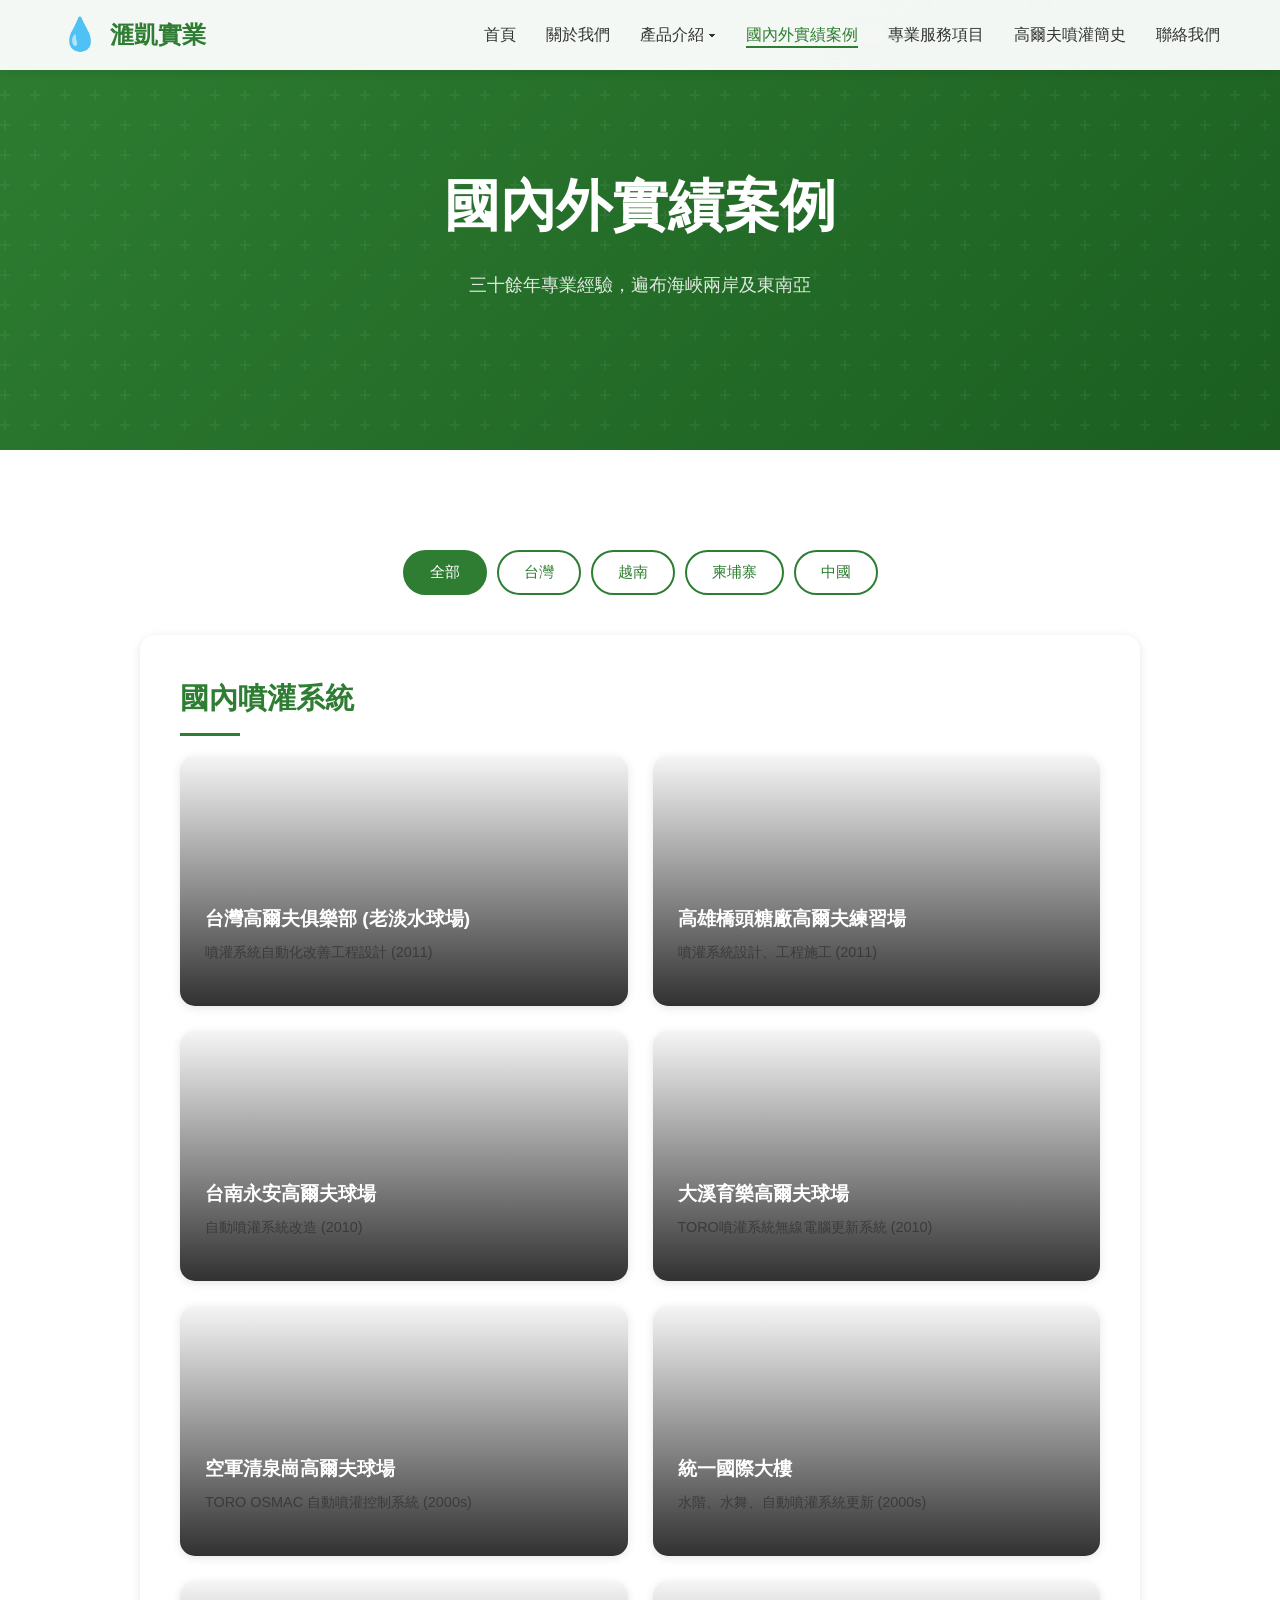
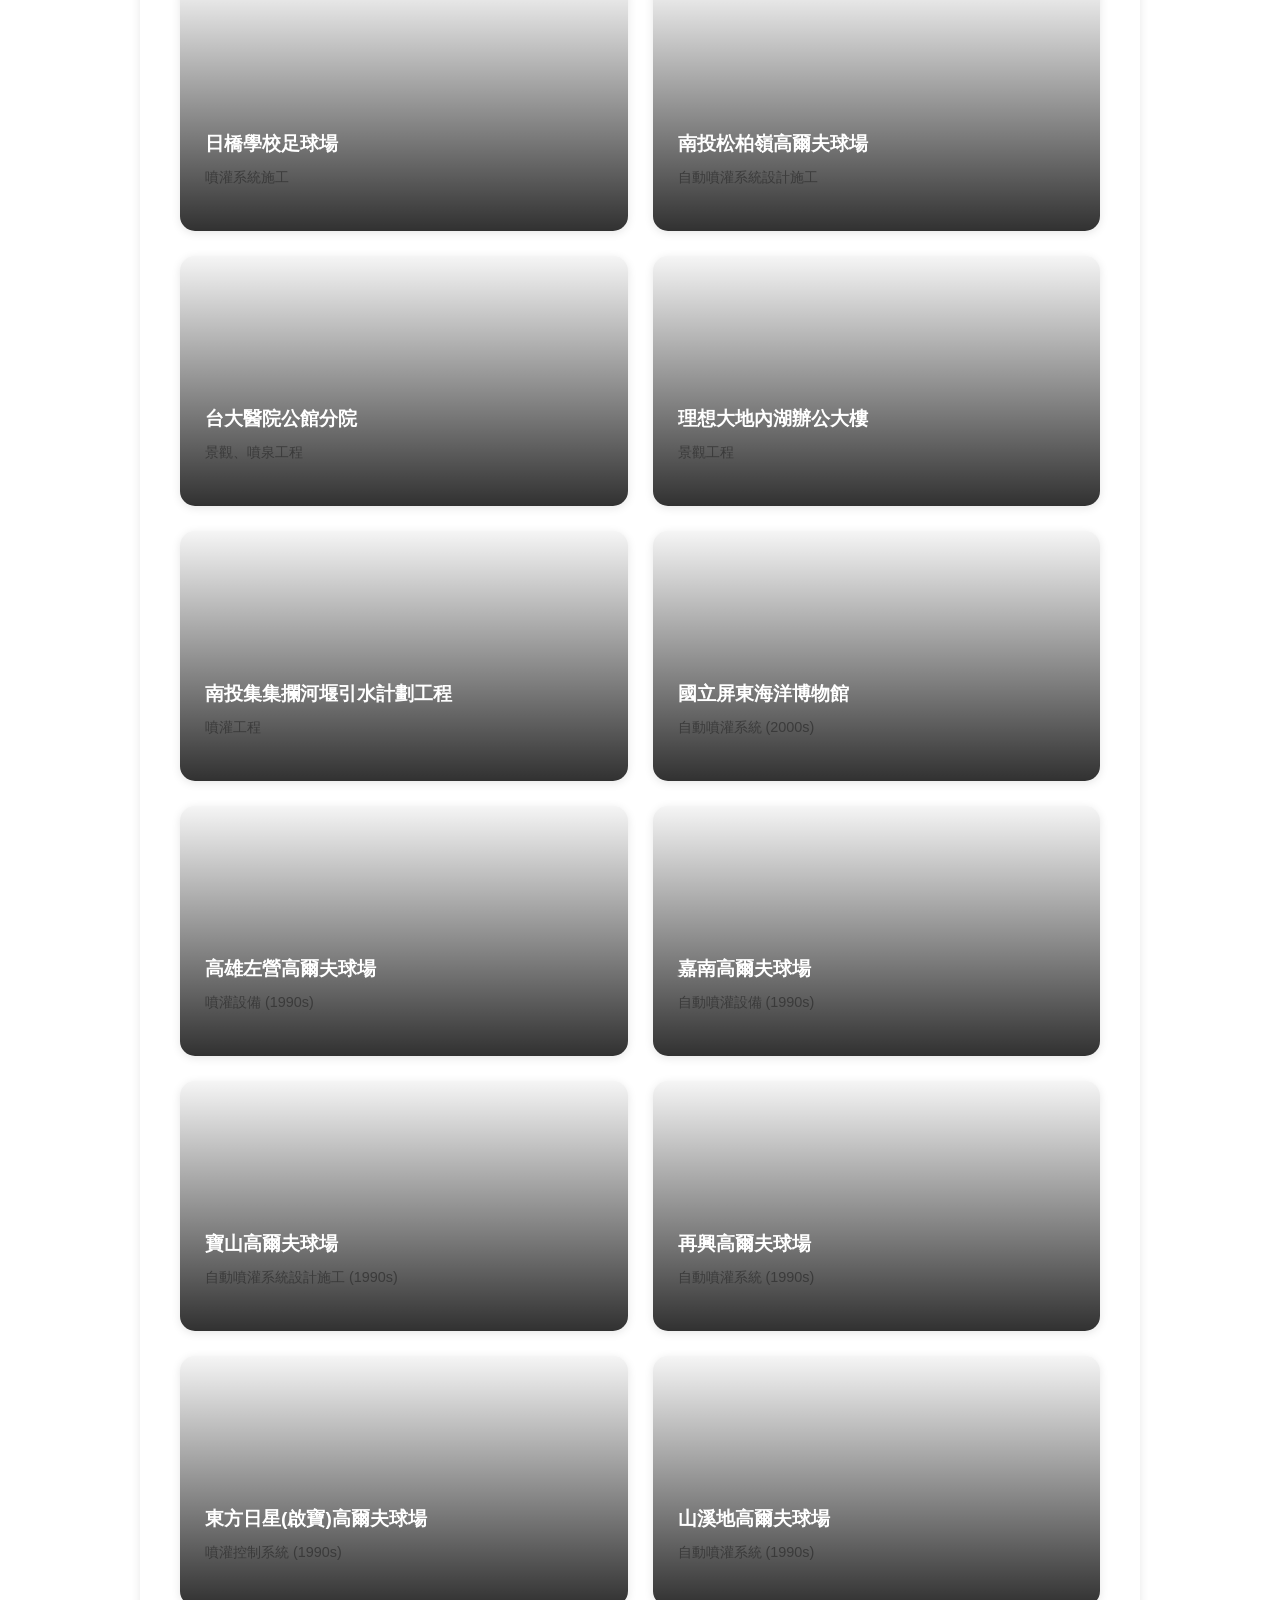
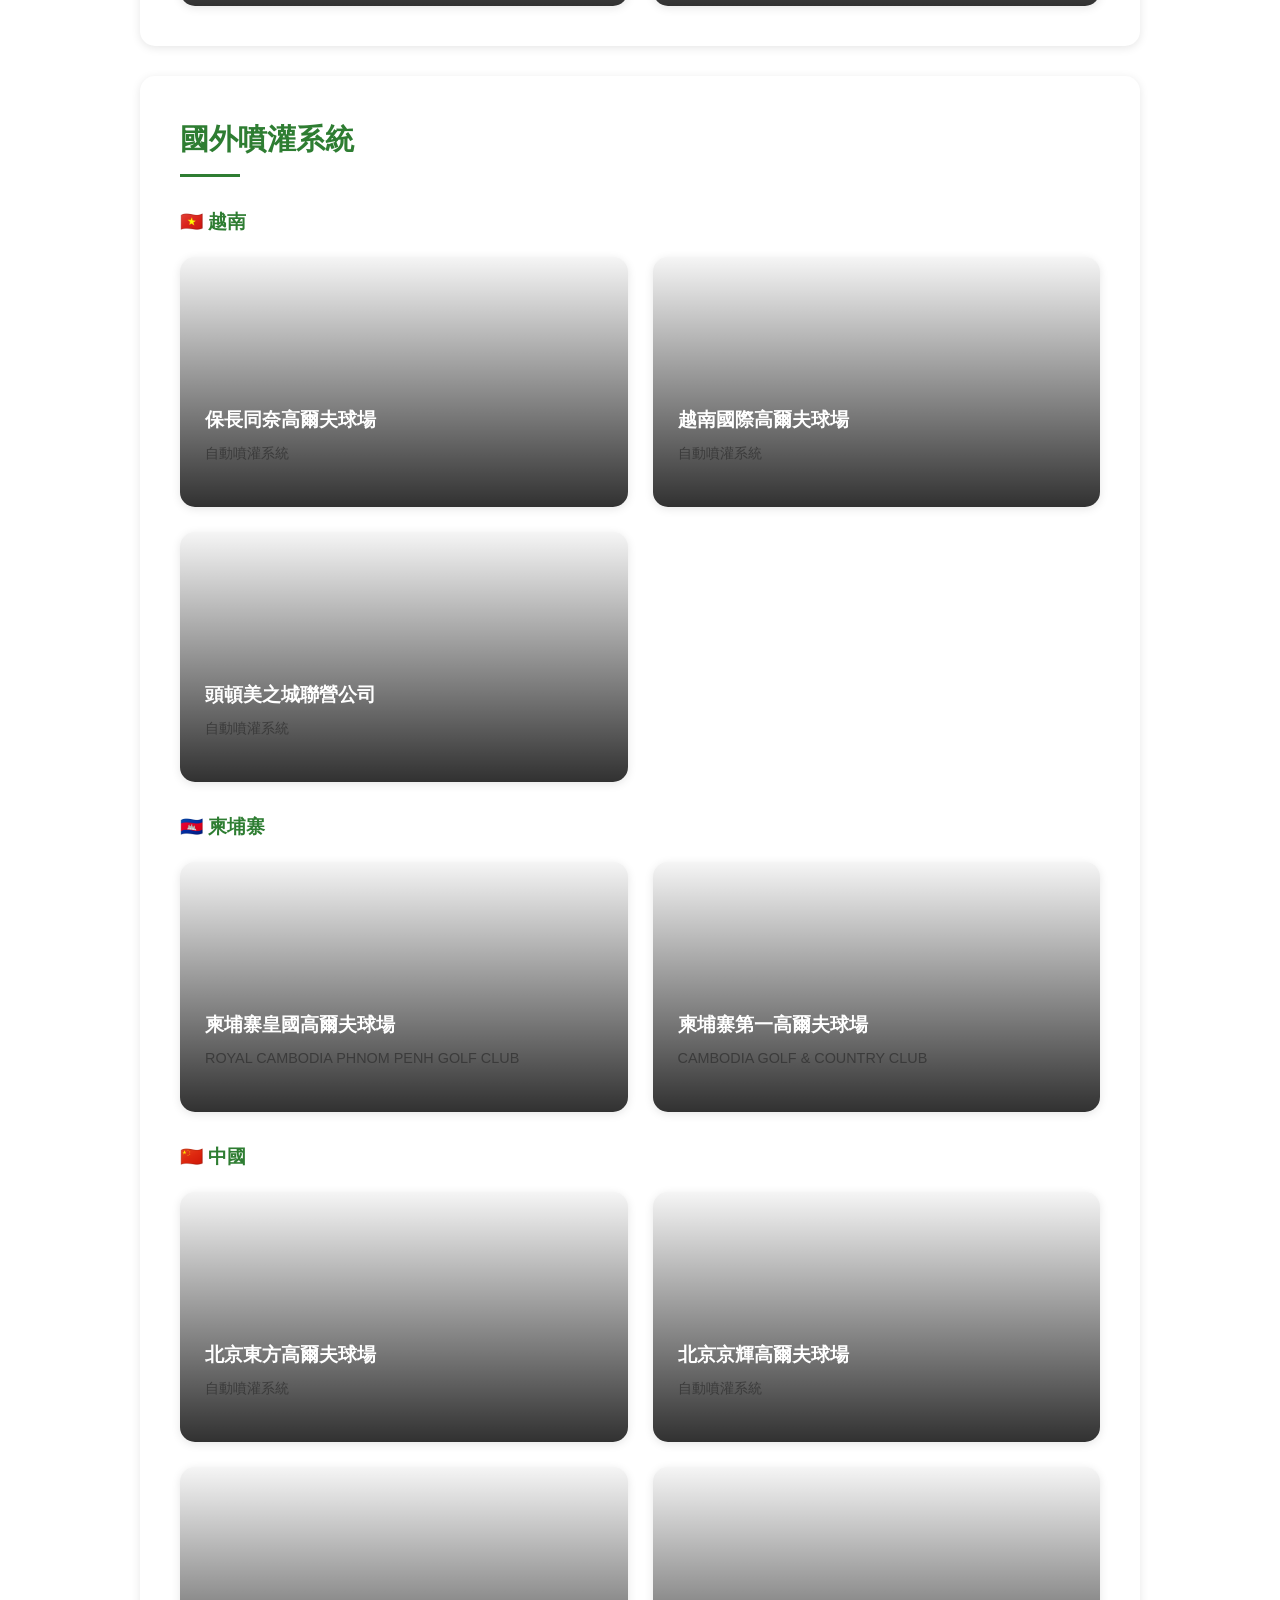
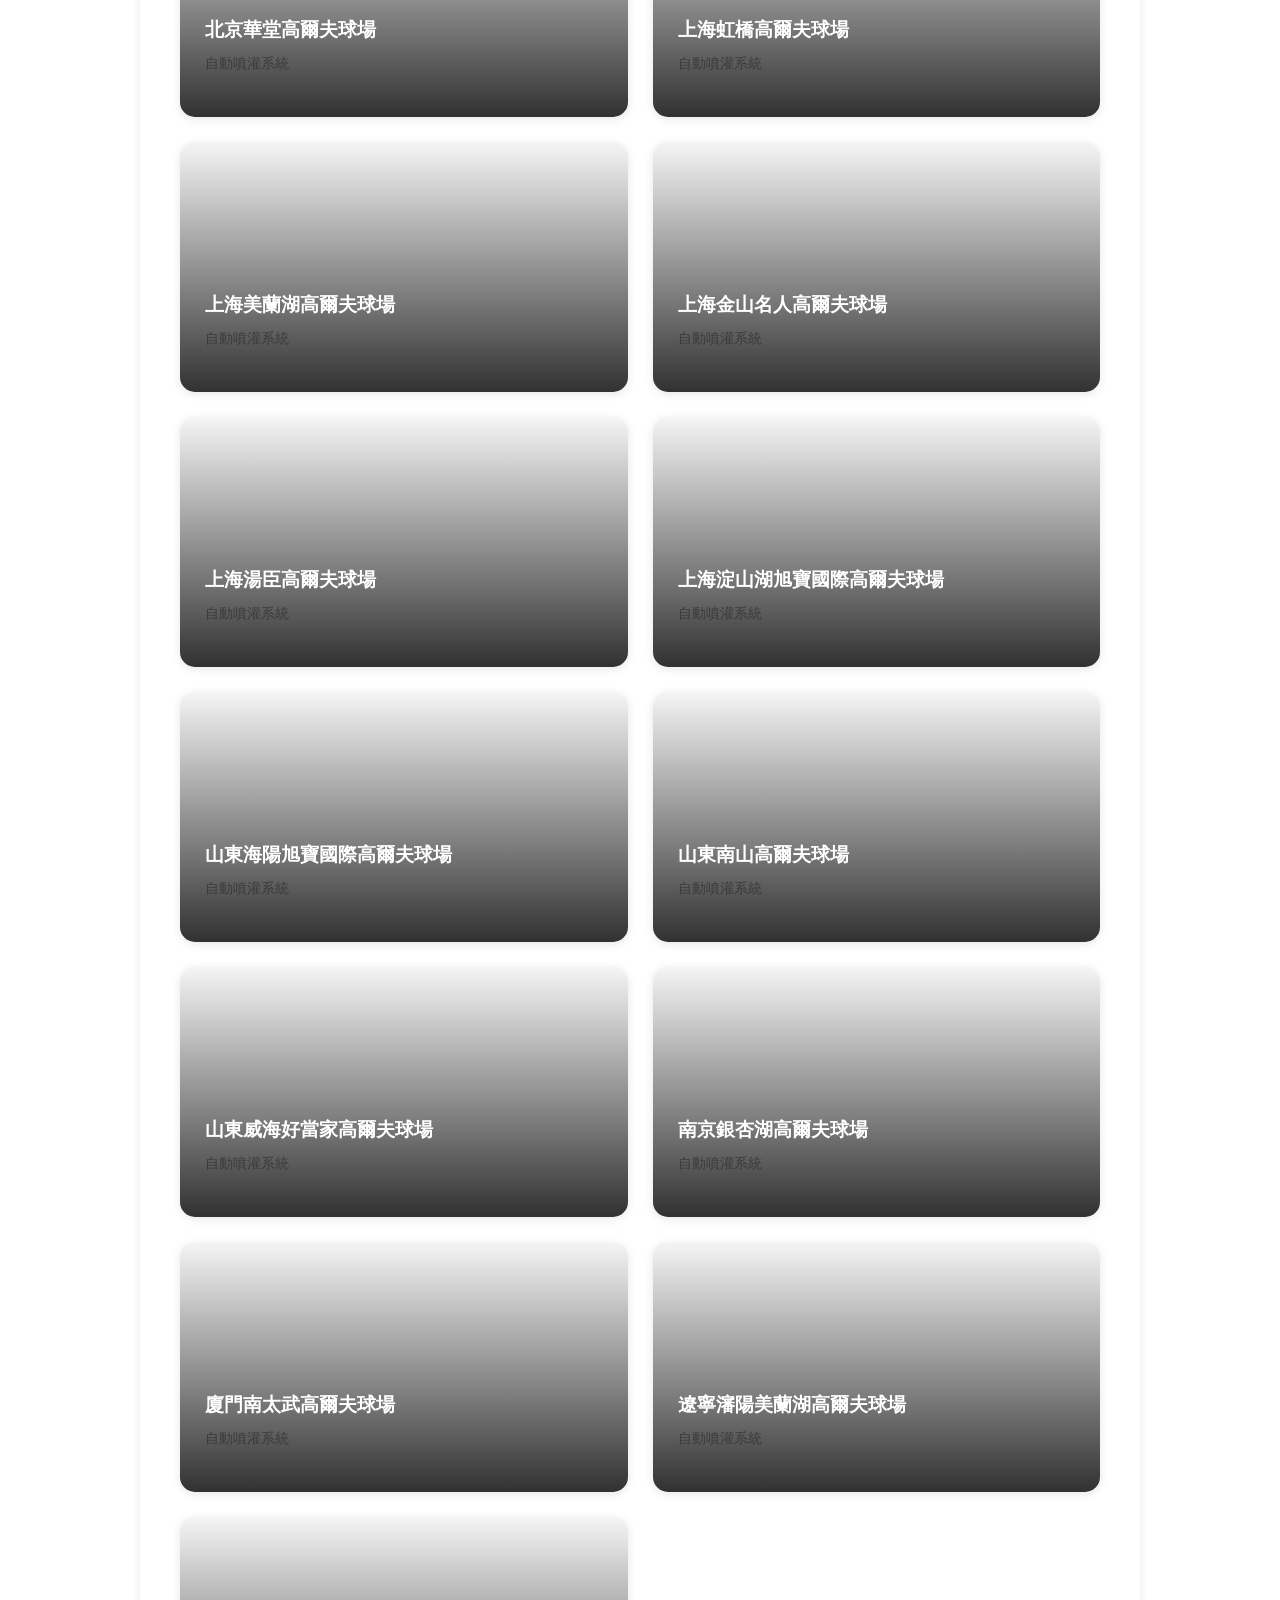
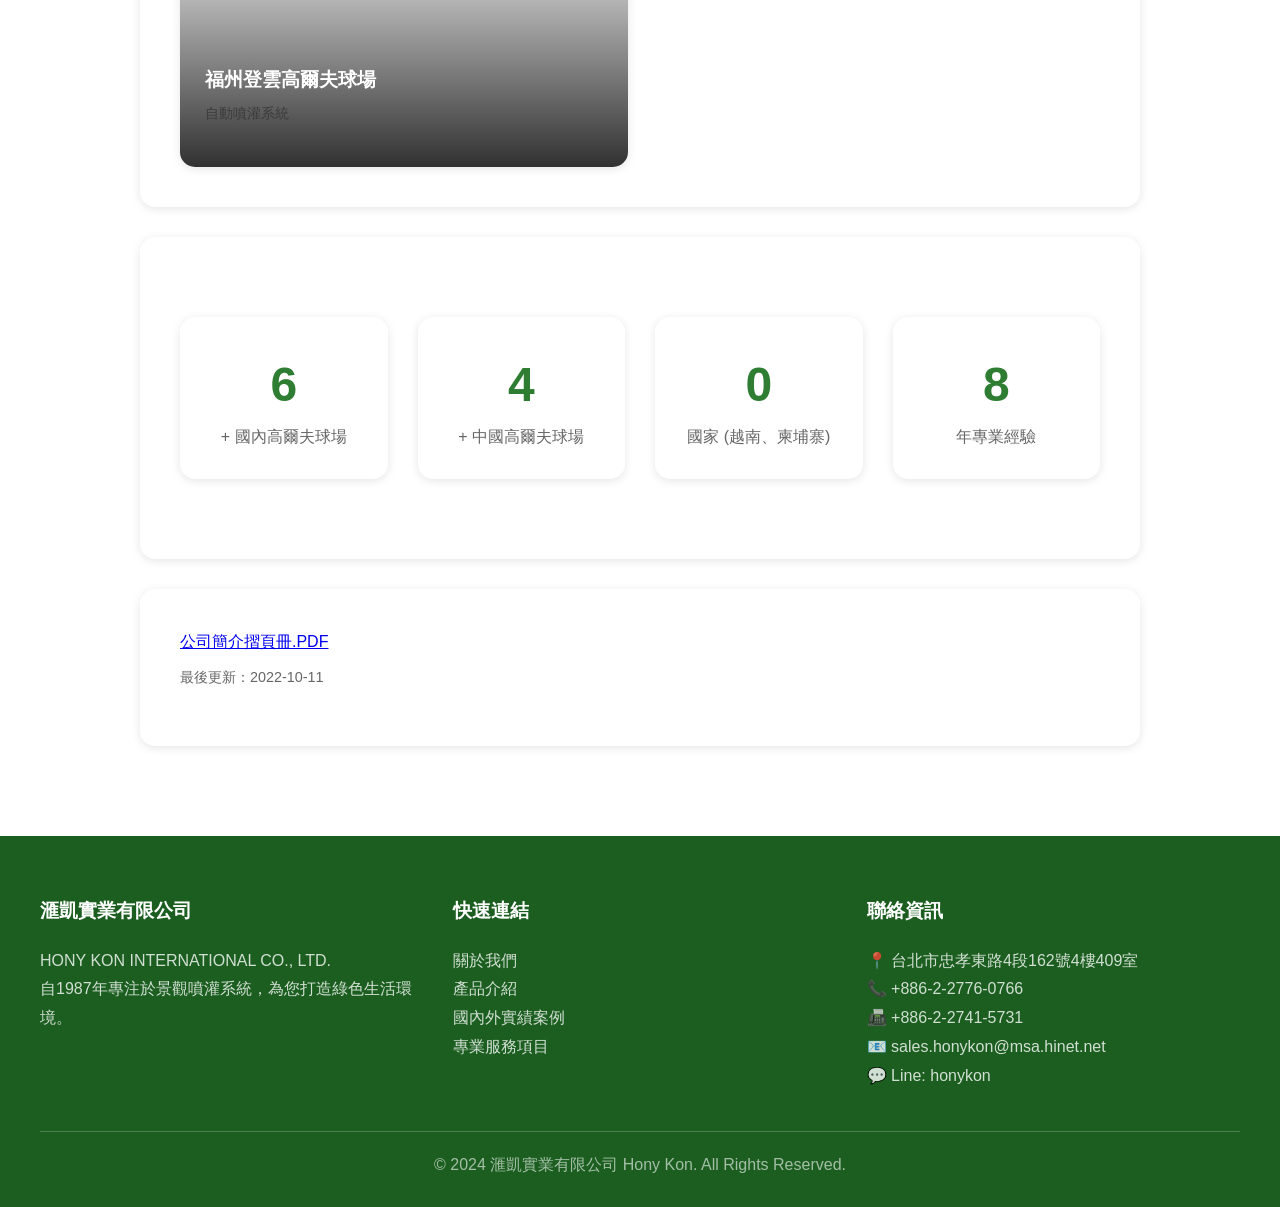
<file: portfolio.html>
<!DOCTYPE html>
<html lang="zh-TW">
<head>
    <meta charset="UTF-8">
    <meta name="viewport" content="width=device-width, initial-scale=1.0">
    <title>💧實績案例 | 滙凱實業 - 國內外噴灌工程實績</title>
    <meta name="description" content="滙凱實業豐富的國內外實績案例，包含高爾夫球場、商業空間、公園綠地等噴灌工程，橫跨台灣、越南、柬埔寨、中國等地區。">
    <link rel="stylesheet" href="styles.css">
</head>
<body>
    <!-- Preloader -->
    <div class="preloader">
        <div class="preloader-drops">
            <div class="preloader-drop"></div>
            <div class="preloader-drop"></div>
            <div class="preloader-drop"></div>
            <div class="preloader-drop"></div>
            <div class="preloader-drop"></div>
        </div>
        <p>載入中...</p>
    </div>

    <!-- Navigation -->
    <nav class="navbar">
        <div class="nav-container">
            <a href="index.html" class="logo">
                <span class="logo-icon">💧</span>
                <span>滙凱實業</span>
            </a>
            <ul class="nav-links">
                <li><a href="index.html">首頁</a></li>
                <li><a href="about.html">關於我們</a></li>
                <li class="dropdown">
                    <a href="products.html">產品介紹 ▾</a>
                    <ul class="dropdown-menu">
                        <li class="sub-dropdown"><a href="products.html#toro">TORO 系列 ▸</a>
                            <ul class="sub-menu">
                                <li><a href="evolution-controller.html">Evolution控制器</a></li>
                                <li><a href="water-smart.html">智能節水系列 Water Smart</a></li>                                
                                <li><a href="agriculture.html">農業灌溉設備</a></li>
                            </ul>
                        </li>
                        <li><a href="products.html#rainbird">Rain Bird 系列</a></li>
                        <li><a href="products.html#hunter">Hunter 系列</a></li>
                    </ul>
                </li>
                <li><a href="portfolio.html" class="active">國內外實績案例</a></li>
				<li><a href="services.html">專業服務項目</a></li>
                <li><a href="history.html">高爾夫噴灌簡史</a></li>
                <li><a href="contact.html">聯絡我們</a></li>
            </ul>
            <button class="mobile-menu-btn">☰</button>
        </div>
    </nav>

    <!-- Mobile Navigation -->
    <div class="mobile-nav-overlay"></div>
    <div class="mobile-nav">
        <button class="mobile-nav-close">✕</button>
        <ul class="mobile-nav-links">
            <li><a href="index.html">首頁</a></li>
            <li><a href="about.html">關於我們</a></li>
            <li class="mobile-has-sub">
                <a href="products.html">產品介紹</a>
                <ul class="mobile-sub-menu" style="list-style: none; padding-left: 20px;">
                    <li style="list-style: none;">
                        <div style="display: flex; justify-content: space-between; align-items: center; padding: 10px 0;">
                            <a href="products.html#toro" style="color: #666; text-decoration: none; flex-grow: 1;">TORO 系列</a>
                            <span class="arrow-icon-toggle" style="cursor: pointer; padding: 10px; color: #2e7d32; font-size: 0.8rem;">▼</span>
                        </div>
                        <ul class="toro-sub-items" style="display: none; list-style: none; padding-left: 15px; border-left: 2px solid #2e7d32; margin-bottom: 10px;">
                            <li><a href="evolution-controller.html" style="padding: 8px 0; display: block;">Evolution控制器</a></li>
                            <li><a href="water-smart.html" style="padding: 8px 0; display: block;">智能節水系列 Water Smart</a></li>
                            <li><a href="agriculture.html" style="padding: 8px 0; display: block;">農業灌溉設備</a></li>
                        </ul>
                    </li>
                    <li><a href="products.html#rainbird">Rain Bird 系列</a></li>
                    <li><a href="products.html#hunter">Hunter 系列</a></li>
                </ul>
            </li>
            <li><a href="portfolio.html">國內外實績案例</a></li>
			<li><a href="services.html">專業服務項目</a></li>
            <li><a href="history.html">高爾夫噴灌簡史</a></li>
            <li><a href="contact.html">聯絡我們</a></li>
        </ul>
    </div>

    <!-- Hero Section -->
    <section class="hero" style="min-height: 50vh;">
        <div class="hero-content">
            <h1>國內外實績案例</h1>
            <p class="hero-description">三十餘年專業經驗，遍布海峽兩岸及東南亞</p>
        </div>
    </section>

    <!-- Content Section -->
    <section class="content-section">
        <div class="content-wrapper">
            <!-- Filters -->
            <div class="portfolio-filters">
                <button class="filter-btn active" data-filter="all">全部</button>
                <button class="filter-btn" data-filter="taiwan">台灣</button>
                <button class="filter-btn" data-filter="vietnam">越南</button>
                <button class="filter-btn" data-filter="cambodia">柬埔寨</button>
                <button class="filter-btn" data-filter="china">中國</button>
            </div>

            <!-- Taiwan Projects -->
            <div class="content-block animate-on-scroll">
                <h2 class="section-title">國內噴灌系統</h2>
                <div class="portfolio-grid">
                    <div class="portfolio-item" data-category="taiwan">
                        <div class="portfolio-item-content">
                            <h4>台灣高爾夫俱樂部 (老淡水球場)</h4>
                            <p>噴灌系統自動化改善工程設計 (2011)</p>
                        </div>
                    </div>
                    <div class="portfolio-item" data-category="taiwan">
                        <div class="portfolio-item-content">
                            <h4>高雄橋頭糖廠高爾夫練習場</h4>
                            <p>噴灌系統設計、工程施工 (2011)</p>
                        </div>
                    </div>
                    <div class="portfolio-item" data-category="taiwan">
                        <div class="portfolio-item-content">
                            <h4>台南永安高爾夫球場</h4>
                            <p>自動噴灌系統改造 (2010)</p>
                        </div>
                    </div>
                    <div class="portfolio-item" data-category="taiwan">
                        <div class="portfolio-item-content">
                            <h4>大溪育樂高爾夫球場</h4>
                            <p>TORO噴灌系統無線電腦更新系統 (2010)</p>
                        </div>
                    </div>
                    <div class="portfolio-item" data-category="taiwan">
                        <div class="portfolio-item-content">
                            <h4>空軍清泉崗高爾夫球場</h4>
                            <p>TORO OSMAC 自動噴灌控制系統 (2000s)</p>
                        </div>
                    </div>
                    <div class="portfolio-item" data-category="taiwan">
                        <div class="portfolio-item-content">
                            <h4>統一國際大樓</h4>
                            <p>水階、水舞、自動噴灌系統更新 (2000s)</p>
                        </div>
                    </div>
                    <div class="portfolio-item" data-category="taiwan">
                        <div class="portfolio-item-content">
                            <h4>日橋學校足球場</h4>
                            <p>噴灌系統施工</p>
                        </div>
                    </div>
                    <div class="portfolio-item" data-category="taiwan">
                        <div class="portfolio-item-content">
                            <h4>南投松柏嶺高爾夫球場</h4>
                            <p>自動噴灌系統設計施工</p>
                        </div>
                    </div>
                    <div class="portfolio-item" data-category="taiwan">
                        <div class="portfolio-item-content">
                            <h4>台大醫院公館分院</h4>
                            <p>景觀、噴泉工程</p>
                        </div>
                    </div>
                    <div class="portfolio-item" data-category="taiwan">
                        <div class="portfolio-item-content">
                            <h4>理想大地內湖辦公大樓</h4>
                            <p>景觀工程</p>
                        </div>
                    </div>
                    <div class="portfolio-item" data-category="taiwan">
                        <div class="portfolio-item-content">
                            <h4>南投集集攔河堰引水計劃工程</h4>
                            <p>噴灌工程</p>
                        </div>
                    </div>
                    <div class="portfolio-item" data-category="taiwan">
                        <div class="portfolio-item-content">
                            <h4>國立屏東海洋博物館</h4>
                            <p>自動噴灌系統 (2000s)</p>
                        </div>
                    </div>
                    <div class="portfolio-item" data-category="taiwan">
                        <div class="portfolio-item-content">
                            <h4>高雄左營高爾夫球場</h4>
                            <p>噴灌設備 (1990s)</p>
                        </div>
                    </div>
                    <div class="portfolio-item" data-category="taiwan">
                        <div class="portfolio-item-content">
                            <h4>嘉南高爾夫球場</h4>
                            <p>自動噴灌設備 (1990s)</p>
                        </div>
                    </div>
                    <div class="portfolio-item" data-category="taiwan">
                        <div class="portfolio-item-content">
                            <h4>寶山高爾夫球場</h4>
                            <p>自動噴灌系統設計施工 (1990s)</p>
                        </div>
                    </div>
                    <div class="portfolio-item" data-category="taiwan">
                        <div class="portfolio-item-content">
                            <h4>再興高爾夫球場</h4>
                            <p>自動噴灌系統 (1990s)</p>
                        </div>
                    </div>
                    <div class="portfolio-item" data-category="taiwan">
                        <div class="portfolio-item-content">
                            <h4>東方日星(啟寶)高爾夫球場</h4>
                            <p>噴灌控制系統 (1990s)</p>
                        </div>
                    </div>
                    <div class="portfolio-item" data-category="taiwan">
                        <div class="portfolio-item-content">
                            <h4>山溪地高爾夫球場</h4>
                            <p>自動噴灌系統 (1990s)</p>
                        </div>
                    </div>
                </div>
            </div>

            <!-- International Projects -->
            <div class="content-block animate-on-scroll">
                <h2 class="section-title">國外噴灌系統</h2>
                
                <!-- Vietnam -->
                <h3 style="color: var(--primary); margin: 30px 0 20px;">🇻🇳 越南</h3>
                <div class="portfolio-grid">
                    <div class="portfolio-item" data-category="vietnam">
                        <div class="portfolio-item-content">
                            <h4>保長同奈高爾夫球場</h4>
                            <p>自動噴灌系統</p>
                        </div>
                    </div>
                    <div class="portfolio-item" data-category="vietnam">
                        <div class="portfolio-item-content">
                            <h4>越南國際高爾夫球場</h4>
                            <p>自動噴灌系統</p>
                        </div>
                    </div>
                    <div class="portfolio-item" data-category="vietnam">
                        <div class="portfolio-item-content">
                            <h4>頭頓美之城聯營公司</h4>
                            <p>自動噴灌系統</p>
                        </div>
                    </div>
                </div>

                <!-- Cambodia -->
                <h3 style="color: var(--primary); margin: 30px 0 20px;">🇰🇭 柬埔寨</h3>
                <div class="portfolio-grid">
                    <div class="portfolio-item" data-category="cambodia">
                        <div class="portfolio-item-content">
                            <h4>柬埔寨皇國高爾夫球場</h4>
                            <p>ROYAL CAMBODIA PHNOM PENH GOLF CLUB</p>
                        </div>
                    </div>
                    <div class="portfolio-item" data-category="cambodia">
                        <div class="portfolio-item-content">
                            <h4>柬埔寨第一高爾夫球場</h4>
                            <p>CAMBODIA GOLF & COUNTRY CLUB</p>
                        </div>
                    </div>
                </div>

                <!-- China -->
                <h3 style="color: var(--primary); margin: 30px 0 20px;">🇨🇳 中國</h3>
                <div class="portfolio-grid">
                    <div class="portfolio-item" data-category="china">
                        <div class="portfolio-item-content">
                            <h4>北京東方高爾夫球場</h4>
                            <p>自動噴灌系統</p>
                        </div>
                    </div>
                    <div class="portfolio-item" data-category="china">
                        <div class="portfolio-item-content">
                            <h4>北京京輝高爾夫球場</h4>
                            <p>自動噴灌系統</p>
                        </div>
                    </div>
                    <div class="portfolio-item" data-category="china">
                        <div class="portfolio-item-content">
                            <h4>北京華堂高爾夫球場</h4>
                            <p>自動噴灌系統</p>
                        </div>
                    </div>
                    <div class="portfolio-item" data-category="china">
                        <div class="portfolio-item-content">
                            <h4>上海虹橋高爾夫球場</h4>
                            <p>自動噴灌系統</p>
                        </div>
                    </div>
                    <div class="portfolio-item" data-category="china">
                        <div class="portfolio-item-content">
                            <h4>上海美蘭湖高爾夫球場</h4>
                            <p>自動噴灌系統</p>
                        </div>
                    </div>
                    <div class="portfolio-item" data-category="china">
                        <div class="portfolio-item-content">
                            <h4>上海金山名人高爾夫球場</h4>
                            <p>自動噴灌系統</p>
                        </div>
                    </div>
                    <div class="portfolio-item" data-category="china">
                        <div class="portfolio-item-content">
                            <h4>上海湯臣高爾夫球場</h4>
                            <p>自動噴灌系統</p>
                        </div>
                    </div>
                    <div class="portfolio-item" data-category="china">
                        <div class="portfolio-item-content">
                            <h4>上海淀山湖旭寶國際高爾夫球場</h4>
                            <p>自動噴灌系統</p>
                        </div>
                    </div>
                    <div class="portfolio-item" data-category="china">
                        <div class="portfolio-item-content">
                            <h4>山東海陽旭寶國際高爾夫球場</h4>
                            <p>自動噴灌系統</p>
                        </div>
                    </div>
                    <div class="portfolio-item" data-category="china">
                        <div class="portfolio-item-content">
                            <h4>山東南山高爾夫球場</h4>
                            <p>自動噴灌系統</p>
                        </div>
                    </div>
                    <div class="portfolio-item" data-category="china">
                        <div class="portfolio-item-content">
                            <h4>山東威海好當家高爾夫球場</h4>
                            <p>自動噴灌系統</p>
                        </div>
                    </div>
                    <div class="portfolio-item" data-category="china">
                        <div class="portfolio-item-content">
                            <h4>南京銀杏湖高爾夫球場</h4>
                            <p>自動噴灌系統</p>
                        </div>
                    </div>
                    <div class="portfolio-item" data-category="china">
                        <div class="portfolio-item-content">
                            <h4>廈門南太武高爾夫球場</h4>
                            <p>自動噴灌系統</p>
                        </div>
                    </div>
                    <div class="portfolio-item" data-category="china">
                        <div class="portfolio-item-content">
                            <h4>遼寧瀋陽美蘭湖高爾夫球場</h4>
                            <p>自動噴灌系統</p>
                        </div>
                    </div>
                    <div class="portfolio-item" data-category="china">
                        <div class="portfolio-item-content">
                            <h4>福州登雲高爾夫球場</h4>
                            <p>自動噴灌系統</p>
                        </div>
                    </div>
                </div>
            </div>

            <!-- Stats Summary -->
            <div class="content-block animate-on-scroll">
                <div class="stats-grid">
                    <div class="stat-card">
                        <div class="counter" data-target="30">0</div>
                        <div class="counter-label">+ 國內高爾夫球場</div>
                    </div>
                    <div class="stat-card">
                        <div class="counter" data-target="20">0</div>
                        <div class="counter-label">+ 中國高爾夫球場</div>
                    </div>
                    <div class="stat-card">
                        <div class="counter" data-target="3">0</div>
                        <div class="counter-label">國家 (越南、柬埔寨)</div>
                    </div>
                    <div class="stat-card">
                        <div class="counter" data-target="37">0</div>
                        <div class="counter-label">年專業經驗</div>
                    </div>
                </div>
            </div>
			
			<!-- Brochure -->
			<div class="content-block animate-on-scroll">
				<a href="assets/files/公司簡介摺頁冊.pdf" download="公司簡介摺頁冊.pdf">
					公司簡介摺頁冊.PDF
				</a>
				<p style="margin-top: 10px; color: var(--text-light); font-size: 0.9rem;">
					最後更新：2022-10-11
				</p>
			</div>
        </div>
    </section>

    <!-- Footer -->
    <footer class="footer">
        <div class="container">
            <div class="footer-grid">
                <div class="footer-col">
                    <h4>滙凱實業有限公司</h4>
                    <p>HONY KON INTERNATIONAL CO., LTD.</p>
                    <p>自1987年專注於景觀噴灌系統，為您打造綠色生活環境。</p>
                </div>
                <div class="footer-col">
                    <h4>快速連結</h4>
                    <p><a href="about.html">關於我們</a></p>
                    <p><a href="products.html">產品介紹</a></p>
                    <p><a href="portfolio.html">國內外實績案例</a></p>
                    <p><a href="services.html">專業服務項目</a></p>                    
                </div>
                <div class="footer-col">
                    <h4>聯絡資訊</h4>
                    <p>📍 台北市忠孝東路4段162號4樓409室</p>
                    <p>📞 +886-2-2776-0766</p>
                    <p>📠 +886-2-2741-5731</p>
                    <p>📧 sales.honykon@msa.hinet.net</p>
                    <p>💬 Line: honykon</p>
                </div>
            </div>
            <div class="footer-bottom">
                <p>© 2024 滙凱實業有限公司 Hony Kon. All Rights Reserved.</p>
            </div>
        </div>
    </footer>

    <!-- Back to Top -->
    <button class="back-to-top">↑</button>

    <script src="app.js"></script>
</body>
</html>
</file>
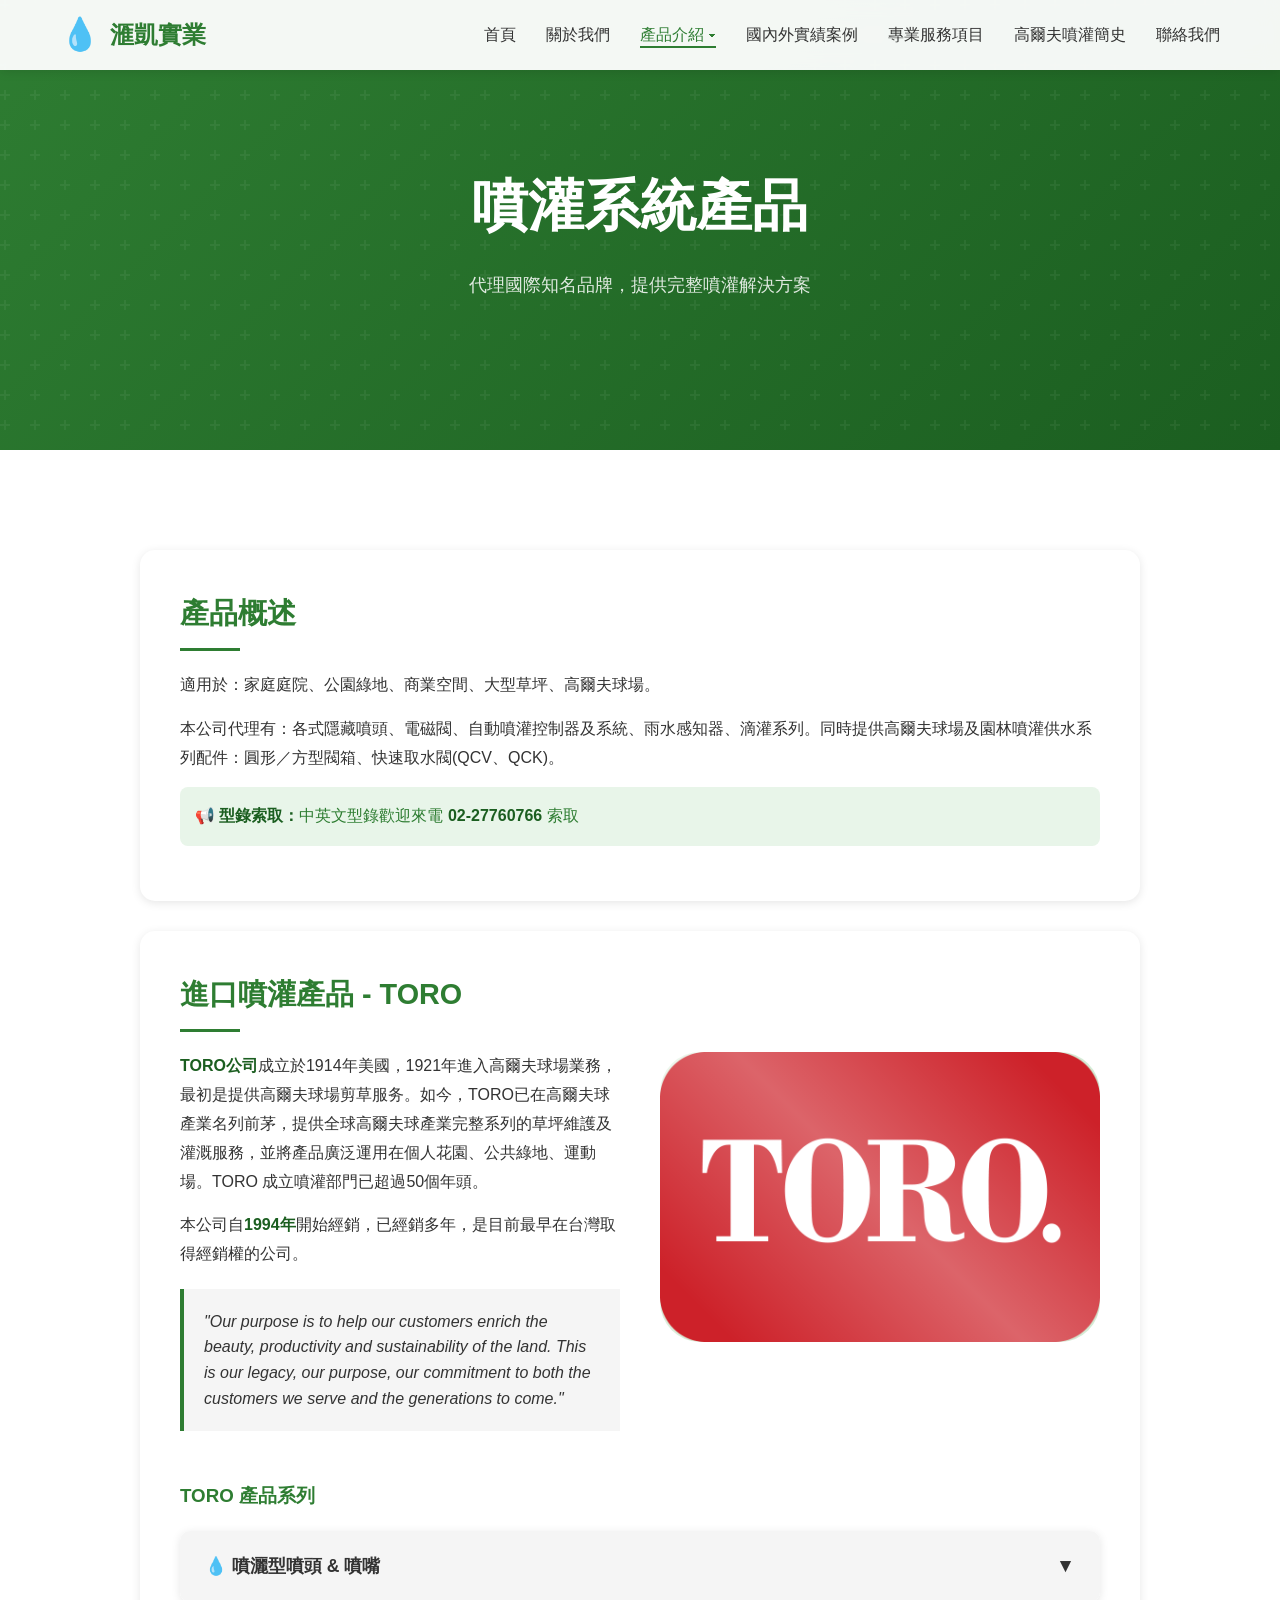
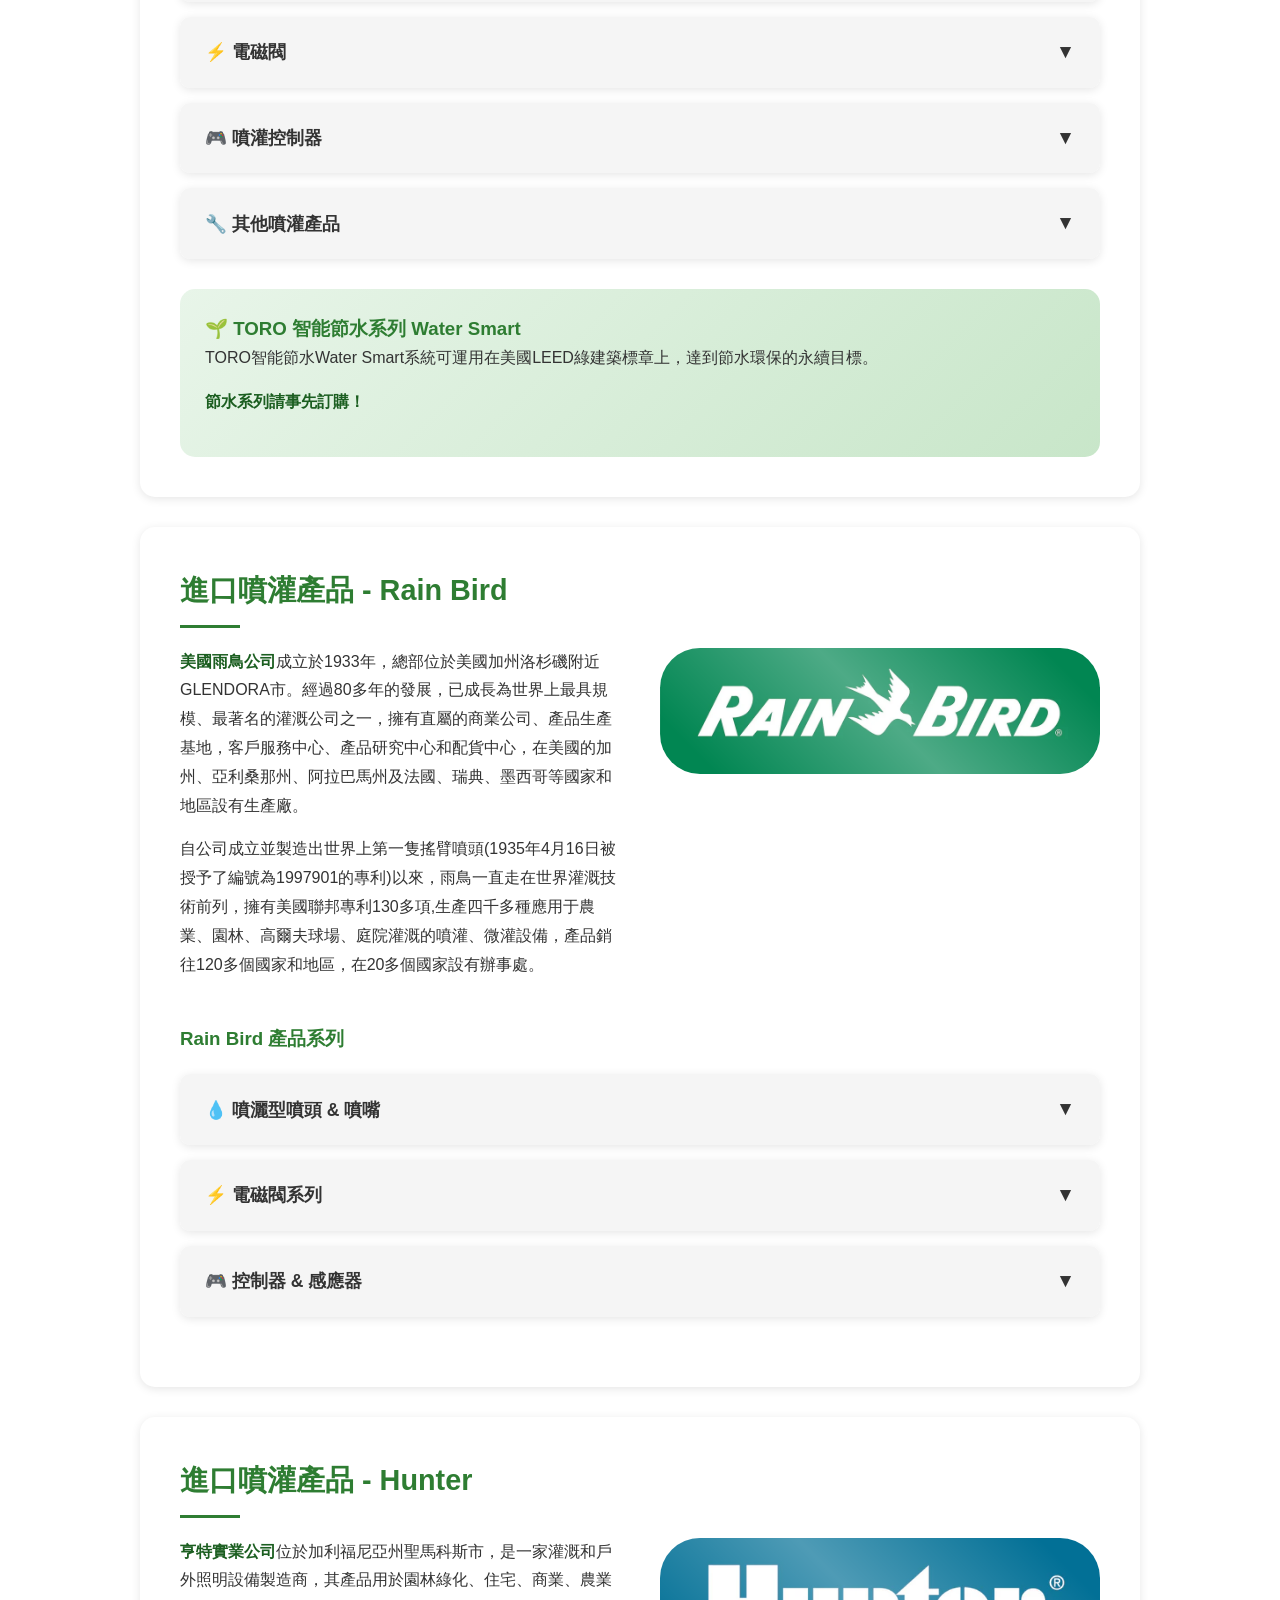
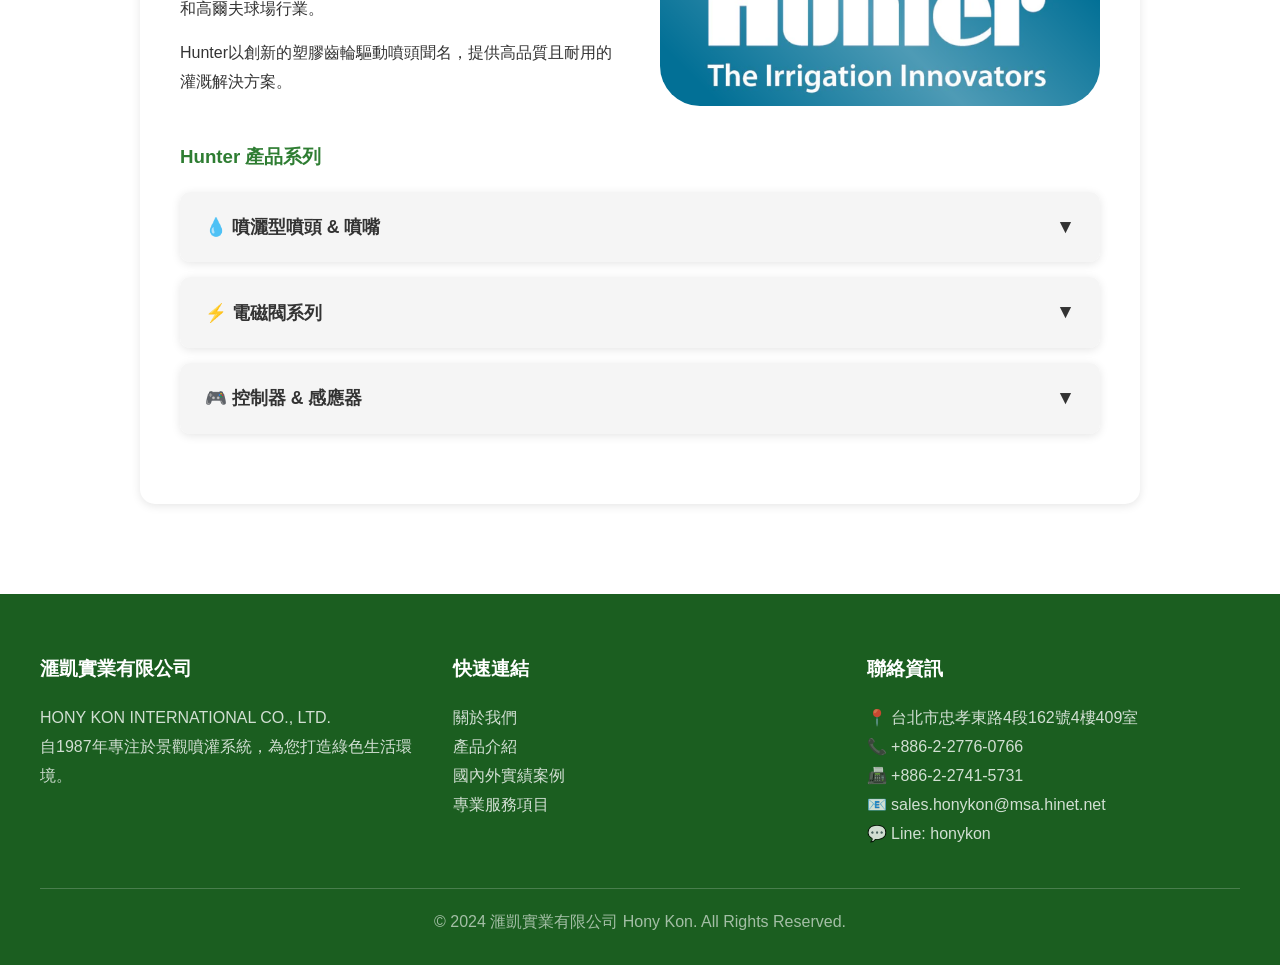
<file: products.html>
<!DOCTYPE html>
<html lang="zh-TW">
<head>
    <meta charset="UTF-8">
    <meta name="viewport" content="width=device-width, initial-scale=1.0">
    <title>💧產品介紹 | 滙凱實業 - 噴灌系統產品</title>
    <meta name="description" content="滙凱實業代理TORO、Rain Bird、Hunter等國際知名品牌噴灌產品，提供隱藏噴頭、電磁閥、自動控制器及系統、雨水感知器、滴灌系列。">
    <link rel="stylesheet" href="styles.css">
</head>
<body>
    <!-- Preloader -->
    <div class="preloader">
        <div class="preloader-drops">
            <div class="preloader-drop"></div>
            <div class="preloader-drop"></div>
            <div class="preloader-drop"></div>
            <div class="preloader-drop"></div>
            <div class="preloader-drop"></div>
        </div>
        <p>載入中...</p>
    </div>

    <!-- Navigation -->
    <nav class="navbar">
        <div class="nav-container">
            <a href="index.html" class="logo">
                <span class="logo-icon">💧</span>
                <span>滙凱實業</span>
            </a>
            <ul class="nav-links">
                <li><a href="index.html">首頁</a></li>
                <li><a href="about.html">關於我們</a></li>
                <li class="dropdown">
                    <a href="products.html" class="active">產品介紹 ▾</a>
                    <ul class="dropdown-menu">
                        <li class="sub-dropdown"><a href="products.html#toro">TORO 系列 ▸</a>
                            <ul class="sub-menu">
                                <li><a href="evolution-controller.html">Evolution控制器</a></li>
                                <li><a href="water-smart.html">智能節水系列 Water Smart</a></li>                                
                                <li><a href="agriculture.html">農業灌溉設備</a></li>
                            </ul>
                        </li>
                        <li><a href="products.html#rainbird">Rain Bird 系列</a></li>
                        <li><a href="products.html#hunter">Hunter 系列</a></li>
                    </ul>
                </li>
                <li><a href="portfolio.html">國內外實績案例</a></li>
				<li><a href="services.html">專業服務項目</a></li>
                <li><a href="history.html">高爾夫噴灌簡史</a></li>
                <li><a href="contact.html">聯絡我們</a></li>
            </ul>
            <button class="mobile-menu-btn">☰</button>
        </div>
    </nav>

    <!-- Mobile Navigation -->
    <div class="mobile-nav-overlay"></div>
    <div class="mobile-nav">
        <button class="mobile-nav-close">✕</button>
        <ul class="mobile-nav-links">
            <li><a href="index.html">首頁</a></li>
            <li><a href="about.html">關於我們</a></li>
            <li class="mobile-has-sub">
                <a href="products.html">產品介紹</a>
                <ul class="mobile-sub-menu" style="list-style: none; padding-left: 20px;">
                    <li style="list-style: none;">
                        <div style="display: flex; justify-content: space-between; align-items: center; padding: 10px 0;">
                            <a href="products.html#toro" style="color: #666; text-decoration: none; flex-grow: 1;">TORO 系列</a>
                            <span class="arrow-icon-toggle" style="cursor: pointer; padding: 10px; color: #2e7d32; font-size: 0.8rem;">▼</span>
                        </div>
                        <ul class="toro-sub-items" style="display: none; list-style: none; padding-left: 15px; border-left: 2px solid #2e7d32; margin-bottom: 10px;">
                            <li><a href="evolution-controller.html" style="padding: 8px 0; display: block;">Evolution控制器</a></li>
                            <li><a href="water-smart.html" style="padding: 8px 0; display: block;">智能節水系列 Water Smart</a></li>
                            <li><a href="agriculture.html" style="padding: 8px 0; display: block;">農業灌溉設備</a></li>
                        </ul>
                    </li>
                    <li><a href="products.html#rainbird">Rain Bird 系列</a></li>
                    <li><a href="products.html#hunter">Hunter 系列</a></li>
                </ul>
            </li>
            <li><a href="portfolio.html">國內外實績案例</a></li>
			<li><a href="services.html">專業服務項目</a></li>
            <li><a href="history.html">高爾夫噴灌簡史</a></li>
            <li><a href="contact.html">聯絡我們</a></li>
        </ul>
    </div>

    <!-- Hero Section -->
    <section class="hero" style="min-height: 50vh;">
        <div class="hero-content">
            <h1>噴灌系統產品</h1>
            <p class="hero-description">代理國際知名品牌，提供完整噴灌解決方案</p>
        </div>
    </section>

    <!-- Content Section -->
    <section class="content-section">
        <div class="content-wrapper">
            <!-- Product Overview -->
            <div class="content-block animate-on-scroll">
                <h2 class="section-title">產品概述</h2>
                <p>適用於：家庭庭院、公園綠地、商業空間、大型草坪、高爾夫球場。</p>
                <p>本公司代理有：各式隱藏噴頭、電磁閥、自動噴灌控制器及系統、雨水感知器、滴灌系列。同時提供高爾夫球場及園林噴灌供水系列配件：圓形／方型閥箱、快速取水閥(QCV、QCK)。</p>
                <p style="margin-top: 15px; padding: 15px; background: #e8f5e9; border-radius: 8px; color: var(--primary);">
                    <strong>📢 型錄索取：</strong>中英文型錄歡迎來電 <strong>02-27760766</strong> 索取
                </p>
            </div>

            <!-- TORO Section -->
            <div id="toro" class="content-block animate-on-scroll">
                <h2 class="section-title">進口噴灌產品 - TORO</h2>
                <div class="two-column">
                    <div>
                        <p><strong>TORO公司</strong>成立於1914年美國，1921年進入高爾夫球場業務，最初是提供高爾夫球場剪草服务。如今，TORO已在高爾夫球產業名列前茅，提供全球高爾夫球產業完整系列的草坪維護及灌溉服務，並將產品廣泛運用在個人花園、公共綠地、運動場。TORO 成立噴灌部門已超過50個年頭。</p>
                        <p style="margin-top: 15px;">本公司自<strong>1994年</strong>開始經銷，已經銷多年，是目前最早在台灣取得經銷權的公司。</p>
                        <blockquote style="margin: 20px 0; padding: 20px; border-left: 4px solid var(--primary); background: var(--bg-light); font-style: italic;">
                            "Our purpose is to help our customers enrich the beauty, productivity and sustainability of the land. This is our legacy, our purpose, our commitment to both the customers we serve and the generations to come."
                        </blockquote>
                    </div>
                    <div class="image-placeholder" style="padding: 0; overflow: hidden;">
                        <img src="assets/images/toro.png" alt="Toro Image" style="width: 100%; height: auto;">
                    </div>
                </div>

                <h3 style="margin-top: 30px; color: var(--primary);">TORO 產品系列</h3>
                <div class="accordion" style="margin-top: 20px;">
                    <div class="accordion-item">
                        <div class="accordion-header">
                            <h3>💧 噴灑型噴頭 & 噴嘴</h3>
                            <span class="icon">▼</span>
                        </div>
                        <div class="accordion-content">
                            <div class="accordion-body">
                                <div class="sub-accordion">
                                    <div class="sub-accordion-item">
                                        <div class="sub-accordion-header">
                                            <div class="sub-accordion-text">
                                                <strong>570Z-2P/3P/4P/6P/12P系列噴頭</strong>
                                                <span> - 搭配TVAN系列噴嘴、MPR系列噴嘴或節水系列噴嘴</span>
                                            </div>
                                            <span class="icon">▼</span>
                                        </div>
                                        <div class="sub-accordion-content">
                                            <div class="product-gallery">
                                                <div class="gallery-item">
                                                    <img src="assets/images/570Z_1.jpg" alt="570Z Product 1" loading="lazy">
                                                    <span>產品說明 1</span>
                                                </div>
                                                <div class="gallery-item">
                                                    <img src="assets/images/570Z_2.jpg" alt="570Z Product 2" loading="lazy">
                                                    <span>產品說明 2</span>
                                                </div>
                                                <div class="gallery-item">
                                                    <img src="assets/images/570Z_3.jpg" alt="570Z Product 3" loading="lazy">
                                                    <span>產品說明 3</span>
                                                </div>
                                                <div class="gallery-item">
                                                    <img src="assets/images/570Z_4.jpg" alt="570Z Product 4" loading="lazy">
                                                    <span>產品說明 4</span>
                                                </div>
                                                <div class="gallery-item">
                                                    <img src="assets/images/570Z_5.jpg" alt="570Z Product 5" loading="lazy">
                                                    <span>產品說明 5</span>
                                                </div>
                                                <div class="gallery-item">
                                                    <img src="assets/images/570Z_6.jpg" alt="570Z Product 6" loading="lazy">
                                                    <span>產品說明 6</span>
                                                </div>
                                                <div class="gallery-item">
                                                    <img src="assets/images/570Z_7.jpg" alt="570Z Product 7" loading="lazy">
                                                    <span>產品說明 7</span>
                                                </div>
                                                <div class="gallery-item">
                                                    <img src="assets/images/570Z_8.jpg" alt="570Z Product 8" loading="lazy">
                                                    <span>產品說明 8</span>
                                                </div>
                                                <div class="gallery-item">
                                                    <img src="assets/images/570Z_9.jpg" alt="570Z Product 9" loading="lazy">
                                                    <span>產品說明 9</span>
                                                </div>
                                                <div class="gallery-item">
                                                    <img src="assets/images/570Z_10.jpg" alt="570Z Product 10" loading="lazy">
                                                    <span>產品說明 10</span>
                                                </div>
                                            </div>
                                        </div>
                                    </div>                                    
                                    <div class="sub-accordion-item">
                                        <div class="sub-accordion-header">
                                            <div class="sub-accordion-text">
                                                <strong>500系列湧泉頭(冒水頭)</strong>
                                            </div>
                                            <span class="icon">▼</span>
                                        </div>
                                        <div class="sub-accordion-content">
                                            <div class="product-gallery">
                                                <div class="gallery-item">
                                                    <img src="assets/images/500系列湧泉頭.jpg" alt="500系列湧泉頭 Product 1" loading="lazy">
                                                    <span>產品說明 1</span>
                                                </div>
                                            </div>
                                        </div>
                                    </div>
                                    
                                    <div class="sub-accordion-item">
                                        <div class="sub-accordion-header">
                                            <div class="sub-accordion-text">
                                                <strong>Mini 8系列地埋散射噴頭 1/2"</strong>
                                                <span> - 中小型噴頭</span>
                                            </div>
                                            <span class="icon">▼</span>
                                        </div>
                                        <div class="sub-accordion-content">
                                            <div class="product-gallery">
                                                <div class="gallery-item">
                                                    <img src="assets/images/Mini 8系列.jpg" alt="Mini 8系列 Product 1" loading="lazy">
                                                    <span>產品說明 1</span>
                                                </div>
                                            </div>
                                        </div>
                                    </div>
                                    <div class="sub-accordion-item">
                                        <div class="sub-accordion-header">
                                            <div class="sub-accordion-text">
                                                <strong>T7系列地埋散射噴頭 1"</strong>
                                                <span> - 大型草地、公園、運動場適用</span>
                                            </div>
                                            <span class="icon">▼</span>
                                        </div>
                                        <div class="sub-accordion-content">
                                            <div class="product-gallery">
                                                <div class="gallery-item">
                                                    <img src="assets/images/T7系列.jpg" alt="T7系列 Product 1" loading="lazy">
                                                    <span>產品說明 1</span>
                                                </div>
                                            </div>
                                        </div>
                                    </div>
                                    <div class="sub-accordion-item">
                                        <div class="sub-accordion-header">
                                            <div class="sub-accordion-text">
                                                <strong>FLX高爾夫球場系列 1" 及 1.5"</strong>
                                                <span> - 專業高爾夫球場噴頭</span>
                                            </div>
                                            <span class="icon">▼</span>
                                        </div>
                                        <div class="sub-accordion-content">
                                            <div class="product-gallery">
                                                <div class="gallery-item">
                                                    <img src="assets/images/FLX高爾夫球場系列_1.jpg" alt="FLX高爾夫球場系列 Product 1" loading="lazy">
                                                    <span>產品說明 1</span>
                                                </div>
                                                <div class="gallery-item">
                                                    <img src="assets/images/FLX高爾夫球場系列_2.jpg" alt="FLX高爾夫球場系列 Product 10" loading="lazy">
                                                    <span>產品說明 2</span>
                                                </div>
                                            </div>
                                        </div>
                                    </div>                                
                                </div>
                            </div>
                        </div>
                    </div>
                    <div class="accordion-item">
                        <div class="accordion-header">
                            <h3>⚡ 電磁閥</h3>
                            <span class="icon">▼</span>
                        </div>
                        <div class="accordion-content">
                            <div class="accordion-body">
                                <div class="sub-accordion">
                                    <div class="sub-accordion-item">
                                        <div class="sub-accordion-header">
                                            <div class="sub-accordion-text">
                                                <strong>P-220塑鋼系列</strong>
                                                <span> - 可加裝調壓器EZR-100</span>
                                            </div>
                                            <span class="icon">▼</span>
                                        </div>
                                        <div class="sub-accordion-content">
                                            <div class="product-gallery">
                                                <div class="gallery-item">
                                                    <img src="assets/images/P-220塑鋼.jpg" alt="P-220塑鋼 Product 1" loading="lazy">
                                                    <span>產品說明 1</span>
                                                </div>
                                            </div>
                                        </div>
                                    </div>
                                    <div class="sub-accordion-item">
                                        <div class="sub-accordion-header">
                                            <div class="sub-accordion-text">
                                                <strong>220銅製系列</strong>
                                                <span> - 高耐用性電磁閥</span>
                                            </div>
                                            <span class="icon">▼</span>
                                        </div>
                                        <div class="sub-accordion-content">
                                            <div class="product-gallery">
                                                <div class="gallery-item">
                                                    <img src="assets/images/220銅製.jpg" alt="220銅製 Product 1" loading="lazy">
                                                    <span>產品說明 1</span>
                                                </div>
                                            </div>
                                        </div>                                        
                                    </div>
                                </div>
                            </div>
                        </div>
                    </div>
                    <div class="accordion-item">
                        <div class="accordion-header">
                            <h3>🎮 噴灌控制器</h3>
                            <span class="icon">▼</span>
                        </div>
                        <div class="accordion-content">
                            <div class="accordion-body">
                                <div class="sub-accordion">
                                    <div class="sub-accordion-item">
                                        <div class="sub-accordion-header">
                                            <div class="sub-accordion-text">
                                                <strong>Evolution系列</strong>
                                                <span> - 4站~16站，可自行編寫程式</span>
                                            </div>
                                            <span class="icon">▼</span>
                                        </div>
                                        <div class="sub-accordion-content">
                                            <div class="product-gallery">
                                                <div class="gallery-item">
                                                    <img src="assets/images/evolution.jpg" alt="Evolution Product 1" loading="lazy">
                                                    <span>產品說明 1</span>
                                                </div>
                                            </div>
                                        </div>
                                    </div>
                                    <div class="sub-accordion-item">
                                        <div class="sub-accordion-header">
                                            <div class="sub-accordion-text">
                                                <strong>雨水感知器 TRS</strong>
                                                <span> - 自動感應降雨，節省水資源</span>
                                            </div>
                                            <span class="icon">▼</span>
                                        </div>
                                        <div class="sub-accordion-content">
                                            <div class="product-gallery">
                                                <div class="gallery-item">
                                                    <img src="assets/images/雨水感知器TRS.jpg" alt="雨水感知器TRS Product 1" loading="lazy">
                                                    <span>產品說明 1</span>
                                                </div>
                                            </div>
                                        </div>
                                    </div>
                                    <div class="sub-accordion-item">
                                        <div class="sub-accordion-header">
                                            <div class="sub-accordion-text">
                                                <strong>高爾夫球場控制系統</strong>
                                                <span> - LTCP分控箱配件及SitePro/Lynx中控系統</span>
                                            </div>
                                            <span class="icon">▼</span>
                                        </div>
                                        <div class="sub-accordion-content">
                                            <div class="product-gallery">
                                                <div class="gallery-item">
                                                    <img src="assets/images/LTCP分控箱_1.jpg" alt="LTCP分控箱_1 Product 1" loading="lazy">
                                                    <span>產品說明 1</span>
                                                </div>
                                                <div class="gallery-item">
                                                    <img src="assets/images/LTCP分控箱_2.jpg" alt="LTCP分控箱_2 Product 1" loading="lazy">
                                                    <span>產品說明 2</span>
                                                </div>
                                            </div>
                                        </div>      
                                    </div>
                                </div>
                                <p style="margin-top: 10px;"><a href="https://www.toro.com/evolution/" target="_blank" style="color: var(--primary);">了解更多 Evolution 控制器 →</a></p>
                            </div>
                        </div>
                    </div>
                    <div class="accordion-item">
                        <div class="accordion-header">
                            <h3>🔧 其他噴灌產品</h3>
                            <span class="icon">▼</span>
                        </div>
                        <div class="accordion-content">
                            <div class="accordion-body">
                                <div class="sub-accordion">
                                    <div class="sub-accordion-item">
                                        <div class="sub-accordion-header">
                                            <div class="sub-accordion-text">
                                                <strong>Y型過濾器</strong>
                                            </div>
                                            <span class="icon">▼</span>
                                        </div>
                                        <div class="sub-accordion-content">
                                            <div class="product-gallery">
                                                <div class="gallery-item">
                                                    <img src="assets/images/Y型過濾器.jpg" alt="Y型過濾器 Product 1" loading="lazy">
                                                    <span>產品說明 1</span>
                                                </div>
                                            </div>
                                        </div>
                                    </div>
                                    <div class="sub-accordion-item">
                                        <div class="sub-accordion-header">
                                            <div class="sub-accordion-text">
                                                <strong>快速給水閥/快速取水器</strong>
                                            </div>
                                            <span class="icon">▼</span>
                                        </div>
                                        <div class="sub-accordion-content">
                                            <div class="product-gallery">
                                                <div class="gallery-item">
                                                    <img src="assets/images/快速給水閥快速取水器.jpg" alt="快速給水閥快速取水器 Product 1" loading="lazy">
                                                    <span>產品說明 1</span>
                                                </div>
                                            </div>
                                        </div>
                                    </div>
                                    <div class="sub-accordion-item">
                                        <div class="sub-accordion-header">
                                            <div class="sub-accordion-text">
                                                <strong>1/2"、3/4"、1"提昇管</strong>
                                            </div>
                                            <span class="icon">▼</span>
                                        </div>
                                        <div class="sub-accordion-content">
                                            <div class="product-gallery">
                                                <div class="gallery-item">
                                                    <img src="assets/images/提昇管_1.jpg" alt="提昇管_1 Product 1" loading="lazy">
                                                    <span>產品說明 1</span>
                                                </div>
                                                <div class="gallery-item">
                                                    <img src="assets/images/提昇管_2.jpg" alt="提昇管_2 Product 1" loading="lazy">
                                                    <span>產品說明 2</span>
                                                </div>
                                            </div>
                                        </div>
                                    </div>
                                    <div class="sub-accordion-item">
                                        <div class="sub-accordion-header">
                                            <div class="sub-accordion-text">
                                                <strong>16mm 滴灌管</strong>
                                            </div>
                                            <span class="icon">▼</span>
                                        </div>
                                        <div class="sub-accordion-content">
                                            <div class="product-gallery">
                                                <div class="gallery-item">
                                                    <img src="assets/images/滴灌管_1.jpg" alt="滴灌管_1 Product 1" loading="lazy">
                                                    <span>產品說明 1</span>
                                                </div>
                                                <div class="gallery-item">
                                                    <img src="assets/images/滴灌管_2.jpg" alt="滴灌管_2 Product 1" loading="lazy">
                                                    <span>產品說明 2</span>
                                                </div>
                                            </div>
                                        </div>
                                    </div>
                                </div>
                            </div>
                        </div>
                    </div>
                </div>

                <!-- Smart Water Series -->
                <div style="margin-top: 30px; padding: 25px; background: linear-gradient(135deg, #e8f5e9 0%, #c8e6c9 100%); border-radius: 15px;">
                    <h3 style="color: var(--primary);">🌱 TORO 智能節水系列 Water Smart</h3>
                    <p>TORO智能節水Water Smart系統可運用在美國LEED綠建築標章上，達到節水環保的永續目標。</p>
                    <p style="margin-top: 10px; color: var(--primary-dark);"><strong>節水系列請事先訂購！</strong></p>
                </div>
            </div>

            <!-- Rain Bird Section -->
            <div id="rainbird" class="content-block animate-on-scroll">
                <h2 class="section-title">進口噴灌產品 - Rain Bird</h2>
                <div class="two-column">
                    <div>
                        <p><strong>美國雨鳥公司</strong>成立於1933年，總部位於美國加州洛杉磯附近GLENDORA市。經過80多年的發展，已成長為世界上最具規模、最著名的灌溉公司之一，擁有直屬的商業公司、產品生產基地，客戶服務中心、產品研究中心和配貨中心，在美國的加州、亞利桑那州、阿拉巴馬州及法國、瑞典、墨西哥等國家和地區設有生產廠。</p>
                        <p style="margin-top: 15px;">自公司成立並製造出世界上第一隻搖臂噴頭(1935年4月16日被授予了編號為1997901的專利)以來，雨鳥一直走在世界灌溉技術前列，擁有美國聯邦專利130多項,生產四千多種應用于農業、園林、高爾夫球場、庭院灌溉的噴灌、微灌設備，產品銷往120多個國家和地區，在20多個國家設有辦事處。</p>
                    </div>
                    <div class="image-placeholder" style="padding: 0; overflow: hidden;">
                        <img src="assets/images/rainbird.png" alt="RainBird Image" style="width: 100%; height: auto;">
                    </div>
                </div>

                <h3 style="margin-top: 30px; color: var(--primary);">Rain Bird 產品系列</h3>
                <div class="accordion" style="margin-top: 20px;">
                    <div class="accordion-item">
                        <div class="accordion-header">
                            <h3>💧 噴灑型噴頭 & 噴嘴</h3>
                            <span class="icon">▼</span>
                        </div>
                        <div class="accordion-content">
                            <div class="accordion-body">
                                <div class="sub-accordion">
                                    <div class="sub-accordion-item">
                                        <div class="sub-accordion-header">
                                            <div class="sub-accordion-text">
                                                <strong>RB-1804 系列噴頭</strong>
                                                <span> 搭配VAN系列噴嘴、MPR系列噴嘴或節水系列噴嘴</span>
                                            </div>
                                            <span class="icon">▼</span>
                                        </div>
                                        <div class="sub-accordion-content">
                                            <div class="product-gallery">
                                                <div class="gallery-item">
                                                    <img src="assets/images/br-1804_1.jpg" alt="br-1804_1 Product 1" loading="lazy">
                                                    <span>產品說明 1</span>
                                                </div>
                                                <div class="gallery-item">
                                                    <img src="assets/images/br-1804_2.jpg" alt="br-1804_2 Product 2" loading="lazy">
                                                    <span>產品說明 2</span>
                                                </div>
                                                <div class="gallery-item">
                                                    <img src="assets/images/br-1804_3.jpg" alt="br-1804_3 Product 3" loading="lazy">
                                                    <span>產品說明 3</span>
                                                </div>
                                                <div class="gallery-item">
                                                    <img src="assets/images/br-1804_4.jpg" alt="br-1804_4 Product 4" loading="lazy">
                                                    <span>產品說明 4</span>
                                                </div>
                                                <div class="gallery-item">
                                                    <img src="assets/images/br-1804_5.jpg" alt="br-1804_5 Product 5" loading="lazy">
                                                    <span>產品說明 5</span>
                                                </div>
                                                <div class="gallery-item">
                                                    <img src="assets/images/br-1804_6.jpg" alt="br-1804_6 Product 6" loading="lazy">
                                                    <span>產品說明 6</span>
                                                </div>
                                                <div class="gallery-item">
                                                    <img src="assets/images/br-1804_7.jpg" alt="br-1804_7 Product 7" loading="lazy">
                                                    <span>產品說明 7</span>
                                                </div>
                                            </div>
                                        </div>
                                    </div>
                                </div>
                            </div>
                        </div>
                    </div>
                    <div class="accordion-item">
                        <div class="accordion-header">
                            <h3>⚡ 電磁閥系列</h3>
                            <span class="icon">▼</span>
                        </div>
                        <div class="accordion-content">
                            <div class="accordion-body">
                                <div class="sub-accordion">
                                    <div class="sub-accordion-item">
                                        <div class="sub-accordion-header">
                                            <div class="sub-accordion-text">
                                                <strong>HVF 電磁閥</strong>
                                            </div>
                                            <span class="icon">▼</span>
                                        </div>
                                        <div class="sub-accordion-content">
                                            <div class="product-gallery">
                                                <div class="gallery-item">
                                                    <img src="assets/images/hvf_1.jpg" alt="hvf_1 Product 1" loading="lazy">
                                                    <span>產品說明 1</span>
                                                </div>
                                                <div class="gallery-item">
                                                    <img src="assets/images/hvf_2.jpg" alt="hvf_2 Product 1" loading="lazy">
                                                    <span>產品說明 2</span>
                                                </div>
                                            </div>
                                        </div>
                                    </div>
                                    <div class="sub-accordion-item">
                                        <div class="sub-accordion-header">
                                            <div class="sub-accordion-text">
                                                <strong>DV 電磁閥</strong>
                                            </div>
                                            <span class="icon">▼</span>
                                        </div>
                                        <div class="sub-accordion-content">
                                            <div class="product-gallery">
                                                <div class="gallery-item">
                                                    <img src="assets/images/dv_1.jpg" alt="dv_1 Product 1" loading="lazy">
                                                    <span>產品說明 1</span>
                                                </div>
                                                <div class="gallery-item">
                                                    <img src="assets/images/dv_2.jpg" alt="dv_1 Product 1" loading="lazy">
                                                    <span>產品說明 2</span>
                                                </div>
                                            </div>
                                        </div>                                        
                                    </div>
                                    <div class="sub-accordion-item">
                                        <div class="sub-accordion-header">
                                            <div class="sub-accordion-text">
                                                <strong>PGA 電磁閥</strong>
                                            </div>
                                            <span class="icon">▼</span>
                                        </div>
                                        <div class="sub-accordion-content">
                                            <div class="product-gallery">
                                                <div class="gallery-item">
                                                    <img src="assets/images/pga_1.jpg" alt="pga_1 Product 1" loading="lazy">
                                                    <span>產品說明 1</span>
                                                </div>
                                                <div class="gallery-item">
                                                    <img src="assets/images/pga_2.jpg" alt="pga_2 Product 1" loading="lazy">
                                                    <span>產品說明 2</span>
                                                </div>                                                
                                            </div>
                                        </div>                                        
                                    </div>
                                </div>
                            </div>
                        </div>
                    </div>
                    <div class="accordion-item">
                        <div class="accordion-header">
                            <h3>🎮 控制器 & 感應器</h3>
                            <span class="icon">▼</span>
                        </div>
                        <div class="accordion-content">
                            <div class="accordion-body">
                                <div class="sub-accordion">
                                    <div class="sub-accordion-item">
                                        <div class="sub-accordion-header">
                                            <div class="sub-accordion-text">
                                                <strong>RB-ESP-ME3 可擴充型控制器</strong>
                                                <span>及擴充模塊</span>
                                            </div>
                                            <span class="icon">▼</span>
                                        </div>
                                        <div class="sub-accordion-content">
                                            <div class="product-gallery">
                                                <div class="gallery-item">
                                                    <img src="assets/images/RB-ESP-ME3_1.jpg" alt="RB-ESP-ME3_1 Product 1" loading="lazy">
                                                    <span>產品說明 1</span>
                                                </div>
                                                <div class="gallery-item">
                                                    <img src="assets/images/RB-ESP-ME3_2.jpg" alt="RB-ESP-ME3_2 Product 2" loading="lazy">
                                                    <span>產品說明 2</span>
                                                </div>
                                                <div class="gallery-item">
                                                    <img src="assets/images/RB-ESP-ME3_3.jpg" alt="RB-ESP-ME3_3 Product 3" loading="lazy">
                                                    <span>產品說明 3</span>
                                                </div>
                                                <div class="gallery-item">
                                                    <img src="assets/images/RB-ESP-ME3_4.jpg" alt="RB-ESP-ME3_4 Product 4" loading="lazy">
                                                    <span>產品說明 4</span>
                                                </div>                                                                                                                                                
                                            </div>
                                        </div>
                                    </div>
                                    <div class="sub-accordion-item">
                                        <div class="sub-accordion-header">
                                            <div class="sub-accordion-text">
                                                <strong>RSD雨水感知器</strong>
                                            </div>
                                            <span class="icon">▼</span>
                                        </div>
                                        <div class="sub-accordion-content">
                                            <div class="product-gallery">
                                                <div class="gallery-item">
                                                    <img src="assets/images/rsd.jpg" alt="rsd Product 1" loading="lazy">
                                                    <span>產品說明 1</span>
                                                </div>
                                            </div>
                                        </div>      
                                    </div>
                                </div>
                            </div>
                        </div>
                    </div>
                </div>
            </div>

            <!-- Hunter Section -->
            <div id="hunter" class="content-block animate-on-scroll">
                <h2 class="section-title">進口噴灌產品 - Hunter</h2>
                <div class="two-column">
                    <div>
                        <p><strong>亨特實業公司</strong>位於加利福尼亞州聖馬科斯市，是一家灌溉和戶外照明設備製造商，其產品用於園林綠化、住宅、商業、農業和高爾夫球場行業。</p>
                        <p style="margin-top: 15px;">Hunter以創新的塑膠齒輪驅動噴頭聞名，提供高品質且耐用的灌溉解決方案。</p>
                    </div>
                    <div class="image-placeholder" style="padding: 0; overflow: hidden;">
                        <img src="assets/images/hunter.png" alt="Hunter Image" style="width: 100%; height: auto;">
                    </div>
                </div>

                <h3 style="margin-top: 30px; color: var(--primary);">Hunter 產品系列</h3>
                <div class="accordion" style="margin-top: 20px;">
                    <div class="accordion-item">
                        <div class="accordion-header">
                            <h3>💧 噴灑型噴頭 & 噴嘴</h3>
                            <span class="icon">▼</span>
                        </div>
                        <div class="accordion-content">
                            <div class="accordion-body">
                                <div class="sub-accordion">
                                    <div class="sub-accordion-item">
                                        <div class="sub-accordion-header">
                                            <div class="sub-accordion-text">
                                                <strong>PROS 系列噴頭</strong>
                                                <span> 搭配可調角度系列噴嘴、方型散射噴嘴</span>
                                            </div>
                                            <span class="icon">▼</span>
                                        </div>
                                        <div class="sub-accordion-content">
                                            <div class="product-gallery">
                                                <div class="gallery-item">
                                                    <img src="assets/images/PROS 系列_1.jpg" alt="PROS 系列_1 Product 1" loading="lazy">
                                                    <span>產品說明 1</span>
                                                </div>
                                                <div class="gallery-item">
                                                    <img src="assets/images/PROS 系列_2.jpg" alt="PROS 系列_2 Product 2" loading="lazy">
                                                    <span>產品說明 2</span>
                                                </div>
                                                <div class="gallery-item">
                                                    <img src="assets/images/PROS 系列_3.jpg" alt="PROS 系列_3 Product 3" loading="lazy">
                                                    <span>產品說明 3</span>
                                                </div>
                                                <div class="gallery-item">
                                                    <img src="assets/images/PROS 系列_4.jpg" alt="PROS 系列_4 Product 4" loading="lazy">
                                                    <span>產品說明 4</span>
                                                </div>
                                            </div>
                                        </div>
                                    </div>
                                </div>
                            </div>
                        </div>
                    </div>
                    <div class="accordion-item">
                        <div class="accordion-header">
                            <h3>⚡ 電磁閥系列</h3>
                            <span class="icon">▼</span>
                        </div>
                        <div class="accordion-content">
                            <div class="accordion-body">
                                <div class="sub-accordion">
                                    <div class="sub-accordion-item">
                                        <div class="sub-accordion-header">
                                            <div class="sub-accordion-text">
                                                <strong>PGV電磁閥</strong>
                                            </div>
                                            <span class="icon">▼</span>
                                        </div>
                                        <div class="sub-accordion-content">
                                            <div class="product-gallery">
                                                <div class="gallery-item">
                                                    <img src="assets/images/pgv_1.jpg" alt="pgv_1 Product 1" loading="lazy">
                                                    <span>產品說明 1</span>
                                                </div>
                                                <div class="gallery-item">
                                                    <img src="assets/images/pgv_2.jpg" alt="pgv_2 Product 1" loading="lazy">
                                                    <span>產品說明 2</span>
                                                </div>
                                            </div>
                                        </div>
                                    </div>
                                    <div class="sub-accordion-item">
                                        <div class="sub-accordion-header">
                                            <div class="sub-accordion-text">
                                                <strong>ICV 電磁閥</strong>
                                            </div>
                                            <span class="icon">▼</span>
                                        </div>
                                        <div class="sub-accordion-content">
                                            <div class="product-gallery">
                                                <div class="gallery-item">
                                                    <img src="assets/images/icv_1.jpg" alt="icv_1 Product 1" loading="lazy">
                                                    <span>產品說明 1</span>
                                                </div>
                                                <div class="gallery-item">
                                                    <img src="assets/images/icv_2.jpg" alt="icv_2 Product 1" loading="lazy">
                                                    <span>產品說明 2</span>
                                                </div>
                                            </div>
                                        </div>                                        
                                    </div>                                  
                                </div>
                            </div>
                        </div>
                    </div>
                    <div class="accordion-item">
                        <div class="accordion-header">
                            <h3>🎮 控制器 & 感應器</h3>
                            <span class="icon">▼</span>
                        </div>
                        <div class="accordion-content">
                            <div class="accordion-body">
                                <div class="sub-accordion">
                                    <div class="sub-accordion-item">
                                        <div class="sub-accordion-header">
                                            <div class="sub-accordion-text">
                                                <strong>X-Core 2/4/6/8站控制器</strong>
                                            </div>
                                            <span class="icon">▼</span>
                                        </div>
                                        <div class="sub-accordion-content">
                                            <div class="product-gallery">
                                                <div class="gallery-item">
                                                    <img src="assets/images/x-core_1.jpg" alt="x-core_1 Product 1" loading="lazy">
                                                    <span>產品說明 1</span>
                                                </div>
                                                <div class="gallery-item">
                                                    <img src="assets/images/x-core_2.jpg" alt="x-core_2 Product 2" loading="lazy">
                                                    <span>產品說明 2</span>
                                                </div>                                                                                                                                              
                                            </div>
                                        </div>
                                    </div>
                                    <div class="sub-accordion-item">
                                        <div class="sub-accordion-header">
                                            <div class="sub-accordion-text">
                                                <strong>MINI-CLINK 雨水感知器</strong>
                                            </div>
                                            <span class="icon">▼</span>
                                        </div>
                                        <div class="sub-accordion-content">
                                            <div class="product-gallery">
                                                <div class="gallery-item">
                                                    <img src="assets/images/mini-clink.jpg" alt="mini-clink Product 1" loading="lazy">
                                                    <span>產品說明 1</span>
                                                </div>
                                            </div>
                                        </div>      
                                    </div>
                                </div>
                            </div>
                        </div>
                    </div>
                </div>
            </div>
        </div>
    </section>

    <!-- Footer -->
    <footer class="footer">
        <div class="container">
            <div class="footer-grid">
                <div class="footer-col">
                    <h4>滙凱實業有限公司</h4>
                    <p>HONY KON INTERNATIONAL CO., LTD.</p>
                    <p>自1987年專注於景觀噴灌系統，為您打造綠色生活環境。</p>
                </div>
                <div class="footer-col">
                    <h4>快速連結</h4>
                    <p><a href="about.html">關於我們</a></p>
                    <p><a href="products.html">產品介紹</a></p>
                    <p><a href="portfolio.html">國內外實績案例</a></p>
                    <p><a href="services.html">專業服務項目</a></p>                    
                </div>
                <div class="footer-col">
                    <h4>聯絡資訊</h4>
                    <p>📍 台北市忠孝東路4段162號4樓409室</p>
                    <p>📞 +886-2-2776-0766</p>
                    <p>📠 +886-2-2741-5731</p>
                    <p>📧 sales.honykon@msa.hinet.net</p>
                    <p>💬 Line: honykon</p>
                </div>
            </div>
            <div class="footer-bottom">
                <p>© 2024 滙凱實業有限公司 Hony Kon. All Rights Reserved.</p>
            </div>
        </div>
    </footer>

    <!-- Back to Top -->
    <button class="back-to-top">↑</button>

    <script src="app.js"></script>
</body>
</html>
</file>
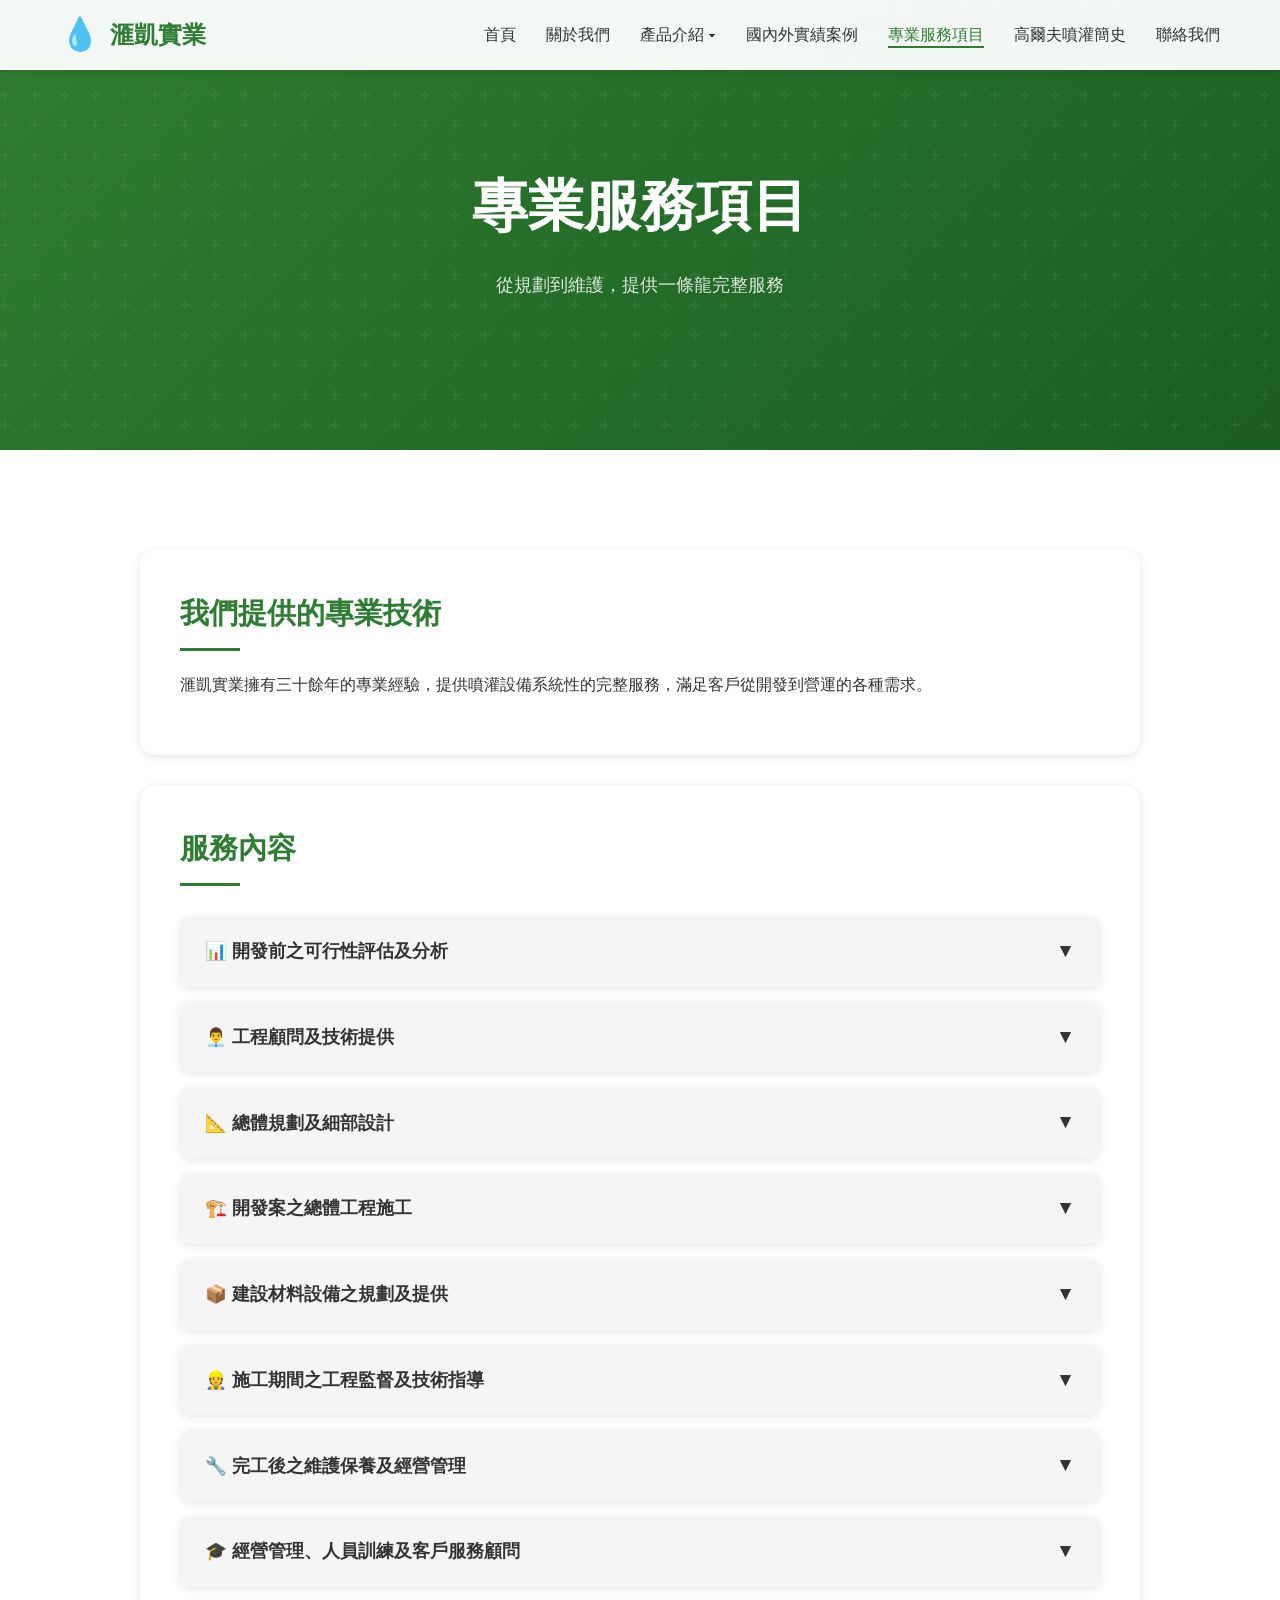
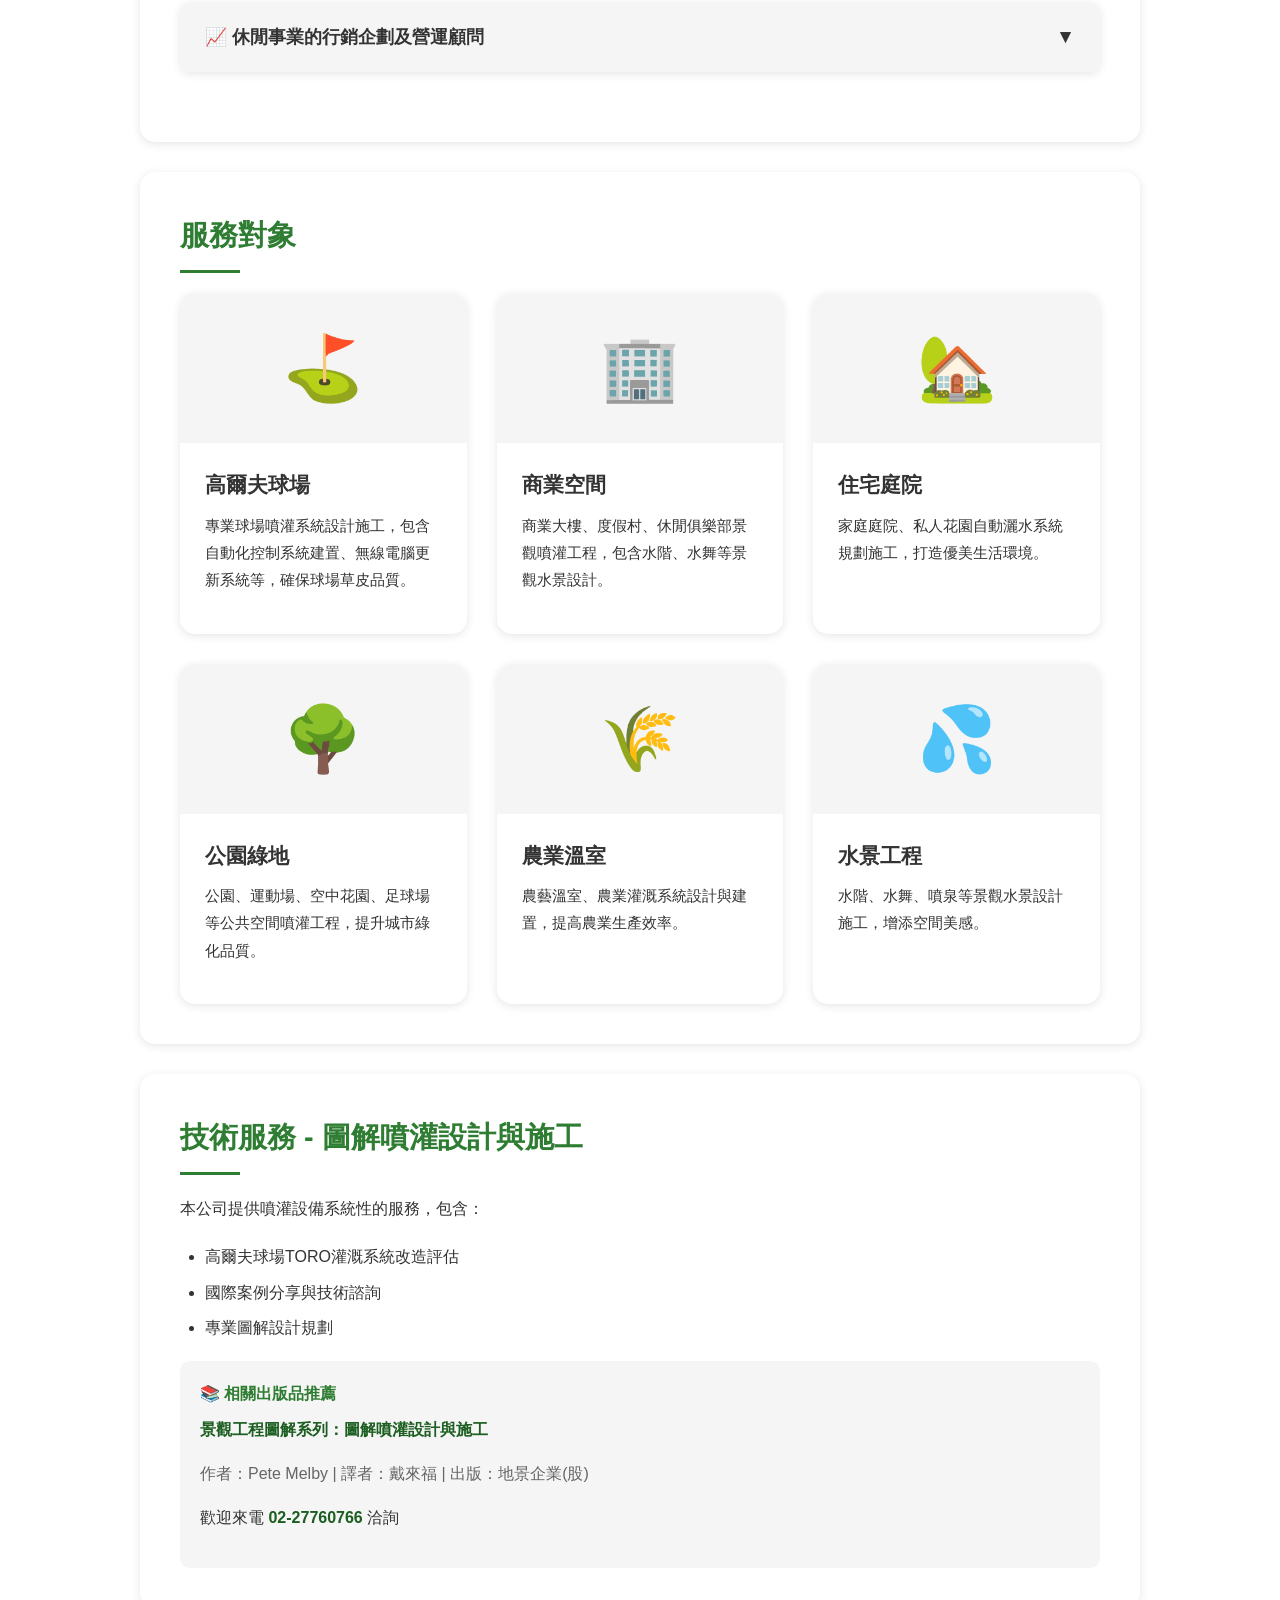
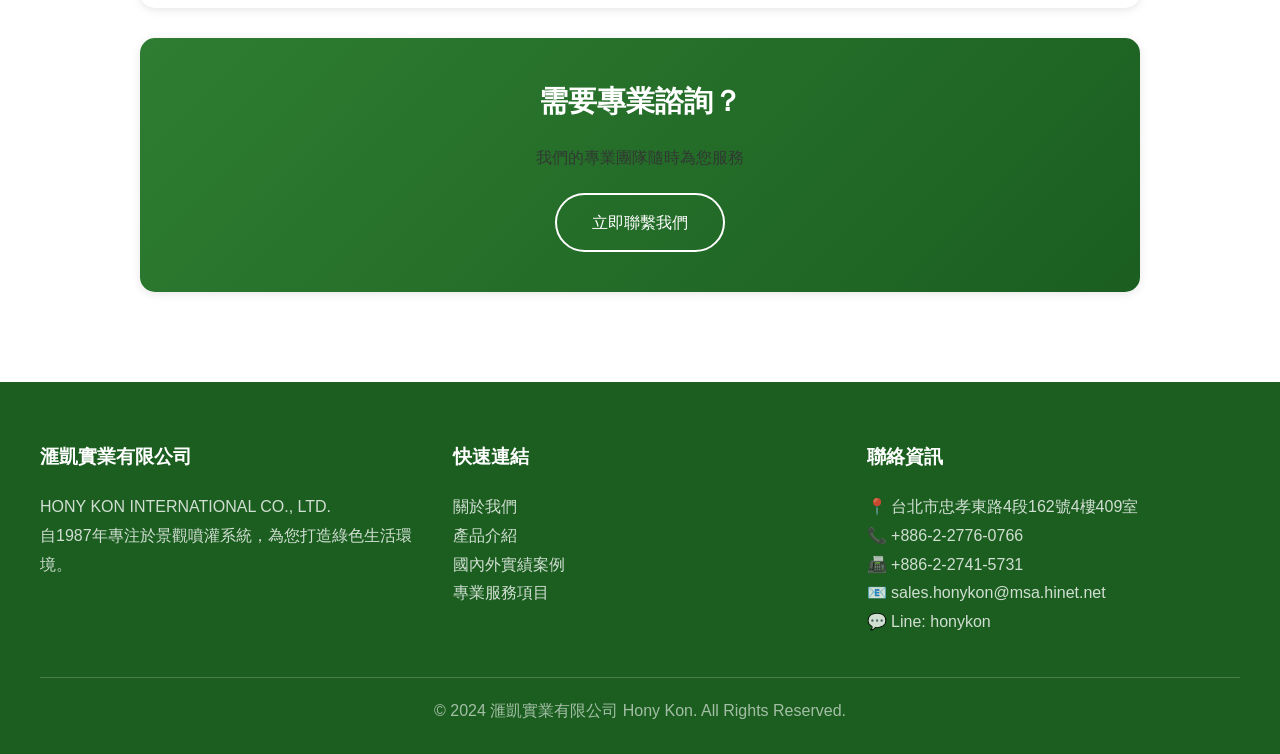
<file: services.html>
<!DOCTYPE html>
<html lang="zh-TW">
<head>
    <meta charset="UTF-8">
    <meta name="viewport" content="width=device-width, initial-scale=1.0">
    <title>💧服務項目 | 滙凱實業 - 專業噴灌服務</title>
    <meta name="description" content="滙凱實業提供完整的專業服務：可行性評估、工程顧問、總體規劃、工程施工、設備提供、工程監督、維護保養及經營管理顧問。">
    <link rel="stylesheet" href="styles.css">
</head>
<body>
    <!-- Preloader -->
    <div class="preloader">
        <div class="preloader-drops">
            <div class="preloader-drop"></div>
            <div class="preloader-drop"></div>
            <div class="preloader-drop"></div>
            <div class="preloader-drop"></div>
            <div class="preloader-drop"></div>
        </div>
        <p>載入中...</p>
    </div>

    <!-- Navigation -->
    <nav class="navbar">
        <div class="nav-container">
            <a href="index.html" class="logo">
                <span class="logo-icon">💧</span>
                <span>滙凱實業</span>
            </a>
            <ul class="nav-links">
                <li><a href="index.html">首頁</a></li>
                <li><a href="about.html">關於我們</a></li>
                <li class="dropdown">
                    <a href="products.html">產品介紹 ▾</a>
                    <ul class="dropdown-menu">
                        <li class="sub-dropdown"><a href="products.html#toro">TORO 系列 ▸</a>
                            <ul class="sub-menu">
                                <li><a href="evolution-controller.html">Evolution控制器</a></li>
                                <li><a href="water-smart.html">智能節水系列 Water Smart</a></li>                                
                                <li><a href="agriculture.html">農業灌溉設備</a></li>
                            </ul>
                        </li>
                        <li><a href="products.html#rainbird">Rain Bird 系列</a></li>
                        <li><a href="products.html#hunter">Hunter 系列</a></li>
                    </ul>
                </li>
                <li><a href="portfolio.html">國內外實績案例</a></li>
				<li><a href="services.html" class="active">專業服務項目</a></li>
                <li><a href="history.html">高爾夫噴灌簡史</a></li>
                <li><a href="contact.html">聯絡我們</a></li>
            </ul>
            <button class="mobile-menu-btn">☰</button>
        </div>
    </nav>

    <!-- Mobile Navigation -->
    <div class="mobile-nav-overlay"></div>
    <div class="mobile-nav">
        <button class="mobile-nav-close">✕</button>
        <ul class="mobile-nav-links">
            <li><a href="index.html">首頁</a></li>
            <li><a href="about.html">關於我們</a></li>
            <li class="mobile-has-sub">
                <a href="products.html">產品介紹</a>
                <ul class="mobile-sub-menu" style="list-style: none; padding-left: 20px;">
                    <li style="list-style: none;">
                        <div style="display: flex; justify-content: space-between; align-items: center; padding: 10px 0;">
                            <a href="products.html#toro" style="color: #666; text-decoration: none; flex-grow: 1;">TORO 系列</a>
                            <span class="arrow-icon-toggle" style="cursor: pointer; padding: 10px; color: #2e7d32; font-size: 0.8rem;">▼</span>
                        </div>
                        <ul class="toro-sub-items" style="display: none; list-style: none; padding-left: 15px; border-left: 2px solid #2e7d32; margin-bottom: 10px;">
                            <li><a href="evolution-controller.html" style="padding: 8px 0; display: block;">Evolution控制器</a></li>
                            <li><a href="water-smart.html" style="padding: 8px 0; display: block;">智能節水系列 Water Smart</a></li>
                            <li><a href="agriculture.html" style="padding: 8px 0; display: block;">農業灌溉設備</a></li>
                        </ul>
                    </li>
                    <li><a href="products.html#rainbird">Rain Bird 系列</a></li>
                    <li><a href="products.html#hunter">Hunter 系列</a></li>
                </ul>
            </li>
            <li><a href="portfolio.html">國內外實績案例</a></li>
			<li><a href="services.html">專業服務項目</a></li>
            <li><a href="history.html">高爾夫噴灌簡史</a></li>
            <li><a href="contact.html">聯絡我們</a></li>
        </ul>
    </div>

    <!-- Hero Section -->
    <section class="hero" style="min-height: 50vh;">
        <div class="hero-content">
            <h1>專業服務項目</h1>
            <p class="hero-description">從規劃到維護，提供一條龍完整服務</p>
        </div>
    </section>

    <!-- Content Section -->
    <section class="content-section">
        <div class="content-wrapper">
            <!-- Services Overview -->
            <div class="content-block animate-on-scroll">
                <h2 class="section-title">我們提供的專業技術</h2>
                <p>滙凱實業擁有三十餘年的專業經驗，提供噴灌設備系統性的完整服務，滿足客戶從開發到營運的各種需求。</p>
            </div>

            <!-- Service Items -->
            <div class="content-block animate-on-scroll">
                <h2 class="section-title">服務內容</h2>
                <div class="accordion">
                    <div class="accordion-item">
                        <div class="accordion-header">
                            <h3>📊 開發前之可行性評估及分析</h3>
                            <span class="icon">▼</span>
                        </div>
                        <div class="accordion-content">
                            <div class="accordion-body">
                                <p>專業團隊進行全面評估，包括地形分析、氣候條件、土壤特性、水文調查、周邊自然環境及人文環境考量，為您的專案提供最專業的建議。</p>
                            </div>
                        </div>
                    </div>
                    <div class="accordion-item">
                        <div class="accordion-header">
                            <h3>👨‍💼 工程顧問及技術提供</h3>
                            <span class="icon">▼</span>
                        </div>
                        <div class="accordion-content">
                            <div class="accordion-body">
                                <p>提供專業工程諮詢服務，由建築、土木、水利、植栽、景觀、機電等專業工程師組成的顧問團隊，為您解答各種技術問題。</p>
                            </div>
                        </div>
                    </div>
                    <div class="accordion-item">
                        <div class="accordion-header">
                            <h3>📐 總體規劃及細部設計</h3>
                            <span class="icon">▼</span>
                        </div>
                        <div class="accordion-content">
                            <div class="accordion-body">
                                <p>依據現地勘查測量結果，綜合各專家建議，提出完整的規劃設計方案。以最經濟的成本來創造國際水準的休閒事業。</p>
                            </div>
                        </div>
                    </div>
                    <div class="accordion-item">
                        <div class="accordion-header">
                            <h3>🏗️ 開發案之總體工程施工</h3>
                            <span class="icon">▼</span>
                        </div>
                        <div class="accordion-content">
                            <div class="accordion-body">
                                <p>經驗豐富的施工團隊，確保工程品質與進度。涵蓋各類型專案：高爾夫球場、渡假村、水上樂園、商業空間、公園綠地等。</p>
                            </div>
                        </div>
                    </div>
                    <div class="accordion-item">
                        <div class="accordion-header">
                            <h3>📦 建設材料設備之規劃及提供</h3>
                            <span class="icon">▼</span>
                        </div>
                        <div class="accordion-content">
                            <div class="accordion-body">
                                <p>代理TORO、Rain Bird、Hunter等國際知名品牌，提供各式隱藏噴頭、電磁閥、自動噴灌控制器、雨水感知器、滴灌系列等完整產品線。</p>
                            </div>
                        </div>
                    </div>
                    <div class="accordion-item">
                        <div class="accordion-header">
                            <h3>👷 施工期間之工程監督及技術指導</h3>
                            <span class="icon">▼</span>
                        </div>
                        <div class="accordion-content">
                            <div class="accordion-body">
                                <p>專業工程師全程監督施工品質，提供即時技術指導，確保工程符合設計規範與品質標準。</p>
                            </div>
                        </div>
                    </div>
                    <div class="accordion-item">
                        <div class="accordion-header">
                            <h3>🔧 完工後之維護保養及經營管理</h3>
                            <span class="icon">▼</span>
                        </div>
                        <div class="accordion-content">
                            <div class="accordion-body">
                                <p>提供完善的售後服務，包含系統維護、設備保養、故障排除等，確保系統長期穩定運作。</p>
                            </div>
                        </div>
                    </div>
                    <div class="accordion-item">
                        <div class="accordion-header">
                            <h3>🎓 經營管理、人員訓練及客戶服務顧問</h3>
                            <span class="icon">▼</span>
                        </div>
                        <div class="accordion-content">
                            <div class="accordion-body">
                                <p>提供專業的人員培訓課程，教導系統操作與維護知識，並提供持續的客戶服務支援。</p>
                            </div>
                        </div>
                    </div>
                    <div class="accordion-item">
                        <div class="accordion-header">
                            <h3>📈 休閒事業的行銷企劃及營運顧問</h3>
                            <span class="icon">▼</span>
                        </div>
                        <div class="accordion-content">
                            <div class="accordion-body">
                                <p>協助客戶規劃休閒事業的行銷策略與營運模式，提升競爭力與經營績效。</p>
                            </div>
                        </div>
                    </div>
                </div>
            </div>

            <!-- Service Categories -->
            <div class="content-block animate-on-scroll" id="golf">
                <h2 class="section-title">服務對象</h2>
                <div class="card-grid">
                    <div class="card">
                        <div class="card-icon">⛳</div>
                        <div class="card-content">
                            <h3>高爾夫球場</h3>
                            <p>專業球場噴灌系統設計施工，包含自動化控制系統建置、無線電腦更新系統等，確保球場草皮品質。</p>
                        </div>
                    </div>
                    <div class="card" id="commercial">
                        <div class="card-icon">🏢</div>
                        <div class="card-content">
                            <h3>商業空間</h3>
                            <p>商業大樓、度假村、休閒俱樂部景觀噴灌工程，包含水階、水舞等景觀水景設計。</p>
                        </div>
                    </div>
                    <div class="card" id="residential">
                        <div class="card-icon">🏡</div>
                        <div class="card-content">
                            <h3>住宅庭院</h3>
                            <p>家庭庭院、私人花園自動灑水系統規劃施工，打造優美生活環境。</p>
                        </div>
                    </div>
                    <div class="card" id="public">
                        <div class="card-icon">🌳</div>
                        <div class="card-content">
                            <h3>公園綠地</h3>
                            <p>公園、運動場、空中花園、足球場等公共空間噴灌工程，提升城市綠化品質。</p>
                        </div>
                    </div>
                    <div class="card" id="agriculture">
                        <div class="card-icon">🌾</div>
                        <div class="card-content">
                            <h3>農業溫室</h3>
                            <p>農藝溫室、農業灌溉系統設計與建置，提高農業生產效率。</p>
                        </div>
                    </div>
                    <div class="card" id="water">
                        <div class="card-icon">💦</div>
                        <div class="card-content">
                            <h3>水景工程</h3>
                            <p>水階、水舞、噴泉等景觀水景設計施工，增添空間美感。</p>
                        </div>
                    </div>
                </div>
            </div>

            <!-- Technical Services -->
            <div class="content-block animate-on-scroll">
                <h2 class="section-title">技術服務 - 圖解噴灌設計與施工</h2>
                <p>本公司提供噴灌設備系統性的服務，包含：</p>
                <ul style="margin: 20px 0; padding-left: 25px;">
                    <li style="margin-bottom: 10px;">高爾夫球場TORO灌溉系統改造評估</li>
                    <li style="margin-bottom: 10px;">國際案例分享與技術諮詢</li>
                    <li style="margin-bottom: 10px;">專業圖解設計規劃</li>
                </ul>
                <div style="padding: 20px; background: var(--bg-light); border-radius: 10px; margin-top: 20px;">
                    <h4 style="color: var(--primary); margin-bottom: 10px;">📚 相關出版品推薦</h4>
                    <p><strong>景觀工程圖解系列：圖解噴灌設計與施工</strong></p>
                    <p style="margin-top: 5px; color: var(--text-light);">作者：Pete Melby | 譯者：戴來福 | 出版：地景企業(股)</p>
                    <p style="margin-top: 10px;">歡迎來電 <strong>02-27760766</strong> 洽詢</p>
                </div>
            </div>

            <!-- CTA -->
            <div class="content-block animate-on-scroll" style="text-align: center; background: linear-gradient(135deg, var(--primary) 0%, var(--primary-dark) 100%); color: white;">
                <h2 style="color: white; border: none;">需要專業諮詢？</h2>
                <p style="opacity: 0.9; margin: 20px 0;">我們的專業團隊隨時為您服務</p>
                <a href="contact.html" class="btn btn-outline" style="border-color: white; color: white;">立即聯繫我們</a>
            </div>
        </div>
    </section>

    <!-- Footer -->
    <footer class="footer">
        <div class="container">
            <div class="footer-grid">
                <div class="footer-col">
                    <h4>滙凱實業有限公司</h4>
                    <p>HONY KON INTERNATIONAL CO., LTD.</p>
                    <p>自1987年專注於景觀噴灌系統，為您打造綠色生活環境。</p>
                </div>
                <div class="footer-col">
                    <h4>快速連結</h4>
                    <p><a href="about.html">關於我們</a></p>
                    <p><a href="products.html">產品介紹</a></p>
                    <p><a href="portfolio.html">國內外實績案例</a></p>
                    <p><a href="services.html">專業服務項目</a></p>                    
                </div>
                <div class="footer-col">
                    <h4>聯絡資訊</h4>
                    <p>📍 台北市忠孝東路4段162號4樓409室</p>
                    <p>📞 +886-2-2776-0766</p>
                    <p>📠 +886-2-2741-5731</p>
                    <p>📧 sales.honykon@msa.hinet.net</p>
                    <p>💬 Line: honykon</p>
                </div>
            </div>
            <div class="footer-bottom">
                <p>© 2024 滙凱實業有限公司 Hony Kon. All Rights Reserved.</p>
            </div>
        </div>
    </footer>

    <!-- Back to Top -->
    <button class="back-to-top">↑</button>

    <script src="app.js"></script>
</body>
</html>
</file>
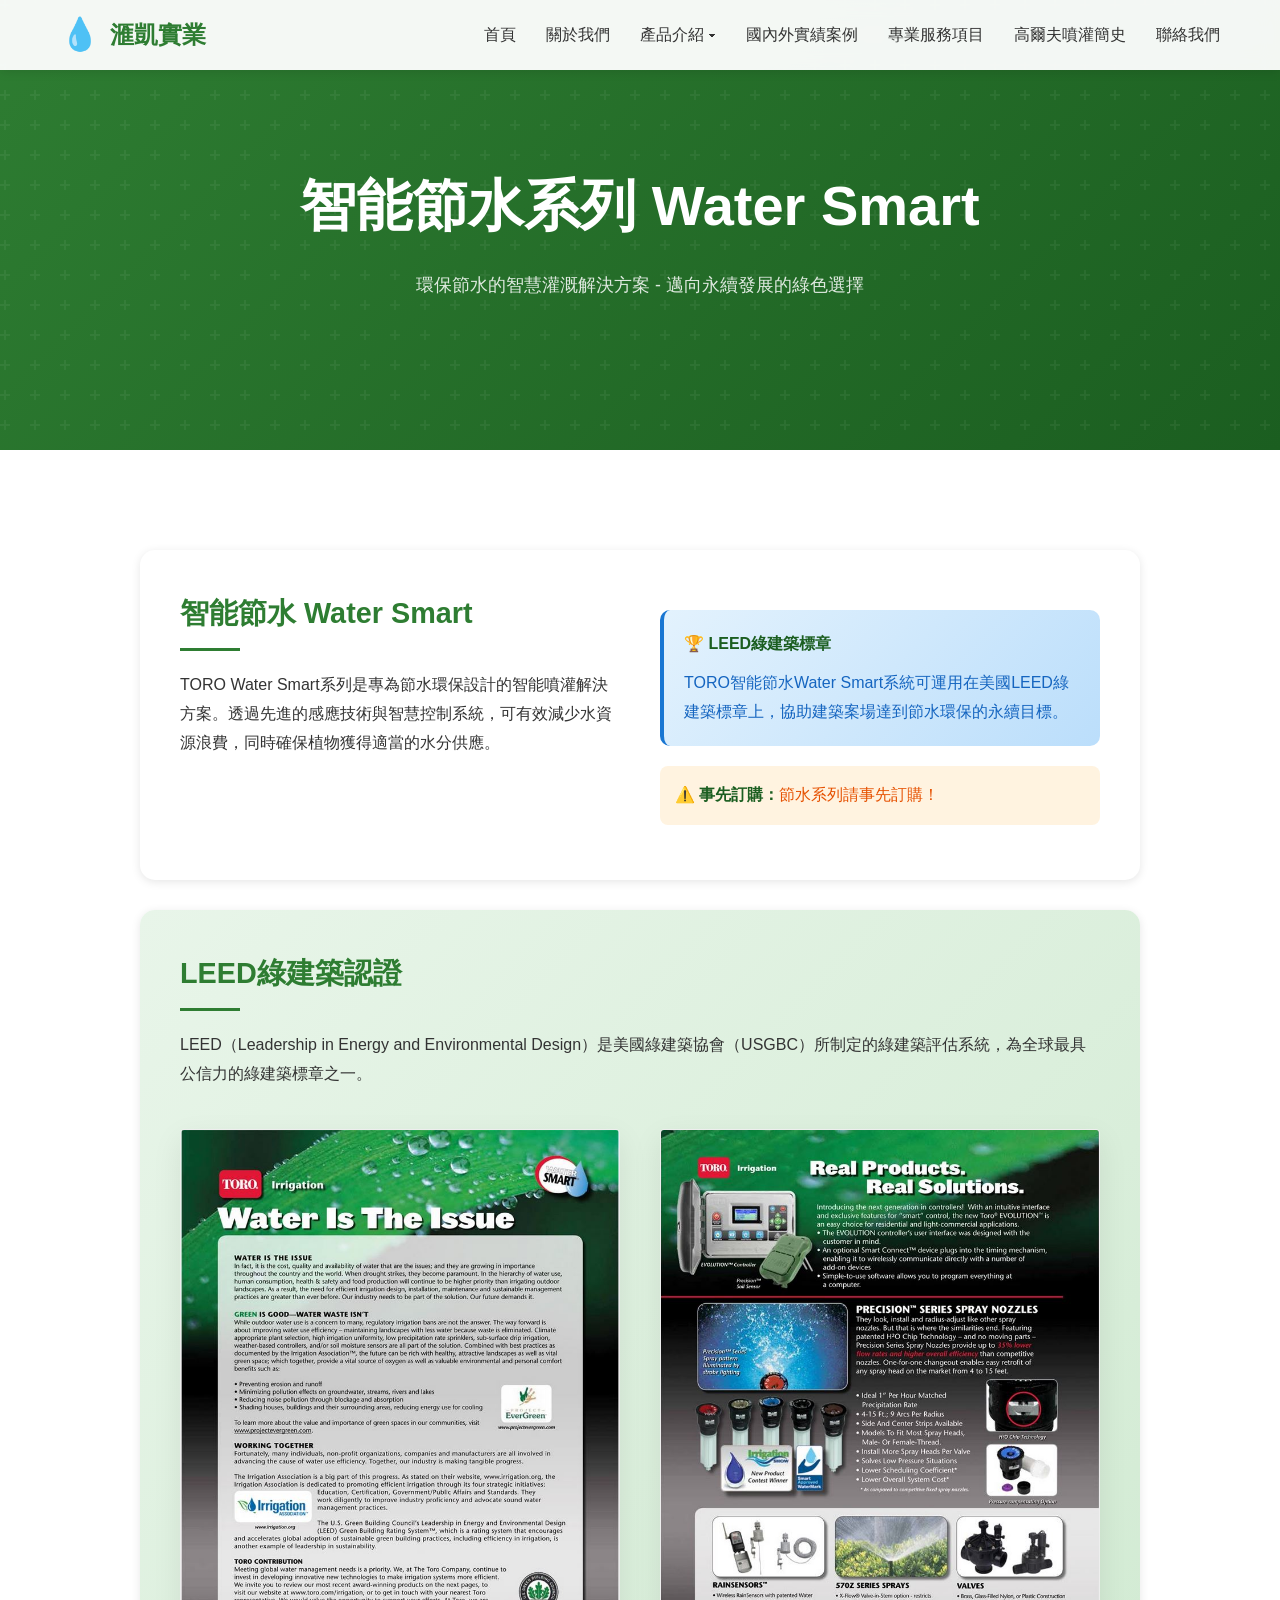
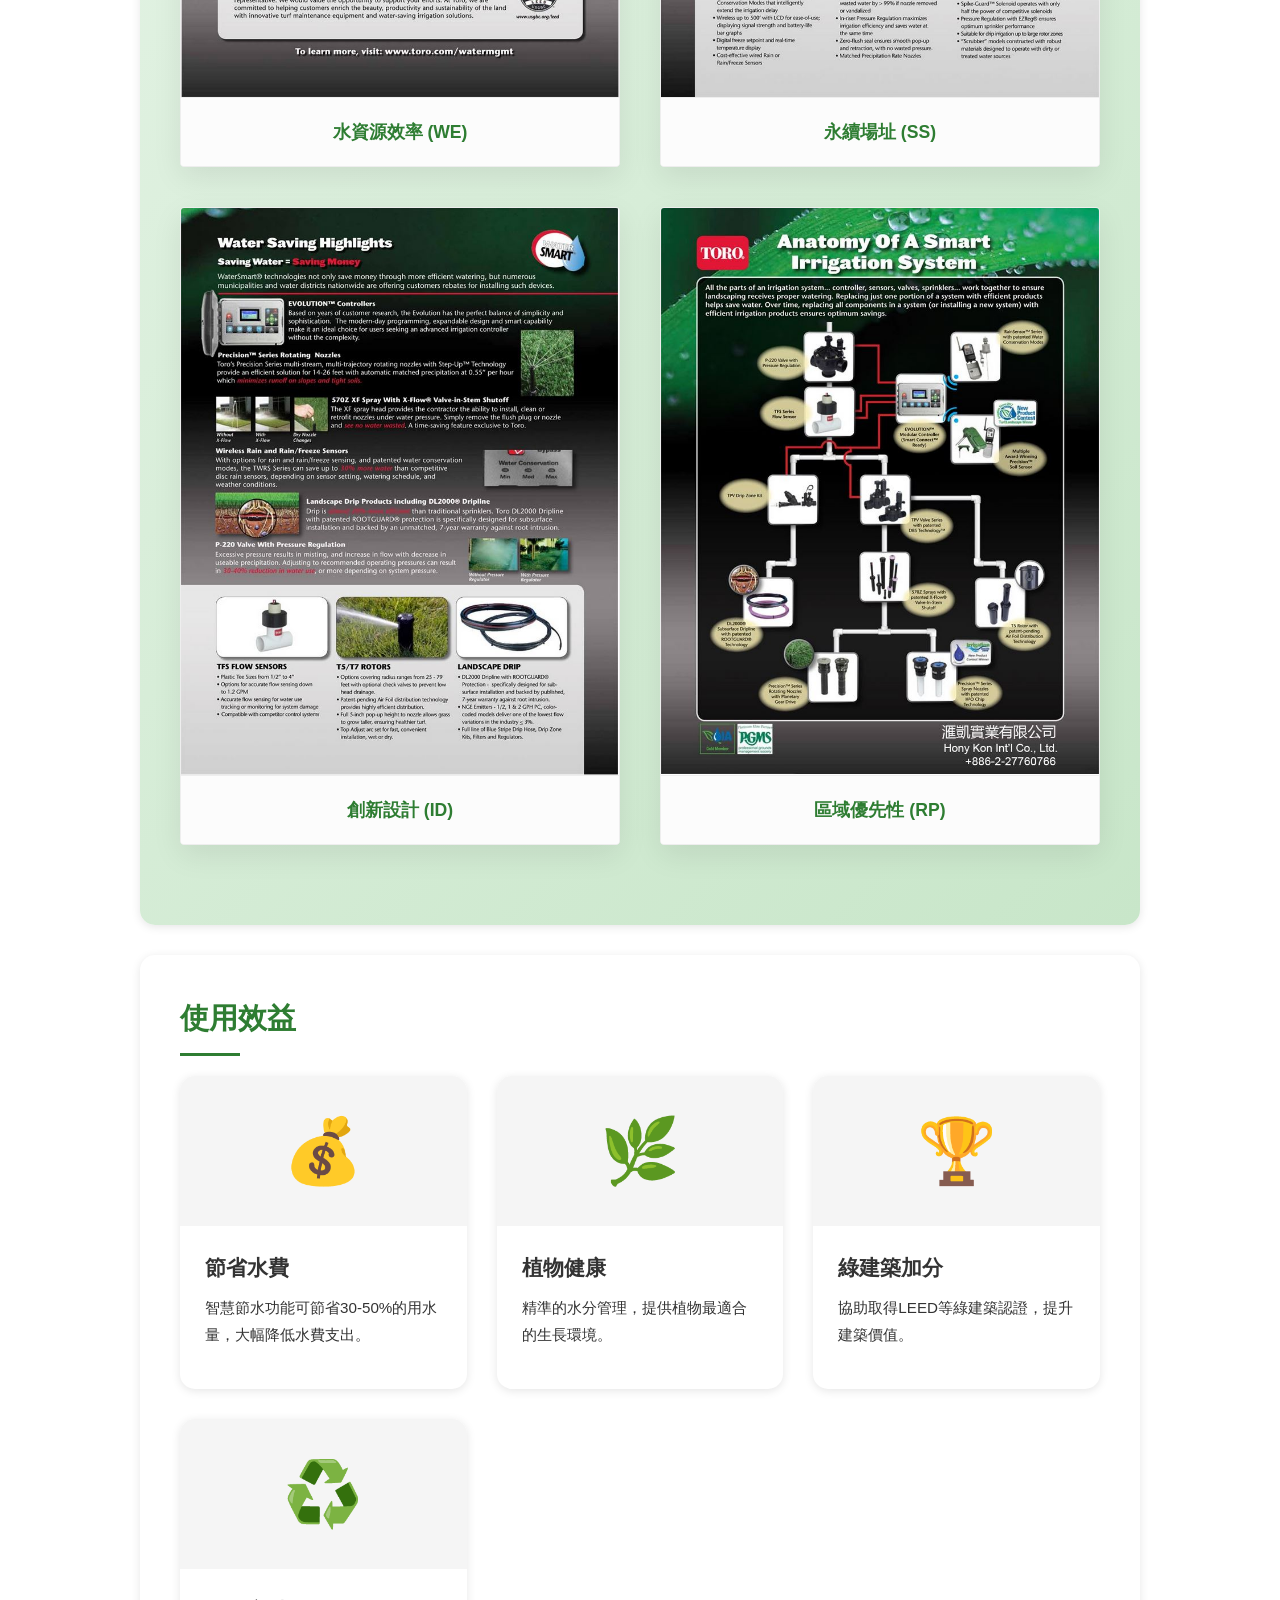
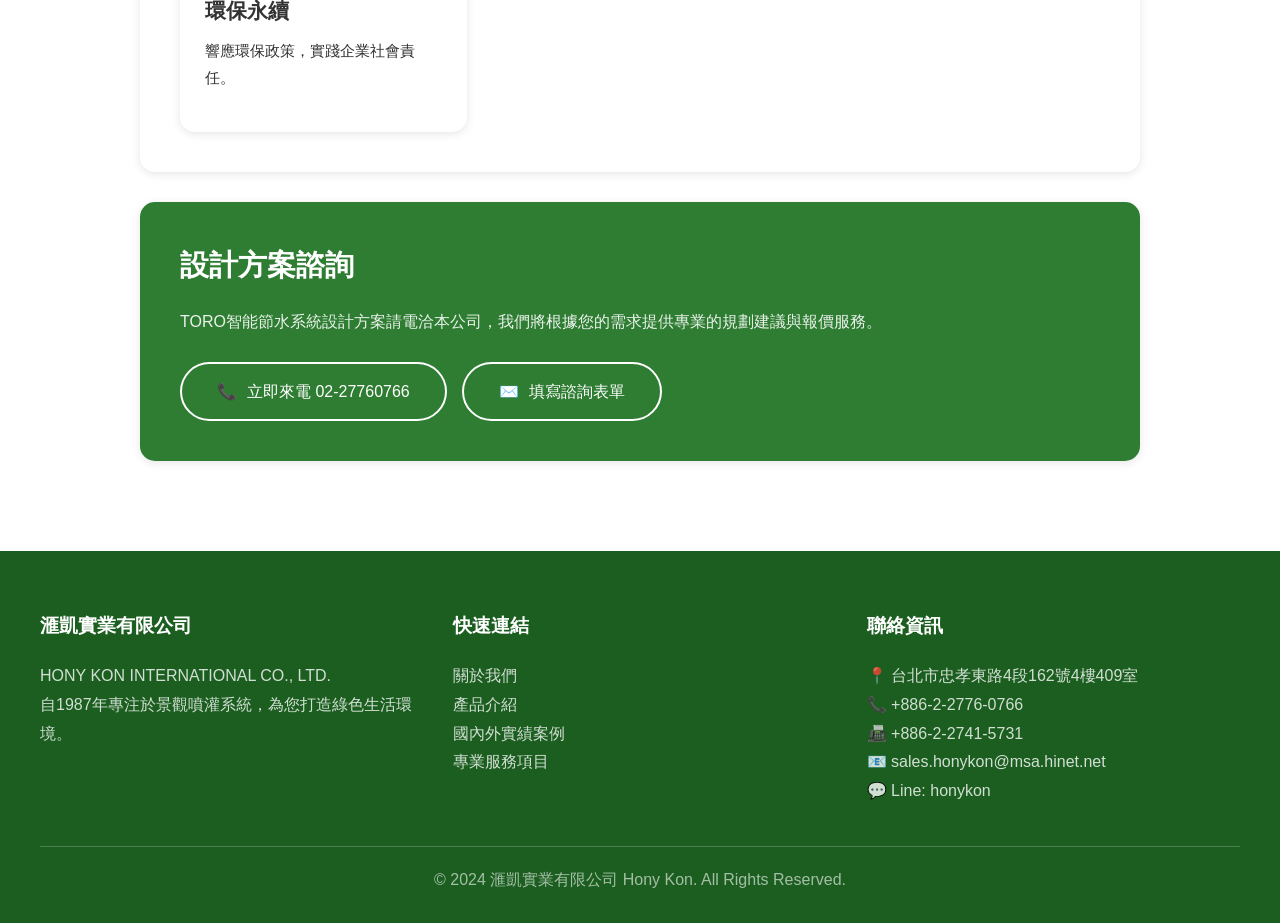
<file: water-smart.html>
<!DOCTYPE html>
<html lang="zh-TW">
<head>
    <meta charset="UTF-8">
    <meta name="viewport" content="width=device-width, initial-scale=1.0">
    <title>💧智能節水系列 Water Smart | 滙凱實業 - TORO噴灌產品</title>
    <meta name="description" content="TORO智能節水Water Smart系統，可運用在美國LEED綠建築標章上，達到節水環保的永續目標。滙凱實業代理銷售，節水系列請事先訂購。">
    <link rel="stylesheet" href="styles.css">
</head>
<body>
    <!-- Preloader -->
    <div class="preloader">
        <div class="preloader-drops">
            <div class="preloader-drop"></div>
            <div class="preloader-drop"></div>
            <div class="preloader-drop"></div>
            <div class="preloader-drop"></div>
            <div class="preloader-drop"></div>
        </div>
        <p>載入中...</p>
    </div>

    <!-- Navigation -->
    <nav class="navbar">
        <div class="nav-container">
            <a href="index.html" class="logo">
                <span class="logo-icon">💧</span>
                <span>滙凱實業</span>
            </a>
            <ul class="nav-links">
                <li><a href="index.html">首頁</a></li>
                <li><a href="about.html">關於我們</a></li>
                <li class="dropdown">
                    <a href="products.html" class="active">產品介紹 ▾</a>
                    <ul class="dropdown-menu">
                        <li class="sub-dropdown"><a href="products.html#toro">TORO 系列 ▸</a>
                            <ul class="sub-menu">
                                <li><a href="evolution-controller.html">Evolution控制器</a></li>
                                <li><a href="water-smart.html">智能節水系列 Water Smart</a></li>                                
                                <li><a href="agriculture.html">農業灌溉設備</a></li>
                            </ul>
                        </li>
                        <li><a href="products.html#rainbird">Rain Bird 系列</a></li>
                        <li><a href="products.html#hunter">Hunter 系列</a></li>
                    </ul>
                </li>
                <li><a href="portfolio.html">國內外實績案例</a></li>
                <li><a href="services.html">專業服務項目</a></li>                
                <li><a href="history.html">高爾夫噴灌簡史</a></li>
                <li><a href="contact.html">聯絡我們</a></li>
            </ul>
            <button class="mobile-menu-btn">☰</button>
        </div>
    </nav>

    <!-- Mobile Navigation -->
    <div class="mobile-nav-overlay"></div>
    <div class="mobile-nav">
        <button class="mobile-nav-close">✕</button>
        <ul class="mobile-nav-links">
            <li><a href="index.html">首頁</a></li>
            <li><a href="about.html">關於我們</a></li>
            <li class="mobile-has-sub">
                <a href="products.html">產品介紹</a>
                <ul class="mobile-sub-menu" style="list-style: none; padding-left: 20px;">
                    <li style="list-style: none;">
                        <div style="display: flex; justify-content: space-between; align-items: center; padding: 10px 0;">
                            <a href="products.html#toro" style="color: #666; text-decoration: none; flex-grow: 1;">TORO 系列</a>
                            <span class="arrow-icon-toggle" style="cursor: pointer; padding: 10px; color: #2e7d32; font-size: 0.8rem;">▼</span>
                        </div>
                        <ul class="toro-sub-items" style="display: none; list-style: none; padding-left: 15px; border-left: 2px solid #2e7d32; margin-bottom: 10px;">
                            <li><a href="evolution-controller.html" style="padding: 8px 0; display: block;">Evolution控制器</a></li>
                            <li><a href="water-smart.html" style="padding: 8px 0; display: block;">智能節水系列 Water Smart</a></li>
                            <li><a href="agriculture.html" style="padding: 8px 0; display: block;">農業灌溉設備</a></li>
                        </ul>
                    </li>
                    <li><a href="products.html#rainbird">Rain Bird 系列</a></li>
                    <li><a href="products.html#hunter">Hunter 系列</a></li>
                </ul>
            </li>
            <li><a href="portfolio.html">國內外實績案例</a></li>
			<li><a href="services.html">專業服務項目</a></li>
            <li><a href="history.html">高爾夫噴灌簡史</a></li>
            <li><a href="contact.html">聯絡我們</a></li>
        </ul>
    </div>

    <!-- Hero Section -->
    <section class="hero" style="min-height: 50vh;">
        <div class="hero-content">
            <h1>智能節水系列 Water Smart</h1>
            <p class="hero-description">環保節水的智慧灌溉解決方案 - 邁向永續發展的綠色選擇</p>
        </div>
    </section>

    <!-- Content Section -->
    <section class="content-section">
        <div class="content-wrapper">
            <!-- Product Image -->
            <div class="content-block animate-on-scroll">
                <div class="two-column">
                    <div>
                        <h2 class="section-title">智能節水 Water Smart</h2>
                        <p>TORO Water Smart系列是專為節水環保設計的智能噴灌解決方案。透過先進的感應技術與智慧控制系統，可有效減少水資源浪費，同時確保植物獲得適當的水分供應。</p>
                    </div>
                    <div>
                        <div style="margin-top: 20px; padding: 20px; background: linear-gradient(135deg, #e3f2fd 0%, #bbdefb 100%); border-radius: 10px; border-left: 4px solid #1976d2;">
                            <p style="margin: 0; color: #0d47a1;"><strong>🏆 LEED綠建築標章</strong></p>
                            <p style="margin: 10px 0 0 0; color: #1565c0;">TORO智能節水Water Smart系統可運用在美國LEED綠建築標章上，協助建築案場達到節水環保的永續目標。</p>
                        </div>
                        <p style="margin-top: 20px; padding: 15px; background: #fff3e0; border-radius: 8px; color: #e65100;">
                            <strong>⚠️ 事先訂購：</strong>節水系列請事先訂購！
                        </p>                        
                    </div>
                </div>
            </div>

            <!-- LEED Information -->
            <div class="content-block animate-on-scroll" style="background: linear-gradient(135deg, #e8f5e9 0%, #c8e6c9 100%);">
                <h2 class="section-title">LEED綠建築認證</h2>
                <p>LEED（Leadership in Energy and Environmental Design）是美國綠建築協會（USGBC）所制定的綠建築評估系統，為全球最具公信力的綠建築標章之一。</p>
                <div class="leed-full-grid">
                    <div class="leed-card">
                        <img src="assets/images/water-smart_1.jpg" alt="LEED Water Efficiency" loading="lazy">
                        <div class="leed-info">
                            <h3>水資源效率 (WE)</h3>
                        </div>
                    </div>
                    <div class="leed-card">
                        <img src="assets/images/water-smart_2.jpg" alt="LEED Sustainable Sites" loading="lazy">
                        <div class="leed-info">
                            <h3>永續場址 (SS)</h3>
                        </div>
                    </div>
                    <div class="leed-card">
                        <img src="assets/images/water-smart_3.jpg" alt="LEED Innovation" loading="lazy">
                        <div class="leed-info">
                            <h3>創新設計 (ID)</h3>
                        </div>
                    </div>
                    <div class="leed-card">
                        <img src="assets/images/water-smart_4.jpg" alt="LEED Regional Priority" loading="lazy">
                        <div class="leed-info">
                            <h3>區域優先性 (RP)</h3>
                        </div>
                    </div>
                </div>
            </div>

            <!-- Benefits -->
            <div class="content-block animate-on-scroll">
                <h2 class="section-title">使用效益</h2>
                <div class="card-grid">
                    <div class="card">
                        <div class="card-icon">💰</div>
                        <div class="card-content">
                            <h3>節省水費</h3>
                            <p>智慧節水功能可節省30-50%的用水量，大幅降低水費支出。</p>
                        </div>
                    </div>
                    <div class="card">
                        <div class="card-icon">🌿</div>
                        <div class="card-content">
                            <h3>植物健康</h3>
                            <p>精準的水分管理，提供植物最適合的生長環境。</p>
                        </div>
                    </div>
                    <div class="card">
                        <div class="card-icon">🏆</div>
                        <div class="card-content">
                            <h3>綠建築加分</h3>
                            <p>協助取得LEED等綠建築認證，提升建築價值。</p>
                        </div>
                    </div>
                    <div class="card">
                        <div class="card-icon">♻️</div>
                        <div class="card-content">
                            <h3>環保永續</h3>
                            <p>響應環保政策，實踐企業社會責任。</p>
                        </div>
                    </div>
                </div>
            </div>

            <!-- Contact CTA -->
            <div class="content-block animate-on-scroll" style="background: var(--primary); color: white;">
                <h2 style="color: white; margin-bottom: 20px;">設計方案諮詢</h2>
                <p style="color: rgba(255,255,255,0.9);">TORO智能節水系統設計方案請電洽本公司，我們將根據您的需求提供專業的規劃建議與報價服務。</p>
                <div style="margin-top: 25px; display: flex; gap: 15px; flex-wrap: wrap;">
                    <a href="tel:+886-2-2776-0766" class="btn btn-outline" style="border-color: white; color: white;">
                        <span>📞</span> 立即來電 02-27760766
                    </a>
                    <a href="contact.html" class="btn btn-outline" style="border-color: white; color: white;">
                        <span>✉️</span> 填寫諮詢表單
                    </a>
                </div>
            </div>
        </div>
    </section>

    <!-- Footer -->
    <footer class="footer">
        <div class="container">
            <div class="footer-grid">
                <div class="footer-col">
                    <h4>滙凱實業有限公司</h4>
                    <p>HONY KON INTERNATIONAL CO., LTD.</p>
                    <p>自1987年專注於景觀噴灌系統，為您打造綠色生活環境。</p>
                </div>
                <div class="footer-col">
                    <h4>快速連結</h4>
                    <p><a href="about.html">關於我們</a></p>
                    <p><a href="products.html">產品介紹</a></p>
                    <p><a href="portfolio.html">國內外實績案例</a></p>
                    <p><a href="services.html">專業服務項目</a></p>                    
                </div>
                <div class="footer-col">
                    <h4>聯絡資訊</h4>
                    <p>📍 台北市忠孝東路4段162號4樓409室</p>
                    <p>📞 +886-2-2776-0766</p>
                    <p>📠 +886-2-2741-5731</p>
                    <p>📧 sales.honykon@msa.hinet.net</p>
                    <p>💬 Line: honykon</p>
                </div>
            </div>
            <div class="footer-bottom">
                <p>© 2024 滙凱實業有限公司 Hony Kon. All Rights Reserved.</p>
            </div>
        </div>
    </footer>

    <!-- Back to Top -->
    <button class="back-to-top">↑</button>

    <script src="app.js"></script>
</body>
</html>
</file>
<file: styles.css>
/* Hony Kon Irrigation Website - Shared Styles */
:root {
    --primary: #2e7d32;
    --primary-dark: #1b5e20;
    --primary-light: #4caf50;
    --accent: #81c784;
    --text: #333;
    --text-light: #666;
    --bg: #fff;
    --bg-light: #f5f5f5;
    --shadow: 0 2px 10px rgba(0,0,0,0.1);
    --shadow-hover: 0 4px 20px rgba(0,0,0,0.15);
    --transition: all 0.3s ease;
}

* {
    margin: 0;
    padding: 0;
    box-sizing: border-box;
}

html {
    scroll-behavior: smooth;    /* Smoothly slide to the section instead of a jarring jump */
    scroll-padding-top: 80px;   /* Create an 80px "safety zone" at the top */
}

body {
    font-family: 'Microsoft JhengHei', 'PingFang TC', sans-serif;
    line-height: 1.6;
    color: var(--text);
    background: var(--bg);
}

/* Preloader */
.preloader {
    position: fixed;
    top: 0;
    left: 0;
    width: 100%;
    height: 100%;
    background: var(--bg);
    display: flex;
    flex-direction: column;
    justify-content: center;
    align-items: center;
    z-index: 9999;
    transition: opacity 0.5s ease, visibility 0.5s ease;
}

.preloader.hidden {
    opacity: 0;
    visibility: hidden;
}

.preloader-drops {
    display: flex;
    gap: 15px;
    margin-bottom: 20px;
}

.preloader-drop {
    width: 15px;
    height: 20px;
    background: var(--primary);
    border-radius: 50% 50% 50% 50% / 60% 60% 40% 40%;
    animation: drop 1s infinite;
}

.preloader-drop:nth-child(2) { animation-delay: 0.2s; }
.preloader-drop:nth-child(3) { animation-delay: 0.4s; }
.preloader-drop:nth-child(4) { animation-delay: 0.6s; }
.preloader-drop:nth-child(5) { animation-delay: 0.8s; }

@keyframes drop {
    0%, 100% { transform: translateY(0) scaleY(1); }
    50% { transform: translateY(20px) scaleY(0.8); }
}

.preloader p {
    color: var(--primary);
    font-size: 1.1rem;
}

/* Navigation */
.navbar {
    position: fixed;
    top: 0;
    left: 0;
    width: 100%;
    background: rgba(255,255,255,0.95);
    backdrop-filter: blur(10px);
    box-shadow: var(--shadow);
    z-index: 1000;
    transition: var(--transition);
}

.navbar.scrolled {
    background: rgba(255,255,255,0.98);
    box-shadow: 0 2px 20px rgba(0,0,0,0.1);
}

.nav-container {
    max-width: 1200px;
    margin: 0 auto;
    padding: 0 20px;
    display: flex;
    justify-content: space-between;
    align-items: center;
    height: 70px;
}

.logo {
    display: flex;
    align-items: center;
    gap: 10px;
    text-decoration: none;
    color: var(--primary);
    font-size: 1.5rem;
    font-weight: bold;
}

.logo-icon {
    font-size: 2rem;
}

.nav-links {
    display: flex;
    list-style: none;
    gap: 30px;
    align-items: center;
}

.nav-links a {
    text-decoration: none;
    color: var(--text);
    font-weight: 500;
    transition: var(--transition);
    position: relative;
}

.nav-links a:hover,
.nav-links a.active {
    color: var(--primary);
}

.nav-links a::after {
    content: '';
    position: absolute;
    bottom: -5px;
    left: 0;
    width: 0;
    height: 2px;
    background: var(--primary);
    transition: var(--transition);
}

.nav-links a:hover::after,
.nav-links a.active::after {
    width: 100%;
}

.dropdown {
    position: relative;
}

.dropdown-menu {
    position: absolute;
    top: 100%;
    left: 50%;
    transform: translateX(-50%) translateY(10px);
    background: white;
    box-shadow: var(--shadow-hover);
    border-radius: 8px;
    padding: 10px 0;
    min-width: 200px;
    opacity: 0;
    visibility: hidden;
    transition: var(--transition);
    list-style: none;
}

.dropdown:hover .dropdown-menu {
    opacity: 1;
    visibility: visible;
    transform: translateX(-50%) translateY(0);
}

.dropdown-menu li a {
    display: block;
    padding: 10px 20px;
    white-space: nowrap;
}

.dropdown-menu li a:hover {
    background: var(--bg-light);
}

/* Ensure the parent is the reference point for the sub-menu */
.sub-dropdown {
    position: relative;
}

/* Sub-menu styling */
.sub-menu {
    position: absolute;
    left: 100%;       /* Positions it to the right of the TORO link */
    top: -10px;       /* Aligns it slightly better with the top of the link */
    background: white;
    min-width: 220px;
    box-shadow: var(--shadow-hover);
    border-radius: 8px;
    padding: 10px 0;
    list-style: none;
    
    /* Animation: Hidden by default */
    opacity: 0;
    visibility: hidden;
    transform: translateX(10px); 
    transition: var(--transition);
    z-index: 1000;
}

/* Trigger the sub-menu when hovering over the parent LI */
.sub-dropdown:hover > .sub-menu {
    opacity: 1;
    visibility: visible;
    transform: translateX(0);
}

/* Styling for sub-menu links */
.sub-menu li a {
    display: block;
    padding: 10px 20px;
    color: var(--text);
    white-space: nowrap;
}

.sub-menu li a:hover {
    background: var(--bg-light);
    color: var(--primary);
}

/* Optional: Mobile styling - prevent the menu from flying off-screen */
@media (max-width: 768px) {
    .sub-menu {
        position: static;
        width: 100%;
        box-shadow: none;
        padding-left: 20px; /* Indent sub-items on mobile */
        background: #f9f9f9;
    }
}

.mobile-menu-btn {
    display: none;
    background: none;
    border: none;
    font-size: 1.5rem;
    cursor: pointer;
    color: var(--text);
}

/* Mobile Navigation */
.mobile-nav {
    position: fixed;
    top: 0;
    right: -100%;
    width: 80%;
    max-width: 300px;
    height: 100%;
    background: white;
    box-shadow: -5px 0 30px rgba(0,0,0,0.2);
    z-index: 1001;
    transition: var(--transition);
    padding: 80px 30px 30px;
    overflow-y: auto; 
    -webkit-overflow-scrolling: touch;
}

.mobile-nav.open {
    right: 0;
}

.mobile-nav-close {
    position: absolute;
    top: 20px;
    right: 20px;
    background: none;
    border: none;
    font-size: 1.5rem;
    cursor: pointer;
}

.mobile-nav-links {
    list-style: none;
}

.mobile-nav-links li {
    margin-bottom: 15px;
}

.mobile-nav-links a {
    text-decoration: none;
    color: var(--text);
    font-size: 1.1rem;
    display: block;
    padding: 10px 0;
    border-bottom: 1px solid #eee;
}

.mobile-nav-overlay {
    position: fixed;
    top: 0;
    left: 0;
    width: 100%;
    height: 100%;
    background: rgba(0,0,0,0.5);
    z-index: 1000;
    opacity: 0;
    visibility: hidden;
    transition: var(--transition);
}

.mobile-nav-overlay.open {
    opacity: 1;
    visibility: visible;
}

/* Hero Section */
.hero {
    min-height: 100vh;
    display: flex;
    align-items: center;
    justify-content: center;
    text-align: center;
    padding: 100px 20px 50px;
    background: linear-gradient(135deg, var(--primary) 0%, var(--primary-dark) 100%);
    color: white;
    position: relative;
    overflow: hidden;
}

.hero::before {
    content: '';
    position: absolute;
    top: 0;
    left: 0;
    width: 100%;
    height: 100%;
    background: url("data:image/svg+xml,%3Csvg width='60' height='60' viewBox='0 0 60 60' xmlns='http://www.w3.org/2000/svg'%3E%3Cg fill='none' fill-rule='evenodd'%3E%3Cg fill='%23ffffff' fill-opacity='0.05'%3E%3Cpath d='M36 34v-4h-2v4h-4v2h4v4h2v-4h4v-2h-4zm0-30V0h-2v4h-4v2h4v4h2V6h4V4h-4zM6 34v-4H4v4H0v2h4v4h2v-4h4v-2H6zM6 4V0H4v4H0v2h4v4h2V6h4V4H6z'/%3E%3C/g%3E%3C/g%3E%3C/svg%3E");
    animation: bg-move 20s linear infinite;
}

@keyframes bg-move {
    0% { transform: translate(0, 0); }
    100% { transform: translate(-60px, -60px); }
}

.hero-content {
    position: relative;
    z-index: 1;
    max-width: 800px;
}

.hero h1 {
    font-size: clamp(2rem, 5vw, 3.5rem);
    margin-bottom: 20px;
    animation: fadeInUp 0.8s ease;
}

.hero-subtitle {
    font-size: clamp(1.1rem, 2vw, 1.5rem);
    margin-bottom: 30px;
    opacity: 0.9;
    animation: fadeInUp 0.8s ease 0.2s backwards;
}

.hero-description {
    font-size: 1.1rem;
    margin-bottom: 40px;
    opacity: 0.85;
    max-width: 600px;
    margin-left: auto;
    margin-right: auto;
    animation: fadeInUp 0.8s ease 0.4s backwards;
}

.hero-buttons {
    display: flex;
    gap: 20px;
    justify-content: center;
    flex-wrap: wrap;
    animation: fadeInUp 0.8s ease 0.6s backwards;
}

.btn {
    display: inline-flex;
    align-items: center;
    gap: 10px;
    padding: 15px 35px;
    border-radius: 50px;
    text-decoration: none;
    font-weight: 500;
    transition: var(--transition);
    cursor: pointer;
    border: none;
    font-size: 1rem;
}

.btn-primary {
    background: white;
    color: var(--primary);
}

.btn-primary:hover {
    transform: translateY(-3px);
    box-shadow: 0 10px 30px rgba(0,0,0,0.2);
}

.btn-outline {
    background: transparent;
    color: white;
    border: 2px solid white;
}

.btn-outline:hover {
    background: white;
    color: var(--primary);
}

@keyframes fadeInUp {
    from {
        opacity: 0;
        transform: translateY(30px);
    }
    to {
        opacity: 1;
        transform: translateY(0);
    }
}

/* Floating Animation for Hero */
.hero-water-animation {
    position: absolute;
    bottom: 0;
    left: 0;
    width: 100%;
    height: 100px;
    background: url("data:image/svg+xml,%3Csvg xmlns='http://www.w3.org/2000/svg' viewBox='0 0 1440 320'%3E%3Cpath fill='%23ffffff' fill-opacity='0.1' d='M0,96L48,112C96,128,192,160,288,160C384,160,480,128,576,112C672,96,768,96,864,112C960,128,1056,160,1152,160C1248,160,1344,128,1392,112L1440,96L1440,320L1392,320C1344,320,1248,320,1152,320C1056,320,960,320,864,320C768,320,672,320,576,320C480,320,384,320,288,320C192,320,96,320,48,320L0,320Z'%3E%3C/path%3E%3C/svg%3E") no-repeat bottom;
    background-size: cover;
    animation: wave 8s ease-in-out infinite;
}

@keyframes wave {
    0%, 100% { transform: translateY(0); }
    50% { transform: translateY(-10px); }
}

/* Section Styles */
section {
    padding: 80px 20px;
}

.container {
    max-width: 1200px;
    margin: 0 auto;
}

.section-header {
    text-align: center;
    margin-bottom: 60px;
}

.section-header h2 {
    font-size: 2.5rem;
    color: var(--primary);
    margin-bottom: 15px;
}

.section-header p {
    color: var(--text-light);
    font-size: 1.1rem;
}

.section-title {
    font-size: 2.2rem;
    color: var(--primary);
    margin-bottom: 30px;
    position: relative;
    padding-bottom: 15px;
}

.section-title::after {
    content: '';
    position: absolute;
    bottom: 0;
    left: 0;
    width: 60px;
    height: 3px;
    background: var(--primary);
}

/* Cards */
.card-grid {
    display: grid;
    grid-template-columns: repeat(auto-fit, minmax(280px, 1fr));
    gap: 30px;
}

.card {
    background: white;
    border-radius: 15px;
    overflow: hidden;
    box-shadow: var(--shadow);
    transition: var(--transition);
    cursor: pointer;
}

.card:hover {
    transform: translateY(-10px);
    box-shadow: var(--shadow-hover);
}

.card-icon {
    height: 150px;
    display: flex;
    align-items: center;
    justify-content: center;
    font-size: 4rem;
    background: var(--bg-light);
}

.card-content {
    padding: 25px;
}

.card h3 {
    font-size: 1.3rem;
    color: var(--text);
    margin-bottom: 10px;
}

.card p {
    color: var(--text-light);
    font-size: 0.95rem;
}

.card-link {
    display: inline-flex;
    align-items: center;
    gap: 5px;
    margin-top: 15px;
    color: var(--primary);
    text-decoration: none;
    font-weight: 500;
}

.card-link:hover {
    gap: 10px;
}

/* Interactive Feature Cards */
.feature-card {
    background: white;
    border-radius: 15px;
    padding: 30px;
    box-shadow: var(--shadow);
    transition: var(--transition);
    border: 2px solid transparent;
}

.feature-card:hover {
    border-color: var(--primary);
    transform: translateY(-5px);
}

.feature-card .icon {
    width: 60px;
    height: 60px;
    background: var(--primary);
    border-radius: 12px;
    display: flex;
    align-items: center;
    justify-content: center;
    font-size: 1.8rem;
    margin-bottom: 20px;
    color: white;
}

/* Accordion */
.accordion {
    margin: 30px 0;
}

.accordion-item {
    background: white;
    border-radius: 10px;
    margin-bottom: 15px;
    overflow: hidden;
    box-shadow: var(--shadow);
}

.accordion-header {
    padding: 20px 25px;
    cursor: pointer;
    display: flex;
    justify-content: space-between;
    align-items: center;
    background: var(--bg-light);
    transition: var(--transition);
}

.accordion-header:hover {
    background: #e8f5e9;
}

.accordion-header h3 {
    font-size: 1.1rem;
    color: var(--text);
}

.accordion-header .icon {
    transition: var(--transition);
    font-size: 1.2rem;
}

.accordion-item.active .accordion-header .icon {
    transform: rotate(180deg);
}

.accordion-content {
    max-height: 0;
    overflow: hidden;
    transition: max-height 0.3s ease;
}

.accordion-item.active .accordion-content {
    max-height: 2000px;
}

.accordion-body {
    padding: 20px 25px;
    color: var(--text-light);
}

/* Sub-Accordion */
.sub-accordion-item {
    border-top: 1px solid #eee;
}

.sub-accordion-header {
    padding: 15px 20px;
    cursor: pointer;
    display: flex;
    justify-content: space-between;
    align-items: center;
    background: #fafafa;
    transition: var(--transition);
}

.sub-accordion-header .sub-accordion-text {
    flex: 1;
}

.sub-accordion-header:hover {
    background: #f1f1f1;
}

.sub-accordion-header .icon {
    transition: var(--transition);
}

.sub-accordion-item.active .icon {
    transform: rotate(180deg);
}

.sub-accordion-content {
    max-height: 0;
    overflow: hidden;
    transition: max-height 0.3s ease;
    padding: 0 20px;
}

.sub-accordion-item.active .sub-accordion-content {
    max-height: 2000px;
    padding: 10px 20px;
}

/* Container for the 10 images */
.product-gallery {
    display: grid;
    grid-template-columns: repeat(auto-fill, minmax(150px, 1fr)); /* Responsive columns */
    gap: 15px;
    padding: 15px 0;
}

.gallery-item {
    text-align: center;
    border: 1px solid #eee;
    border-radius: 8px;
    padding: 10px;
    background: #f9f9f9;
    transition: transform 0.3s ease;
}

.gallery-item:hover {
    transform: translateY(-5px); /* Subtle lift effect */
}

.gallery-item img {
    width: 100%;
    height: auto;
    border-radius: 4px;
    display: block;
}

.gallery-item span {
    font-size: 0.8rem;
    color: #666;
    display: block;
    margin-top: 8px;
}

/* Timeline */
.timeline {
    position: relative;
    padding: 20px 0;
}

.timeline::before {
    content: '';
    position: absolute;
    left: 50%;
    transform: translateX(-50%);
    width: 3px;
    height: 100%;
    background: var(--accent);
}

.timeline-item {
    display: flex;
    justify-content: flex-end;
    padding-right: 50%;
    position: relative;
    margin-bottom: 30px;
}

.timeline-item:nth-child(even) {
    justify-content: flex-start;
    padding-right: 0;
    padding-left: 50%;
}

.timeline-dot {
    position: absolute;
    left: 50%;
    transform: translateX(-50%);
    width: 20px;
    height: 20px;
    background: var(--primary);
    border-radius: 50%;
    border: 4px solid white;
    box-shadow: var(--shadow);
}

.timeline-content {
    background: white;
    padding: 20px;
    border-radius: 10px;
    box-shadow: var(--shadow);
    max-width: 400px;
    margin: 0 20px;
}

.timeline-year {
    color: var(--primary);
    font-weight: bold;
    margin-bottom: 5px;
}

/* Product Cards */
.product-card {
    background: white;
    border-radius: 15px;
    overflow: hidden;
    box-shadow: var(--shadow);
    transition: var(--transition);
}

.product-card:hover {
    transform: translateY(-5px);
    box-shadow: var(--shadow-hover);
}

.product-image {
    height: 200px;
    background: linear-gradient(135deg, #e8f5e9 0%, #c8e6c9 100%);
    display: flex;
    align-items: center;
    justify-content: center;
    font-size: 4rem;
}

.product-info {
    padding: 25px;
}

.product-info h3 {
    color: var(--primary);
    margin-bottom: 10px;
}

.product-specs {
    list-style: none;
    margin-top: 15px;
}

.product-specs li {
    padding: 5px 0;
    color: var(--text-light);
    border-bottom: 1px solid #eee;
}

.product-specs li:last-child {
    border-bottom: none;
}

/* Portfolio Grid */
.portfolio-grid {
    display: grid;
    grid-template-columns: repeat(auto-fill, minmax(300px, 1fr));
    gap: 25px;
}

.portfolio-item {
    position: relative;
    border-radius: 15px;
    overflow: hidden;
    box-shadow: var(--shadow);
    cursor: pointer;
    height: 250px;
    background: var(--bg-light);
}

.portfolio-item-content {
    padding: 25px;
    height: 100%;
    display: flex;
    flex-direction: column;
    justify-content: flex-end;
    background: linear-gradient(to top, rgba(0,0,0,0.8) 0%, transparent 100%);
    color: white;
}

.portfolio-item h4 {
    font-size: 1.2rem;
    margin-bottom: 5px;
}

.portfolio-item p {
    font-size: 0.9rem;
    opacity: 0.8;
}

.portfolio-item::before {
    content: '';
    position: absolute;
    top: 0;
    left: 0;
    width: 100%;
    height: 100%;
    background: var(--primary);
    opacity: 0;
    transition: var(--transition);
}

.portfolio-item:hover::before {
    opacity: 0.1;
}

/* Portfolio Filter */
.portfolio-filters {
    display: flex;
    gap: 10px;
    justify-content: center;
    margin-bottom: 40px;
    flex-wrap: wrap;
}

.filter-btn {
    padding: 10px 25px;
    border: 2px solid var(--primary);
    background: transparent;
    color: var(--primary);
    border-radius: 25px;
    cursor: pointer;
    transition: var(--transition);
    font-size: 0.95rem;
}

.filter-btn:hover,
.filter-btn.active {
    background: var(--primary);
    color: white;
}

/* Contact Section */
.contact-section {
    background: var(--primary);
    color: white;
    padding: 80px 20px;
}

.contact-grid {
    display: grid;
    grid-template-columns: repeat(auto-fit, minmax(250px, 1fr));
    gap: 40px;
}

.contact-item {
    text-align: center;
}

.contact-item .icon {
    font-size: 2.5rem;
    margin-bottom: 15px;
}

.contact-item h3 {
    margin-bottom: 10px;
}

.contact-item p {
    opacity: 0.9;
}

.contact-item a {
    color: white;
    text-decoration: none;
}

/* Quick Contact Form */
.contact-form {
    background: white;
    padding: 40px;
    border-radius: 15px;
    box-shadow: var(--shadow);
    margin-top: 40px;
}

.form-group {
    margin-bottom: 20px;
}

.form-group label {
    display: block;
    margin-bottom: 8px;
    color: var(--text);
    font-weight: 500;
}

.form-group input,
.form-group textarea {
    width: 100%;
    padding: 12px 15px;
    border: 2px solid #e0e0e0;
    border-radius: 8px;
    font-size: 1rem;
    transition: var(--transition);
    font-family: inherit;
}

.form-group input:focus,
.form-group textarea:focus {
    outline: none;
    border-color: var(--primary);
}

.form-group textarea {
    resize: vertical;
    min-height: 120px;
}

/* Footer */
.footer {
    background: var(--primary-dark);
    color: white;
    padding: 60px 20px 30px;
}

.footer-grid {
    display: grid;
    grid-template-columns: repeat(auto-fit, minmax(250px, 1fr));
    gap: 40px;
    margin-bottom: 40px;
}

.footer-col h4 {
    margin-bottom: 20px;
    font-size: 1.2rem;
}

.footer-col p,
.footer-col a {
    color: rgba(255,255,255,0.8);
    text-decoration: none;
    line-height: 1.8;
}

.footer-col a:hover {
    color: white;
}

.footer-bottom {
    border-top: 1px solid rgba(255,255,255,0.2);
    padding-top: 20px;
    text-align: center;
    color: rgba(255,255,255,0.6);
}

/* Back to Top Button */
.back-to-top {
    position: fixed;
    bottom: 30px;
    right: 30px;
    width: 50px;
    height: 50px;
    background: var(--primary);
    color: white;
    border: none;
    border-radius: 50%;
    cursor: pointer;
    display: flex;
    align-items: center;
    justify-content: center;
    font-size: 1.2rem;
    box-shadow: var(--shadow-hover);
    opacity: 0;
    visibility: hidden;
    transition: var(--transition);
    z-index: 999;
}

.back-to-top.visible {
    opacity: 1;
    visibility: visible;
}

.back-to-top:hover {
    transform: translateY(-5px);
    background: var(--primary-dark);
}

/* Animation Classes */
.animate-on-scroll {
    opacity: 0;
    transform: translateY(30px);
    transition: opacity 0.6s ease, transform 0.6s ease;
}

.animate-on-scroll.animated {
    opacity: 1;
    transform: translateY(0);
}

/* Content Sections */
.content-section {
    padding: 100px 20px 60px;
    min-height: 100vh;
}

.content-wrapper {
    max-width: 1000px;
    margin: 0 auto;
}

.content-block {
    background: white;
    border-radius: 15px;
    padding: 40px;
    margin-bottom: 30px;
    box-shadow: var(--shadow);
}

.content-block h2 {
    color: var(--primary);
    margin-bottom: 20px;
    font-size: 1.8rem;
}

.content-block p {
    color: var(--text);
    margin-bottom: 15px;
    line-height: 1.8;
}

.content-block ul {
    padding-left: 25px;
    margin: 15px 0;
}

.content-block li {
    margin-bottom: 10px;
    color: var(--text);
}

.content-block strong {
    color: var(--primary-dark);
}

/* Two Column Layout */
.two-column {
    display: grid;
    grid-template-columns: 1fr 1fr;
    gap: 40px;
    align-items: start;
}

@media (max-width: 768px) {
    .two-column {
        grid-template-columns: 1fr;
    }
}

/* Image Placeholder with Animation */
.image-placeholder {
    background: linear-gradient(135deg, #e8f5e9 0%, #c8e6c9 100%);
    border-radius: 40px;
    min-height: 50px;
    display: flex;
    align-items: center;
    justify-content: center;
    font-size: 5rem;
    position: relative;
    overflow: hidden;
}

.image-placeholder::before {
    content: '';
    position: absolute;
    width: 200%;
    height: 200%;
    background: linear-gradient(45deg, transparent 30%, rgba(255,255,255,0.3) 50%, transparent 70%);
    animation: shimmer 3s infinite;
}

@keyframes shimmer {
    0% { transform: translateX(-100%) translateY(-100%); }
    100% { transform: translateX(100%) translateY(100%); }
}

/* Counter Animation */
.counter {
    font-size: 3rem;
    font-weight: bold;
    color: var(--primary);
}

.counter-label {
    color: var(--text-light);
    font-size: 1rem;
}

/* Stats Section */
.stats-grid {
    display: grid;
    grid-template-columns: repeat(auto-fit, minmax(200px, 1fr));
    gap: 30px;
    margin: 40px 0;
}

.stat-card {
    text-align: center;
    padding: 30px;
    background: white;
    border-radius: 15px;
    box-shadow: var(--shadow);
}

/* Loading Spinner */
.spinner {
    width: 40px;
    height: 40px;
    border: 4px solid var(--bg-light);
    border-top-color: var(--primary);
    border-radius: 50%;
    animation: spin 1s linear infinite;
}

@keyframes spin {
    to { transform: rotate(360deg); }
}

/* Toast Notification */
.toast {
    position: fixed;
    bottom: 30px;
    left: 50%;
    transform: translateX(-50%) translateY(100px);
    background: var(--primary);
    color: white;
    padding: 15px 30px;
    border-radius: 50px;
    box-shadow: var(--shadow-hover);
    z-index: 10000;
    opacity: 0;
    transition: var(--transition);
}

.toast.show {
    transform: translateX(-50%) translateY(0);
    opacity: 1;
}

/* Responsive Design */
@media (max-width: 768px) {
    .nav-links {
        display: none;
    }
    
    .mobile-menu-btn {
        display: block;
    }
    
    .hero h1 {
        font-size: 2rem;
    }
    
    .hero-buttons {
        flex-direction: column;
        align-items: center;
    }
    
    .btn {
        width: 100%;
        justify-content: center;
    }
    
    .timeline::before {
        left: 20px;
    }
    
    .timeline-item,
    .timeline-item:nth-child(even) {
        padding-left: 60px;
        padding-right: 0;
        justify-content: flex-start;
    }
    
    .timeline-dot {
        left: 10px;
        transform: none;
    }
    
    section {
        padding: 60px 20px;
    }
    
    .section-header h2 {
        font-size: 1.8rem;
    }
    
    .content-block {
        padding: 25px;
    }
}

/* Print Styles */
@media print {
    .navbar, .back-to-top, .preloader, .mobile-menu-btn {
        display: none !important;
    }
    
    .hero {
        min-height: auto;
        padding: 40px 20px;
    }
    
    section {
        padding: 30px 20px;
    }
}

/* Container for the 4 images */
.leed-full-grid {
    display: grid;
    grid-template-columns: repeat(2, 1fr); /* 2x2 Grid */
    gap: 40px; /* Generous spacing for large images */
    margin: 40px 0;
}

/* Individual Card Styling */
.leed-card {
    background: #fff;
    border-radius: 4px; /* Sharper corners for a professional 'document' look */
    box-shadow: 0 10px 30px rgba(0,0,0,0.08);
    overflow: hidden;
    transition: transform 0.3s ease, box-shadow 0.3s ease;
    border: 1px solid #eee;
}

.leed-card:hover {
    transform: translateY(-10px);
    box-shadow: 0 15px 45px rgba(0,0,0,0.15);
}

/* Force Letter Size Aspect Ratio (1:1.414) */
.leed-card img {
    width: 100%;
    aspect-ratio: 8.5 / 11; /* Letter size ratio */
    object-fit: cover;
    display: block;
    cursor: zoom-in; /* Hint for your Lightbox */
}

.leed-info {
    padding: 20px;
    text-align: center;
    background: #fcfcfc;
    border-top: 1px solid #eee;
}

.leed-info h3 {
    margin: 0;
    font-size: 1.1rem;
    color: #2e7d32; /* Match your green theme */
}

/* Mobile: Stack them 1-by-1 */
@media (max-width: 768px) {
    .leed-full-grid {
        grid-template-columns: 1fr;
        gap: 30px;
    }
}

/* Mobile Navigation Sub-menu styling */
.mobile-sub-menu {
    background: #fdfdfd;
    margin-bottom: 15px;
}

.mobile-sub-menu li a {
    color: #444 !important;
    font-size: 0.95rem !important;
    padding: 8px 0 !important;
}

/* Vertical line to visually group the sub-items */
.mobile-sub-menu ul {
    border-left: 2px solid var(--primary, #2e7d32);
    margin-left: 5px;
}

/* Style for the Toro sub-items */
.toro-sub-items li a {
    font-size: 0.9rem !important;
    padding: 8px 0 !important;
    color: #555 !important;
}

/* Rotation animation for the arrow */
.arrow-icon.open {
    transform: rotate(180deg);
}
</file>
